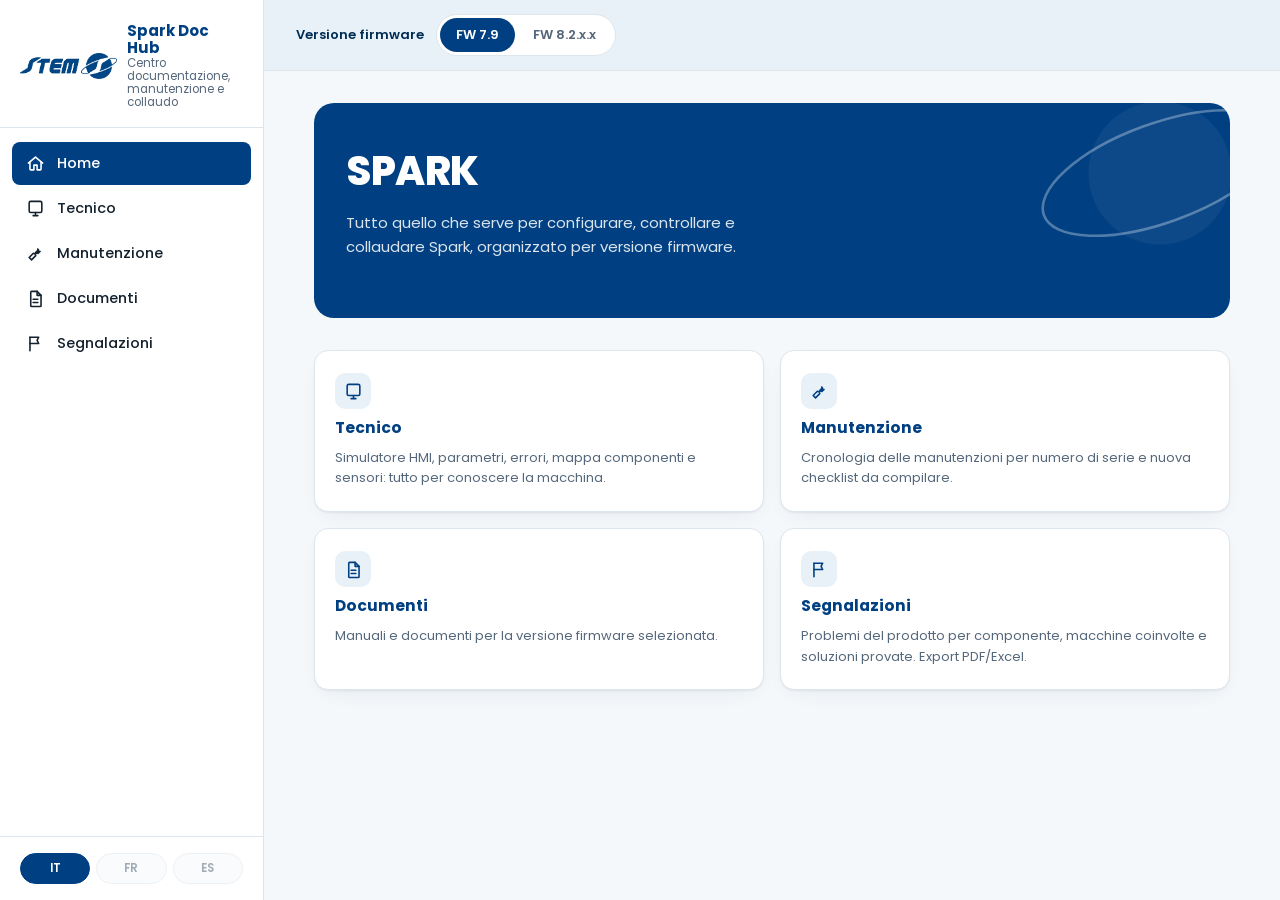
<file: index.html>
<!DOCTYPE html>
<html lang="it">
<head>
<meta charset="UTF-8">
<meta name="viewport" content="width=device-width, initial-scale=1.0, viewport-fit=cover">
<title>Spark Doc Hub — STEM</title>
<link rel="manifest" href="manifest.json">
<meta name="theme-color" content="#004682">
<link rel="icon" href="assets/icons/app/favicon.ico">
<link rel="icon" type="image/png" sizes="32x32" href="assets/icons/app/favicon-32.png">
<link rel="icon" type="image/png" sizes="16x16" href="assets/icons/app/favicon-16.png">
<link rel="apple-touch-icon" href="assets/icons/app/apple-touch-icon.png">
<meta name="apple-mobile-web-app-capable" content="yes">
<meta name="apple-mobile-web-app-status-bar-style" content="default">
<meta name="apple-mobile-web-app-title" content="Spark">
<link rel="stylesheet" href="css/style.css">
</head>
<body>

<div class="drawer-backdrop" id="drawerBackdrop"></div>

<div class="app-shell" id="appShell">

  <!-- SIDEBAR (desktop) / DRAWER (mobile) -->
  <aside class="sidebar" id="sidebar">
    <div class="sidebar-brand">
      <img src="assets/logo-stem.png" alt="STEM">
      <div class="brand-text">
        <strong data-i18n="appName">Spark Doc Hub</strong>
        <span data-i18n="tagline">Centro documentazione, checklist e collaudo</span>
      </div>
    </div>

    <nav class="sidebar-nav" id="sidebarNav">
      <button class="nav-item active" data-view="home">
        <span class="nav-icon">
          <svg viewBox="0 0 24 24" fill="none" stroke="currentColor" stroke-width="2" stroke-linecap="round" stroke-linejoin="round"><path d="M3 11.5 12 4l9 7.5"/><path d="M5 10v9a1 1 0 0 0 1 1h4v-6h4v6h4a1 1 0 0 0 1-1v-9"/></svg>
        </span>
        <span data-i18n="nav_home">Home</span>
      </button>
      <button class="nav-item" data-view="simulator" id="navSimulator">
        <span class="nav-icon">
          <svg viewBox="0 0 24 24" fill="none" stroke="currentColor" stroke-width="2" stroke-linecap="round" stroke-linejoin="round"><rect x="4" y="3" width="16" height="14" rx="2"/><path d="M9 21h6M12 17v4"/></svg>
        </span>
        <span data-i18n="nav_simulator">Simulatore</span>
      </button>
      <button class="nav-item" data-view="checklist">
        <span class="nav-icon">
          <svg viewBox="0 0 24 24" fill="none" stroke="currentColor" stroke-width="2" stroke-linecap="round" stroke-linejoin="round"><path d="M14.7 6.3a4 4 0 0 1-5.4 5.4L4 17l3 3 5.3-5.3a4 4 0 0 1 5.4-5.4l-2.6 2.6-2-2 2.6-2.6Z"/></svg>
        </span>
        <span data-i18n="nav_checklist">Manutenzione</span>
      </button>
      <button class="nav-item" data-view="documents">
        <span class="nav-icon">
          <svg viewBox="0 0 24 24" fill="none" stroke="currentColor" stroke-width="2" stroke-linecap="round" stroke-linejoin="round"><path d="M7 3h7l5 5v13a1 1 0 0 1-1 1H7a1 1 0 0 1-1-1V4a1 1 0 0 1 1-1Z"/><path d="M14 3v5h5"/><path d="M9 13h6M9 17h6"/></svg>
        </span>
        <span data-i18n="nav_documents">Documenti</span>
      </button>
      <button class="nav-item" data-view="issues">
        <span class="nav-icon">
          <svg viewBox="0 0 24 24" fill="none" stroke="currentColor" stroke-width="2" stroke-linecap="round" stroke-linejoin="round"><path d="M5 21V4"/><path d="M5 4h11l-2 4 2 4H5"/></svg>
        </span>
        <span data-i18n="nav_issues">Segnalazioni</span>
      </button>
    </nav>

    <div class="sidebar-footer">
      <div class="lang-switch" id="langSwitch">
        <button class="lang-pill active" data-lang="it">IT</button>
        <button class="lang-pill" data-lang="fr" disabled title="Presto disponibile">FR</button>
        <button class="lang-pill" data-lang="es" disabled title="Presto disponibile">ES</button>
      </div>
    </div>
  </aside>

  <!-- MAIN -->
  <div class="main">

    <div class="topbar">
      <button class="icon-btn" id="menuToggle" aria-label="Apri menu">
        <svg viewBox="0 0 24 24" fill="none" stroke="currentColor" stroke-width="2" stroke-linecap="round" stroke-linejoin="round"><path d="M4 6h16M4 12h16M4 18h16"/></svg>
      </button>
      <div class="topbar-brand">
        <img src="assets/logo-stem.png" alt="STEM">
        <strong data-i18n="appName">Spark Doc Hub</strong>
      </div>
      <div style="width:40px;"></div>
    </div>

    <div class="fw-bar">
      <span class="fw-label" data-i18n="fw_label">Versione firmware</span>
      <div class="fw-switch" id="fwSwitch"></div>
    </div>

    <div class="content">

      <!-- HOME -->
      <section class="view active" id="view-home">
        <div class="hero">
          <svg class="hero-orbit" viewBox="0 0 200 200" fill="none">
            <ellipse cx="100" cy="100" rx="95" ry="38" stroke="rgba(255,255,255,0.35)" stroke-width="2" transform="rotate(-20 100 100)"/>
            <circle cx="100" cy="100" r="55" fill="rgba(255,255,255,0.06)"/>
          </svg>
          <h1>SPARK</h1>
          <p data-i18n="home_intro">Tutto quello che serve per configurare, controllare e collaudare Spark, organizzato per versione firmware.</p>
        </div>

        <div class="module-grid">
          <button class="module-card" data-goto="simulator" id="cardSimulator">
            <span class="module-icon"><svg viewBox="0 0 24 24" fill="none" stroke="currentColor" stroke-width="2" stroke-linecap="round" stroke-linejoin="round"><rect x="4" y="3" width="16" height="14" rx="2"/><path d="M9 21h6M12 17v4"/></svg></span>
            <h3 data-i18n="nav_simulator">Simulatore</h3>
            <p data-i18n="sim_card_desc">Naviga il pannello Spark come sul dispositivo reale e fai pratica.</p>
          </button>
          <button class="module-card" data-goto="checklist">
            <span class="module-icon"><svg viewBox="0 0 24 24" fill="none" stroke="currentColor" stroke-width="2" stroke-linecap="round" stroke-linejoin="round"><path d="M14.7 6.3a4 4 0 0 1-5.4 5.4L4 17l3 3 5.3-5.3a4 4 0 0 1 5.4-5.4l-2.6 2.6-2-2 2.6-2.6Z"/></svg></span>
            <h3 data-i18n="nav_checklist">Manutenzione</h3>
            <p data-i18n="maint_card_desc">Cronologia delle manutenzioni per numero di serie e nuova checklist da compilare.</p>
          </button>
          <button class="module-card" data-goto="documents">
            <span class="module-icon"><svg viewBox="0 0 24 24" fill="none" stroke="currentColor" stroke-width="2" stroke-linecap="round" stroke-linejoin="round"><path d="M7 3h7l5 5v13a1 1 0 0 1-1 1H7a1 1 0 0 1-1-1V4a1 1 0 0 1 1-1Z"/><path d="M14 3v5h5"/><path d="M9 13h6M9 17h6"/></svg></span>
            <h3 data-i18n="nav_documents">Documenti</h3>
            <p>Manuali e documenti per la versione firmware selezionata.</p>
          </button>
          <button class="module-card" data-goto="issues">
            <span class="module-icon"><svg viewBox="0 0 24 24" fill="none" stroke="currentColor" stroke-width="2" stroke-linecap="round" stroke-linejoin="round"><path d="M5 21V4"/><path d="M5 4h11l-2 4 2 4H5"/></svg></span>
            <h3 data-i18n="nav_issues">Segnalazioni</h3>
            <p>Problemi del prodotto per componente, macchine coinvolte e soluzioni provate. Export PDF/Excel.</p>
          </button>
        </div>
      </section>

      <!-- SIMULATORE -->
      <section class="view" id="view-simulator">
        <div class="view-header">
          <h2 data-i18n="nav_simulator">Simulatore</h2>
        </div>

        <div class="global-search-box" id="globalSearchBox">
          <svg viewBox="0 0 24 24" fill="none" stroke="currentColor" stroke-width="2" stroke-linecap="round" stroke-linejoin="round"><circle cx="11" cy="11" r="7"/><path d="m21 21-4.3-4.3"/></svg>
          <input type="text" id="globalSearch" data-i18n-placeholder="global_search_placeholder" placeholder="Cerca un errore (codice o parola) o un parametro…" autocomplete="off">
          <div class="global-search-results" id="globalSearchResults"></div>
        </div>

        <div class="sim-mode-switch" id="simModeSwitch">
          <button class="sim-mode-pill active" data-sim-mode="panel">
            <span class="sim-mode-icon"><svg viewBox="0 0 24 24" fill="none" stroke="currentColor" stroke-width="2" stroke-linecap="round" stroke-linejoin="round"><rect x="3" y="4" width="18" height="12" rx="2"/><path d="M8 20h8M12 16v4"/></svg></span>
            <span data-i18n="sim_mode_panel">Simulatore HMI</span>
          </button>
          <button class="sim-mode-pill" data-sim-mode="components">
            <span class="sim-mode-icon"><svg viewBox="0 0 24 24" fill="none" stroke="currentColor" stroke-width="2" stroke-linecap="round" stroke-linejoin="round"><circle cx="12" cy="12" r="3"/><path d="M12 2v3M12 19v3M4.2 4.2l2.1 2.1M17.7 17.7l2.1 2.1M2 12h3M19 12h3M4.2 19.8l2.1-2.1M17.7 6.3l2.1-2.1"/></svg></span>
            <span data-i18n="sim_mode_components">Componenti</span>
          </button>
          <button class="sim-mode-pill" data-sim-mode="params">
            <span class="sim-mode-icon"><svg viewBox="0 0 24 24" fill="none" stroke="currentColor" stroke-width="2" stroke-linecap="round" stroke-linejoin="round"><path d="M4 6h16M4 12h16M4 18h16"/><circle cx="8" cy="6" r="1.5" fill="currentColor" stroke="none"/><circle cx="15" cy="12" r="1.5" fill="currentColor" stroke="none"/><circle cx="10" cy="18" r="1.5" fill="currentColor" stroke="none"/></svg></span>
            <span data-i18n="sim_mode_params">Parametri</span>
          </button>
          <button class="sim-mode-pill" data-sim-mode="errors">
            <span class="sim-mode-icon"><svg viewBox="0 0 24 24" fill="none" stroke="currentColor" stroke-width="2" stroke-linecap="round" stroke-linejoin="round"><path d="M12 3 2 20h20L12 3Z"/><path d="M12 10v4M12 17h.01"/></svg></span>
            <span data-i18n="sim_mode_errors">Errori</span>
          </button>
          <button class="sim-mode-pill" data-sim-mode="diagnostic">
            <span class="sim-mode-icon"><svg viewBox="0 0 24 24" fill="none" stroke="currentColor" stroke-width="2" stroke-linecap="round" stroke-linejoin="round"><path d="M3 12h4l3-8 4 16 3-8h4"/></svg></span>
            <span data-i18n="sim_mode_diagnostic">Diagnostica</span>
          </button>
        </div>

                <!-- Modalità: Simulatore HMI -->
        <div id="simPanelMode">
          <p class="map-intro" data-i18n="sim_panel_intro">Riproduce lo schermo del pannello Spark: naviga i menu come sul dispositivo reale.</p>
          <div class="access-card" id="accessLevels"></div>

          <div class="sim-fw-lock" id="simFwLock">
            <p data-i18n="sim_locked_msg">Il simulatore è disponibile solo con firmware 8.2.x.x selezionato in alto.</p>
          </div>

          <div class="device-wrap" id="simDeviceWrap">
            <div class="device-frame">
              <div class="device-notch">Spark</div>
              <div class="device-screen" id="deviceScreen"></div>
            </div>
          </div>
        </div>

        <!-- Sotto-sezioni di Componenti: Elenco / Mappa -->
        <div class="comp-sub-switch" id="compSubSwitch" style="display:none;">
          <button class="comp-sub-pill active" data-sub-mode="components" data-i18n="comp_sub_list">Elenco</button>
          <button class="comp-sub-pill" data-sub-mode="map" data-i18n="comp_sub_map">Mappa</button>
        </div>

        <!-- Modalità: Mappa Componenti (sotto-sezione di Componenti) -->
        <div id="simMapMode" style="display:none;">
          <p class="map-intro" data-i18n="map_intro">Scegli una vista, poi muoviti con le dita (o il mouse) e tocca un'etichetta per vederne il significato.</p>
          <div class="map-view-switch" id="mapViewSwitch"></div>
          <div class="map-viewport" id="mapViewport">
            <div class="map-canvas" id="mapCanvas">
              <img id="mapImage" alt="" draggable="false">
              <div id="mapHotspots"></div>
            </div>
          </div>
          <div class="map-zoom-controls">
            <button class="map-zoom-btn" id="mapZoomOut" aria-label="Zoom -">&minus;</button>
            <button class="map-zoom-btn" id="mapZoomReset" data-i18n="map_reset">Reimposta</button>
            <button class="map-zoom-btn" id="mapZoomIn" aria-label="Zoom +">+</button>
          </div>
          <div class="map-answer" id="mapAnswer" style="display:none;"></div>
        </div>

        <!-- Modalità: Parametri -->
        <div id="simParamsMode" style="display:none;">
          <p class="map-intro" data-i18n="params_intro">Parametri settabili da menu HMI. Tocca un parametro per vedere valori e descrizione.</p>
          <div class="param-list" id="paramList"></div>
        </div>

        <!-- Modalità: Errori -->
        <div id="simErrorsMode" style="display:none;">
          <p class="map-intro" data-i18n="errors_intro">Codici di errore/allarme del sistema, tradotti in italiano. Tocca un errore per aprire la sua scheda nella Diagnostica.</p>
          <div class="param-list" id="errorList"></div>
        </div>

        <!-- Modalità: Componenti / Sensori (struttura predisposta per contenuti futuri) -->
        <div id="simComponentsMode" style="display:none;">

          <!-- Vista lista -->
          <div id="componentsListView">
            <p class="map-intro" data-i18n="components_intro">Scheda tecnica di ogni componente/sensore: cosa fa, dove si trova, come si verifica.</p>


            <div class="filter-chip-row" id="componentFilterRow">
              <button class="filter-chip active" data-cat="all" data-i18n="cat_all">Tutti</button>
              <button class="filter-chip" data-cat="sensori" data-i18n="grp_sensori">Sensori</button>
              <button class="filter-chip" data-cat="movimento" data-i18n="grp_movimento">Motori e attuatori</button>
              <button class="filter-chip" data-cat="interfaccia" data-i18n="grp_interfaccia">Comandi e segnalazione</button>
              <button class="filter-chip" data-cat="elettronica" data-i18n="grp_elettronica">Elettronica e alimentazione</button>
            </div>

            <div id="componentsContainer"></div>
          </div>

          <!-- Vista dettaglio componente -->
          <div id="componentDetailView" style="display:none;">
            <button class="back-to-list-btn" id="componentBackBtn">
              <svg viewBox="0 0 24 24" fill="none" stroke="currentColor" stroke-width="2" stroke-linecap="round" stroke-linejoin="round"><path d="M19 12H5"/><path d="m11 18-6-6 6-6"/></svg>
              <span data-i18n="back_to_components">Torna ai componenti</span>
            </button>
            <div class="view-header">
              <h2 id="componentDetailTitle"></h2>
              <p id="componentDetailSub"></p>
            </div>
            <div id="componentMapLinkWrap" style="display:none; margin-bottom:16px;">
              <button class="map-link-btn" id="componentMapLinkBtn" type="button">
                <svg viewBox="0 0 24 24" fill="none" stroke="currentColor" stroke-width="2" stroke-linecap="round" stroke-linejoin="round"><path d="M12 21s-7-6.1-7-11a7 7 0 0 1 14 0c0 4.9-7 11-7 11Z"/><circle cx="12" cy="10" r="2.5"/></svg>
                <span data-i18n="see_on_map">Vedi sulla mappa</span>
              </button>
            </div>
            <div id="componentIssuesBlock"></div>
            <div id="componentDetailFields"></div>
          </div>

        </div>

        <!-- Modalità: Logica di funzionamento -->
        <div id="simSequenceMode" style="display:none;">

          <!-- Vista lista -->
          <div id="sequenceListView">
            <p class="map-intro" data-i18n="sequence_intro">La sequenza di carico e scarico descritta nella documentazione tecnica, passo per passo.</p>

            <div class="filter-chip-row" id="sequenceTypeRow">
              <button class="filter-chip active" data-seq="carico" data-i18n="sequence_carico">Carico</button>
              <button class="filter-chip" data-seq="scarico" data-i18n="sequence_scarico">Scarico</button>
            </div>

            <div id="sequenceContainer"></div>
          </div>

          <!-- Vista dettaglio passaggio -->
          <div id="sequenceDetailView" style="display:none;">
            <button class="back-to-list-btn" id="sequenceBackBtn">
              <svg viewBox="0 0 24 24" fill="none" stroke="currentColor" stroke-width="2" stroke-linecap="round" stroke-linejoin="round"><path d="M19 12H5"/><path d="m11 18-6-6 6-6"/></svg>
              <span data-i18n="back_to_sequence">Torna alla sequenza</span>
            </button>
            <div class="view-header">
              <h2 id="sequenceDetailTitle"></h2>
              <p id="sequenceDetailSub"></p>
            </div>
            <div id="sequenceDetailFields"></div>
          </div>

        </div>

        <!-- Modalità: Diagnostica guidata -->
        <div id="simDiagnosticMode" style="display:none;">

          <!-- 1. Scelta Carico / Scarico -->
          <div id="diagStartView">
            <p class="map-intro" data-i18n="diag_intro">Parti dal codice errore segnalato oppure dal passaggio del ciclo in cui si verifica il problema.</p>

            <h3 class="sub-heading" data-i18n="diag_from_error">Parto da un errore</h3>
            <div class="search-box diag-search">
              <svg viewBox="0 0 24 24" fill="none" stroke="currentColor" stroke-width="2" stroke-linecap="round" stroke-linejoin="round"><circle cx="11" cy="11" r="7"/><path d="m20 20-3.5-3.5"/></svg>
              <input type="text" id="diagErrorSearch" data-i18n-placeholder="diag_error_search_placeholder" placeholder="Codice o parola (es. L200)" autocomplete="off">
            </div>
            <div id="diagErrorResults"></div>

            <h3 class="sub-heading" data-i18n="diag_from_step">Parto da un passaggio</h3>
            <div id="diagTypeTiles"></div>
          </div>

          <!-- Scheda errore -->
          <div id="diagErrorView" style="display:none;">
            <button class="back-to-list-btn" id="diagErrorBackBtn">
              <svg viewBox="0 0 24 24" fill="none" stroke="currentColor" stroke-width="2" stroke-linecap="round" stroke-linejoin="round"><path d="M19 12H5"/><path d="m11 18-6-6 6-6"/></svg>
              <span data-i18n="diag_back">Indietro</span>
            </button>
            <div class="view-header">
              <h2 id="diagErrorTitle"></h2>
              <p id="diagErrorSub"></p>
            </div>
            <div id="diagErrorFields"></div>
          </div>

          <!-- 2. Elenco passaggi -->
          <div id="diagListView" style="display:none;">
            <button class="back-to-list-btn" id="diagListBackBtn">
              <svg viewBox="0 0 24 24" fill="none" stroke="currentColor" stroke-width="2" stroke-linecap="round" stroke-linejoin="round"><path d="M19 12H5"/><path d="m11 18-6-6 6-6"/></svg>
              <span data-i18n="diag_back_to_choice">Torna alla scelta</span>
            </button>
            <div class="filter-chip-row" id="diagTypeRow">
              <button class="filter-chip" data-diag-type="carico" data-i18n="sequence_carico">Carico</button>
              <button class="filter-chip" data-diag-type="scarico" data-i18n="sequence_scarico">Scarico</button>
            </div>
            <div id="diagStepsContainer"></div>
          </div>

          <!-- 3. Scheda diagnostica del passaggio -->
          <div id="diagStepView" style="display:none;">
            <button class="back-to-list-btn" id="diagStepBackBtn">
              <svg viewBox="0 0 24 24" fill="none" stroke="currentColor" stroke-width="2" stroke-linecap="round" stroke-linejoin="round"><path d="M19 12H5"/><path d="m11 18-6-6 6-6"/></svg>
              <span data-i18n="diag_back_to_steps">Torna ai passaggi</span>
            </button>
            <div class="view-header">
              <h2 id="diagStepTitle"></h2>
              <p id="diagStepSub"></p>
            </div>
            <div id="diagStepFields"></div>
          </div>

        </div>
      </section>

      <!-- MANUTENZIONE -->
      <section class="view" id="view-checklist">

        <!-- Vista lista -->
        <div id="maintenanceListView">
          <div class="view-header">
            <h2 data-i18n="nav_checklist">Manutenzione</h2>
            <p data-i18n="checklist_intro">Cronologia delle manutenzioni già effettuate, organizzata per numero di serie (SN).</p>
          </div>

          <div class="maint-actions">
            <a class="new-maint-btn" href="manutenzione-form.html">
              <svg viewBox="0 0 24 24" fill="none" stroke="currentColor" stroke-width="2" stroke-linecap="round" stroke-linejoin="round"><path d="M12 5v14M5 12h14"/></svg>
              <span data-i18n="new_maint_btn">Nuova manutenzione</span>
            </a>
            <button type="button" class="new-maint-btn secondary" id="weightCalBtn">
              <svg viewBox="0 0 24 24" fill="none" stroke="currentColor" stroke-width="2" stroke-linecap="round" stroke-linejoin="round"><path d="M12 3v18"/><path d="M5 7h14"/><path d="M5 7l-3 7a3 3 0 0 0 6 0Z"/><path d="M19 7l-3 7a3 3 0 0 0 6 0Z"/></svg>
              <span data-i18n="new_weight_cal_btn">Taratura peso</span>
            </button>
          </div>

          <h3 class="sub-heading" data-i18n="sn_history_heading">S/N</h3>
          <div id="checklistContainer"></div>

          <h3 class="sub-heading" data-i18n="procedures_heading">Procedure</h3>
          <div id="proceduresContainer"></div>
        </div>

        <!-- Vista cartella S/N -->
        <div id="snFolderView" style="display:none;">
          <button class="back-to-list-btn" id="snFolderBackBtn">
            <svg viewBox="0 0 24 24" fill="none" stroke="currentColor" stroke-width="2" stroke-linecap="round" stroke-linejoin="round"><path d="M19 12H5"/><path d="m11 18-6-6 6-6"/></svg>
            <span data-i18n="back_to_sn">Torna agli S/N</span>
          </button>
          <div class="view-header">
            <h2 id="snFolderTitle"></h2>
          </div>
          <div id="snFolderFiles"></div>
        </div>

        <!-- Vista dettaglio procedura -->
        <div id="procedureDetailView" style="display:none;">
          <button class="back-to-list-btn" id="procedureBackBtn">
            <svg viewBox="0 0 24 24" fill="none" stroke="currentColor" stroke-width="2" stroke-linecap="round" stroke-linejoin="round"><path d="M19 12H5"/><path d="m11 18-6-6 6-6"/></svg>
            <span data-i18n="back_to_procedures">Torna alle procedure</span>
          </button>
          <div class="view-header">
            <h2 id="procedureDetailTitle"></h2>
            <p id="procedureDetailIntro"></p>
          </div>
          <div class="procedure-steps" id="procedureDetailSteps"></div>
        </div>
      </section>

      <!-- DOCUMENTI -->
      <section class="view" id="view-documents">
        <div class="view-header">
          <h2 data-i18n="nav_documents">Documenti</h2>
          <p data-i18n="documents_intro">Documentazione disponibile per la versione firmware selezionata.</p>
        </div>
        <div id="documentsListView">
          <div id="documentsContainer"></div>
        </div>

        <!-- Cartella Versioni FW -->
        <div id="fwTableView" style="display:none;">
          <button class="back-to-list-btn" id="fwTableBackBtn">
            <svg viewBox="0 0 24 24" fill="none" stroke="currentColor" stroke-width="2" stroke-linecap="round" stroke-linejoin="round"><path d="M19 12H5"/><path d="m11 18-6-6 6-6"/></svg>
            <span data-i18n="back_to_documents">Torna ai documenti</span>
          </button>
          <div class="view-header">
            <h2 data-i18n="fw_table_title">Versioni FW</h2>
          </div>
          <div id="fwTableContainer"></div>
        </div>
      </section>

      <!-- SEGNALAZIONI (js/issues.js) -->
      <section class="view" id="view-issues">
        <!-- Elenco -->
        <div id="issuesListView">
          <div class="view-header">
            <h2 data-i18n="nav_issues">Segnalazioni</h2>
            <p>Problemi del prodotto collegati a componenti, errori e macchine, con le soluzioni provate. I dati restano su questo dispositivo: usa «Backup» per salvarli.</p>
          </div>
          <div class="iss-actions">
            <button type="button" class="new-maint-btn" id="issueNewBtn">
              <svg viewBox="0 0 24 24" fill="none" stroke="currentColor" stroke-width="2" stroke-linecap="round" stroke-linejoin="round"><path d="M12 5v14M5 12h14"/></svg>
              <span>Nuova segnalazione</span>
            </button>
          </div>
          <div class="iss-summary" id="issuesSummary"></div>

          <div class="search-box">
            <svg viewBox="0 0 24 24" fill="none" stroke="currentColor" stroke-width="2" stroke-linecap="round" stroke-linejoin="round"><circle cx="11" cy="11" r="7"/><path d="m20 20-3.5-3.5"/></svg>
            <input type="text" id="issueSearch" placeholder="Cerca per titolo, componente, errore, S/N…" autocomplete="off">
          </div>
          <div class="iss-filter-bar">
            <div class="filter-chip-row" id="issueStatusRow">
              <button class="filter-chip active" data-issue-status="open">Aperte</button>
              <button class="filter-chip" data-issue-status="closed">Chiuse</button>
              <button class="filter-chip" data-issue-status="all">Tutte</button>
            </div>
            <div class="iss-selects">
              <select id="issueFilterSeverity" class="iss-input">
                <option value="">Tutte le gravità</option>
                <option value="bloccante">Bloccante</option>
                <option value="alta">Alta</option>
                <option value="media">Media</option>
                <option value="bassa">Bassa</option>
              </select>
              <select id="issueFilterComponent" class="iss-input"></select>
            </div>
          </div>
          <div class="iss-list-head">
            <span id="issuesCount"></span>
            <div class="filter-chip-row" id="issueGroupRow">
              <button class="filter-chip active" data-issue-group="list">Elenco</button>
              <button class="filter-chip" data-issue-group="component">Per componente</button>
            </div>
          </div>
          <div id="issuesContainer"></div>

          <h3 class="sub-heading">Esporta e backup</h3>
          <p class="iss-muted">Report ed Excel contengono le segnalazioni filtrate qui sopra. Il backup contiene tutto.</p>
          <div class="iss-export">
            <button type="button" class="new-maint-btn secondary" id="issueExportPdf">Report PDF</button>
            <button type="button" class="new-maint-btn secondary" id="issueExportCsv">Excel (CSV)</button>
            <button type="button" class="new-maint-btn secondary" id="issueExportJson">Backup (.json)</button>
            <label class="new-maint-btn secondary">
              <input type="file" id="issueImportInput" accept=".json,application/json" hidden>
              Importa backup
            </label>
          </div>
        </div>

        <!-- Scheda segnalazione -->
        <div id="issueDetailView" style="display:none;">
          <button class="back-to-list-btn" id="issueDetailBackBtn">
            <svg viewBox="0 0 24 24" fill="none" stroke="currentColor" stroke-width="2" stroke-linecap="round" stroke-linejoin="round"><path d="M19 12H5"/><path d="m11 18-6-6 6-6"/></svg>
            <span>Torna alle segnalazioni</span>
          </button>
          <div class="view-header">
            <h2 id="issueDetailTitle"></h2>
            <p id="issueDetailSub"></p>
          </div>
          <div id="issueDetailFields"></div>
        </div>

        <!-- Nuova / modifica -->
        <div id="issueFormView" style="display:none;">
          <button class="back-to-list-btn" id="issueFormBackBtn">
            <svg viewBox="0 0 24 24" fill="none" stroke="currentColor" stroke-width="2" stroke-linecap="round" stroke-linejoin="round"><path d="M19 12H5"/><path d="m11 18-6-6 6-6"/></svg>
            <span>Annulla</span>
          </button>
          <div class="view-header">
            <h2 id="issueFormTitle">Nuova segnalazione</h2>
          </div>
          <div id="issueFormFields"></div>
        </div>
      </section>

    </div>
  </div>
</div>

<script src="js/data.js"></script>
<script src="js/storage.js"></script>
<script src="js/fleet.js"></script>
<script src="js/issues.js"></script>
<script src="js/app.js"></script>
<script>
  if ("serviceWorker" in navigator) {
    window.addEventListener("load", () => navigator.serviceWorker.register("sw.js"));
  }
</script>
</body>
</html>
</file>
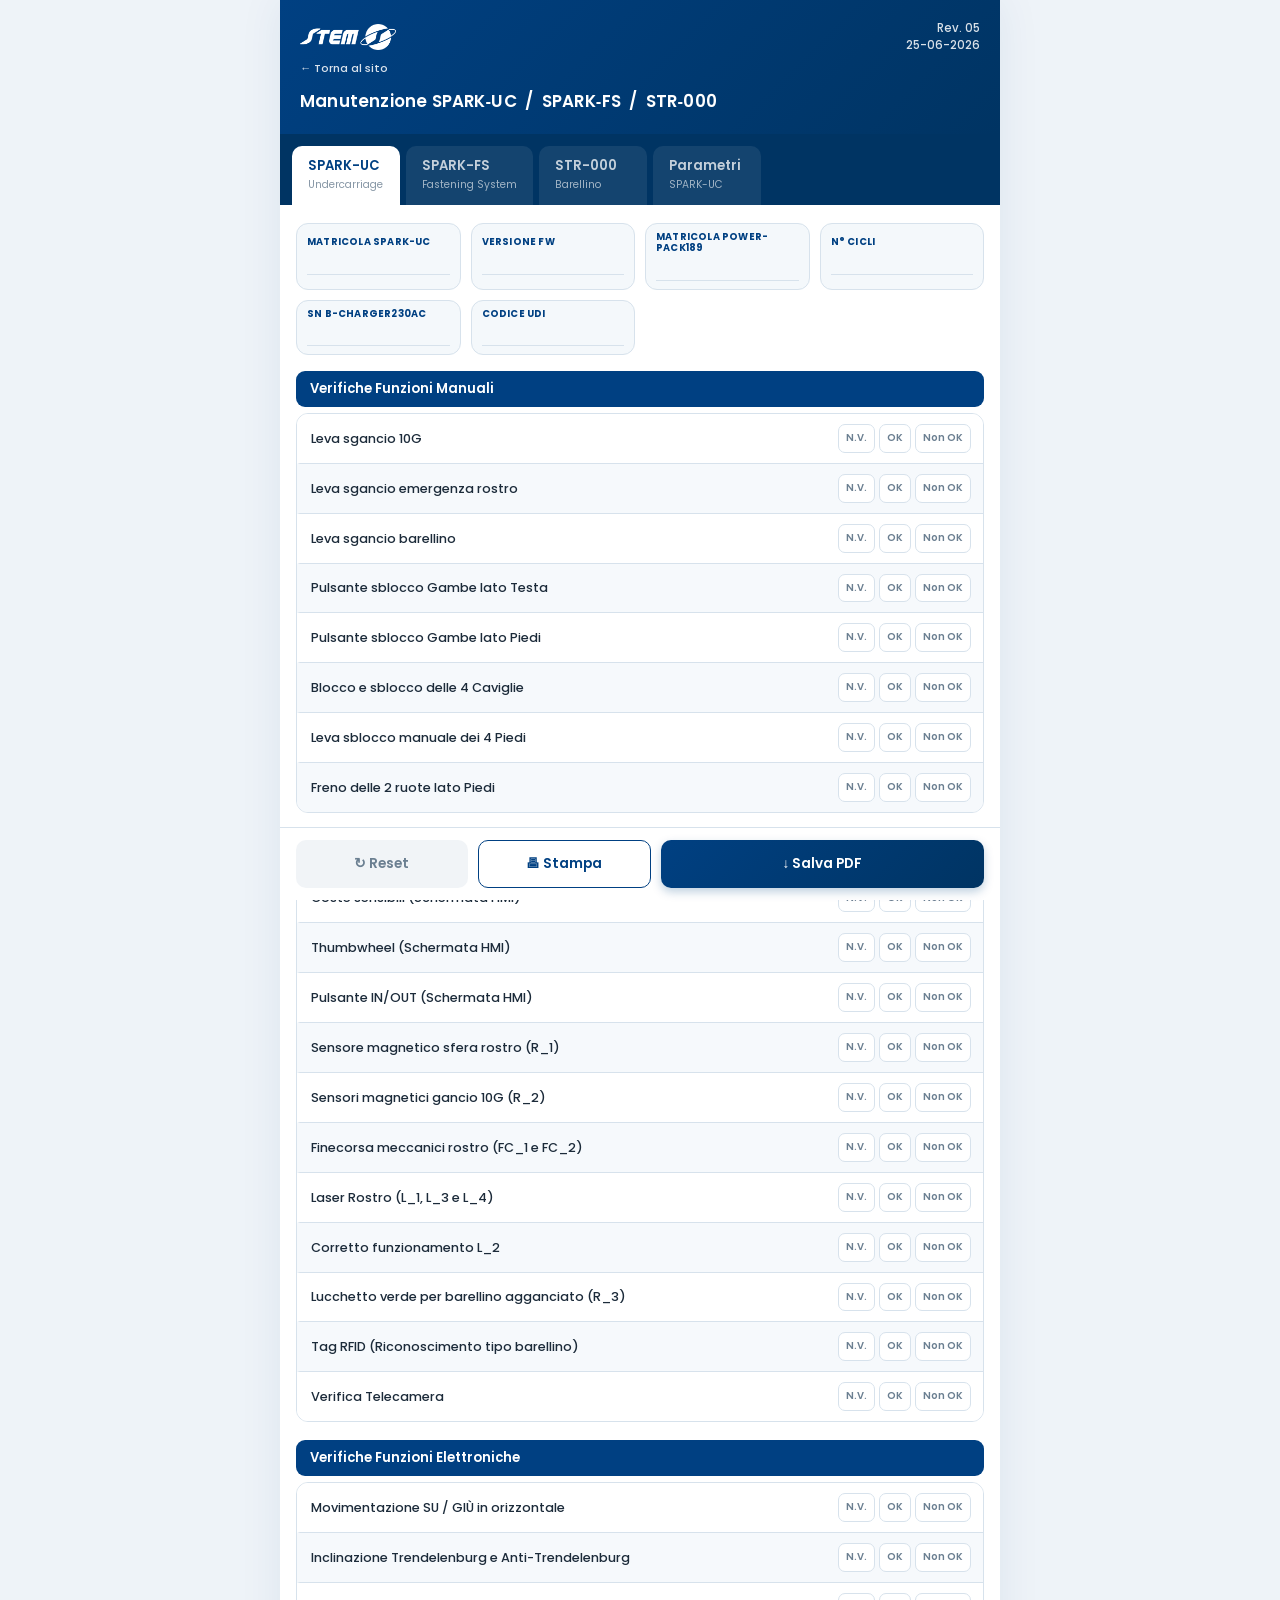
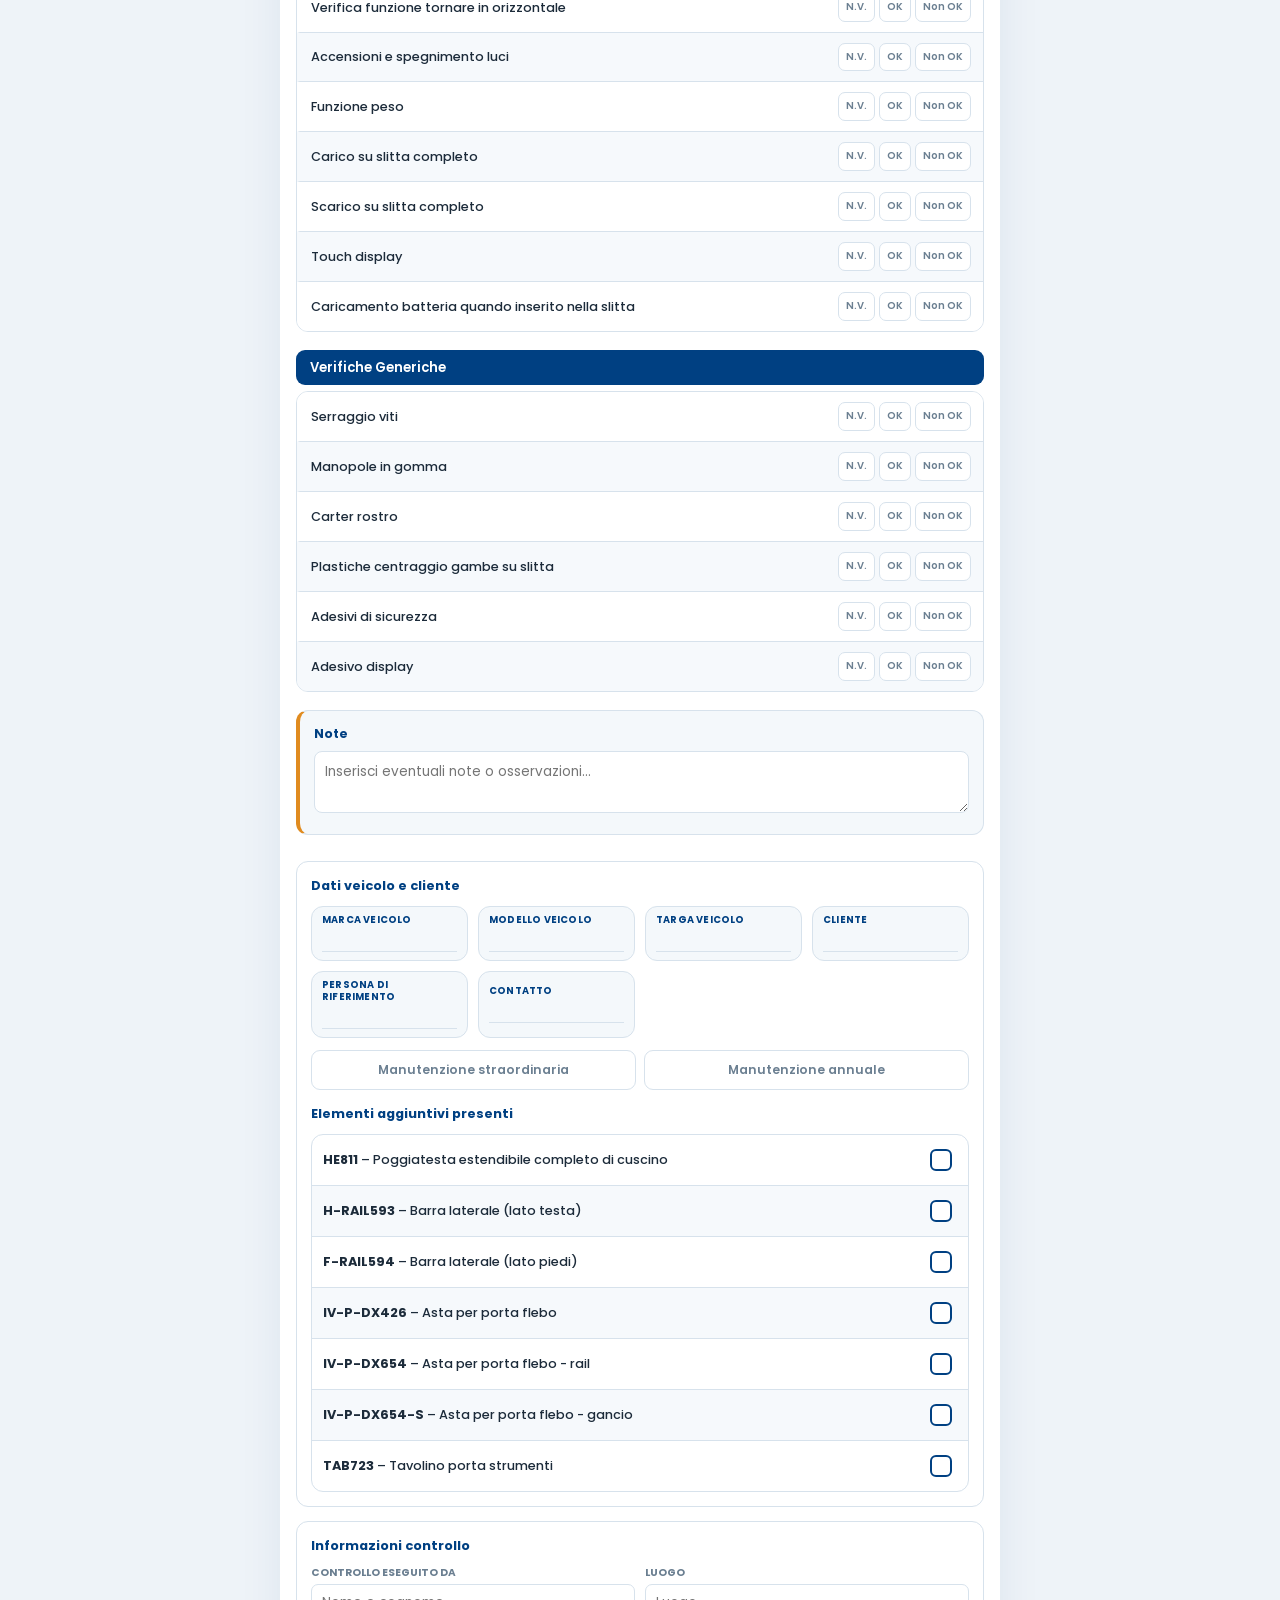
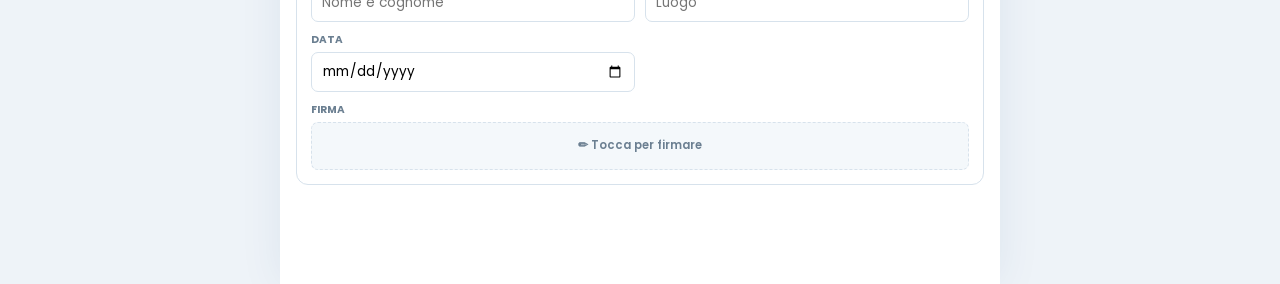
<file: manutenzione-form.html>
<!DOCTYPE html>
<html lang="it">
<head>
<meta charset="UTF-8">
<meta name="viewport" content="width=device-width, initial-scale=1.0, maximum-scale=1.0, viewport-fit=cover">
<title>Checklist Manutenzione SPARK</title>
<link rel="manifest" href="manifest.json">
<meta name="theme-color" content="#004682">
<link rel="icon" href="assets/icons/app/favicon.ico">
<link rel="apple-touch-icon" href="assets/icons/app/apple-touch-icon.png">
<meta name="apple-mobile-web-app-capable" content="yes">
<meta name="apple-mobile-web-app-title" content="Spark">
<style>
  @import url('https://fonts.googleapis.com/css2?family=Poppins:wght@400;500;600;700&display=swap');

  :root {
    --primary: #004082;
    --primary-dark: #003463;
    --primary-light: #e7eff7;
    --primary-lighter: #f4f8fb;
    --border: #d7e2ec;
    --ok: #1e9e5a;
    --ok-bg: #e7f7ef;
    --nok: #d64545;
    --nok-bg: #fceaea;
    --nv: #909fac;
    --nv-bg: #eef1f4;
    --text: #1c2b3a;
    --text-mute: #6b7f91;
    --radius: 12px;
  }

  * { box-sizing: border-box; -webkit-tap-highlight-color: transparent; }

  html, body {
    margin: 0; padding: 0;
    font-family: 'Poppins', 'Segoe UI', Arial, sans-serif;
    background: #eef3f8;
    color: var(--text);
    line-height: 1.5;
    -webkit-font-smoothing: antialiased;
  }

  .app {
    max-width: 720px;
    margin: 0 auto;
    background: #ffffff;
    min-height: 100vh;
    box-shadow: 0 0 40px rgba(0,70,130,0.08);
  }

  /* HEADER */
  header.top {
    background: linear-gradient(135deg, var(--primary) 0%, var(--primary-dark) 100%);
    color: #fff;
    padding: 20px 20px 18px;
    position: sticky;
    top: 0;
    z-index: 30;
  }
  header.top .top-row {
    display: flex;
    align-items: center;
    justify-content: space-between;
    gap: 12px;
  }
  header.top .brand {
    display: flex;
    align-items: center;
    gap: 10px;
  }
  header.top .brand img {
    height: 26px;
    filter: brightness(0) invert(1);
  }
  header.top h1 {
    font-size: 1.05rem;
    font-weight: 600;
    margin: 10px 0 2px;
    letter-spacing: 0.2px;
  }
  header.top .rev {
    font-size: 0.72rem;
    opacity: 0.85;
    font-weight: 500;
  }
  header.top .back-to-site {
    display: inline-block;
    color: rgba(255,255,255,0.85);
    font-size: 0.7rem;
    font-weight: 500;
    text-decoration: none;
    margin-top: 2px;
  }
  header.top .back-to-site:hover { color: #fff; text-decoration: underline; }

  /* TABS */
  nav.tabs {
    display: flex;
    gap: 6px;
    overflow-x: auto;
    padding: 12px 12px 0;
    background: var(--primary-dark);
    scrollbar-width: none;
  }
  nav.tabs::-webkit-scrollbar { display: none; }
  .product-tab {
    flex: 0 0 auto;
    background: rgba(255,255,255,0.08);
    border: none;
    color: rgba(255,255,255,0.75);
    padding: 10px 16px 12px;
    border-radius: 10px 10px 0 0;
    font-family: inherit;
    cursor: pointer;
    display: flex;
    flex-direction: column;
    align-items: flex-start;
    min-width: 108px;
    transition: background .2s ease, color .2s ease;
  }
  .product-tab .tab-name { font-size: 0.82rem; font-weight: 600; }
  .product-tab .tab-desc { font-size: 0.65rem; opacity: 0.8; margin-top: 1px; }
  .product-tab.active {
    background: #fff;
    color: var(--primary);
  }
  .product-tab.active .tab-desc { color: var(--text-mute); }

  /* MAIN */
  main { padding: 18px 16px 8px; }
  .tab-wrapper { display: none; }
  .tab-wrapper.active { display: block; }
  .print-product-title { display: none; }

  .info-grid {
    display: grid;
    grid-template-columns: repeat(auto-fit, minmax(140px, 1fr));
    gap: 10px;
    margin-bottom: 16px;
    align-items: stretch;
  }
  .info-field {
    background: var(--primary-lighter);
    border: 1px solid var(--border);
    border-radius: var(--radius);
    padding: 7px 10px 8px;
    display: flex;
    flex-direction: column;
    gap: 2px;
    justify-content: center;
  }
  .info-field label {
    font-size: 0.6rem;
    font-weight: 700;
    text-transform: uppercase;
    letter-spacing: 0.2px;
    color: var(--primary);
    white-space: normal;
    line-height: 1.2;
  }
  .info-field input, .info-field select {
    width: 100%;
    border: none;
    border-bottom: 1px solid var(--border);
    background: transparent;
    font-size: 0.88rem;
    font-family: inherit;
    color: var(--text);
    outline: none;
    padding: 2px 0 1px;
  }
  .info-field select { -webkit-appearance: none; appearance: none; border-radius: 0; cursor: pointer;
    background: transparent url("data:image/svg+xml,%3Csvg xmlns='http://www.w3.org/2000/svg' viewBox='0 0 24 24' fill='none' stroke='%23667' stroke-width='2'%3E%3Cpath d='m6 9 6 6 6-6'/%3E%3C/svg%3E") no-repeat right 0 center / 14px; padding-right: 16px; }
  .info-field:focus-within { border-color: var(--primary); }
  input[type="number"]::-webkit-outer-spin-button,
  input[type="number"]::-webkit-inner-spin-button { -webkit-appearance: none; margin: 0; }
  input[type="number"] { -moz-appearance: textfield; }

  /* SECTIONS */
  .section { margin-bottom: 18px; }
  .section-title {
    background: var(--primary);
    color: #fff;
    padding: 8px 8px 8px 14px;
    font-size: 0.82rem;
    font-weight: 600;
    border-radius: 9px;
    margin-bottom: 6px;
  }

  .item-list {
    display: flex;
    flex-direction: column;
    background: #fff;
    border: 1px solid var(--border);
    border-radius: var(--radius);
    overflow: hidden;
  }
  .check-item {
    background: #fff;
    border-bottom: 1px solid var(--border);
    border-left: 3px solid transparent;
    padding: 10px 12px 10px 11px;
    display: flex;
    align-items: center;
    justify-content: space-between;
    gap: 8px;
    transition: border-color .15s ease, background .15s ease;
  }
  .item-list .check-item:nth-child(even) { background: #f6f9fc; }
  .item-list .check-item:last-child { border-bottom: none; }
  .check-item.state-ok { background: var(--ok-bg) !important; border-left-color: var(--ok); }
  .check-item.state-nok { background: var(--nok-bg) !important; border-left-color: var(--nok); }
  .check-item.state-nv { border-left-color: transparent; }

  .item-desc {
    font-size: 0.8rem;
    font-weight: 500;
    color: var(--text);
    flex: 1;
    min-width: 0;
  }

  .option-group {
    display: flex;
    gap: 4px;
    flex-shrink: 0;
  }
  .option {
    text-align: center;
    padding: 6px 7px;
    border-radius: 7px;
    border: 1.5px solid var(--border);
    background: #fff;
    font-size: 0.62rem;
    font-weight: 600;
    color: var(--text-mute);
    cursor: pointer;
    user-select: none;
    white-space: nowrap;
    transition: all .15s ease;
  }
  .option input { display: none; }
  .option.opt-ok.selected { background: var(--ok); border-color: var(--ok); color: #fff; }
  .option.opt-nok.selected { background: var(--nok); border-color: var(--nok); color: #fff; }
  .option.opt-nv.selected { background: var(--nv); border-color: var(--nv); color: #fff; }
  .option:active { transform: scale(0.96); }

  /* NOTES */
  .notes-section {
    background: var(--primary-lighter);
    border: 1px solid var(--border);
    border-left: 4px solid #e08b1f;
    border-radius: var(--radius);
    padding: 14px;
    margin: 4px 0 18px;
  }
  .notes-section label {
    display: block;
    font-size: 0.78rem;
    font-weight: 700;
    color: var(--primary);
    margin-bottom: 8px;
  }
  .notes-section textarea {
    width: 100%;
    min-height: 60px;
    border: 1px solid var(--border);
    border-radius: 8px;
    padding: 10px;
    font-family: inherit;
    font-size: 0.85rem;
    resize: vertical;
    outline: none;
  }
  .notes-section textarea:focus { border-color: var(--primary); }

  /* SIGNATURE */
  .signature-block {
    background: #fff;
    border: 1px solid var(--border);
    border-radius: var(--radius);
    padding: 14px;
    margin: 4px 16px 18px;
  }
  .signature-block-title {
    font-size: 0.8rem;
    font-weight: 700;
    color: var(--primary);
    margin-bottom: 10px;
  }
  .signature-grid {
    display: grid;
    grid-template-columns: 1fr 1fr;
    gap: 10px;
  }
  .sig-firma { grid-column: 1 / -1; }
  .sig-field label {
    display: block;
    font-size: 0.65rem;
    font-weight: 700;
    text-transform: uppercase;
    color: var(--text-mute);
    margin-bottom: 4px;
  }
  .sig-field input {
    width: 100%;
    border: 1px solid var(--border);
    border-radius: 7px;
    padding: 8px 10px;
    font-family: inherit;
    font-size: 0.85rem;
    outline: none;
  }
  .sig-field input:focus { border-color: var(--primary); }

  .firma-btn {
    display: flex;
    align-items: center;
    justify-content: center;
    width: 100%;
    border: 1.5px dashed var(--border);
    border-radius: 7px;
    height: 48px;
    background: var(--primary-lighter);
    cursor: pointer;
    padding: 0;
    font-family: inherit;
    transition: border-color .15s ease, background .15s ease;
  }
  .firma-btn:hover { border-color: var(--primary); }
  .firma-btn-placeholder {
    font-size: 0.72rem;
    font-weight: 600;
    color: var(--text-mute);
  }
  .firma-btn.signed {
    border: 1px solid var(--ok);
    background: #fff;
    cursor: pointer;
  }
  .firma-preview {
    max-height: 42px;
    max-width: 100%;
    object-fit: contain;
  }

  /* PARAMETRI TAB */
  .param-item {
    display: flex;
    align-items: center;
    justify-content: space-between;
    gap: 10px;
    padding: 9px 12px;
    border-bottom: 1px solid var(--border);
  }
  .item-list .param-item:nth-child(even) { background: #f6f9fc; }
  .item-list .param-item:last-child { border-bottom: none; }
  .param-info { flex: 1; min-width: 0; }
  .param-code {
    font-size: 0.78rem;
    font-weight: 700;
    color: var(--text);
    letter-spacing: 0.2px;
  }
  .param-desc {
    font-size: 0.68rem;
    color: var(--text-mute);
    margin-top: 1px;
  }
  .param-values {
    display: flex;
    gap: 6px;
    flex-shrink: 0;
  }
  .param-field {
    display: flex;
    flex-direction: column;
    align-items: center;
    gap: 2px;
  }
  .param-field label {
    font-size: 0.55rem;
    font-weight: 700;
    text-transform: uppercase;
    color: var(--text-mute);
  }
  .param-field input {
    width: 64px;
    text-align: center;
    border: 1.5px solid var(--border);
    border-radius: 7px;
    padding: 6px 4px;
    font-family: inherit;
    font-size: 0.78rem;
    color: var(--text);
    outline: none;
  }
  .param-field input:focus { border-color: var(--primary); }

  /* EXTRA BLOCK (vehicle/client + additional elements) */
  .extra-block {
    background: #fff;
    border: 1px solid var(--border);
    border-radius: var(--radius);
    padding: 14px;
    margin: 0 16px 14px;
  }
  .extra-block-title {
    font-size: 0.8rem;
    font-weight: 700;
    color: var(--primary);
    margin-bottom: 10px;
  }
  .extra-block-title-sub { margin-top: 14px; }
  .extra-block .info-grid { margin-bottom: 12px; }
  .extra-block .info-grid:last-child { margin-bottom: 0; }

  .toggle-pill-group {
    display: flex;
    gap: 8px;
    flex-wrap: wrap;
  }
  .toggle-pill {
    flex: 1;
    min-width: 150px;
    text-align: center;
    padding: 10px 8px;
    border-radius: 9px;
    border: 1.5px solid var(--border);
    background: #fff;
    font-size: 0.76rem;
    font-weight: 600;
    color: var(--text-mute);
    cursor: pointer;
    user-select: none;
    transition: all .15s ease;
  }
  .toggle-pill input { display: none; }
  .toggle-pill.selected { background: var(--primary); border-color: var(--primary); color: #fff; }

  .simple-check-item {
    display: flex;
    align-items: center;
    justify-content: space-between;
    gap: 10px;
    padding: 10px 12px 10px 11px;
    border-bottom: 1px solid var(--border);
  }
  .item-list .simple-check-item:nth-child(even) { background: #f6f9fc; }
  .item-list .simple-check-item:last-child { border-bottom: none; }
  .simple-check-item .item-desc { margin-bottom: 0; flex: 1; }
  .simple-check {
    flex-shrink: 0;
    display: flex;
    align-items: center;
    cursor: pointer;
    padding: 4px;
  }
  .simple-check input { display: none; }
  .simple-check .box {
    width: 22px;
    height: 22px;
    border: 2px solid var(--primary);
    border-radius: 6px;
    background: #fff;
    display: block;
    position: relative;
    transition: all .15s ease;
  }
  .simple-check input:checked + .box { background: var(--ok); border-color: var(--ok); }
  .simple-check input:checked + .box::after {
    content: '';
    position: absolute;
    left: 6px; top: 2px;
    width: 6px; height: 11px;
    border: solid #fff;
    border-width: 0 2.5px 2.5px 0;
    transform: rotate(45deg);
  }

  /* FIRMA MODAL */
  .firma-modal-overlay {
    display: none;
    position: fixed;
    inset: 0;
    background: rgba(15, 30, 45, 0.55);
    z-index: 100;
    align-items: center;
    justify-content: center;
    padding: 20px;
  }
  .firma-modal-overlay.open { display: flex; }
  .firma-modal {
    background: #fff;
    border-radius: 16px;
    padding: 16px;
    width: 100%;
    max-width: 480px;
    box-shadow: 0 12px 40px rgba(0,0,0,0.25);
  }
  .firma-modal-title {
    font-size: 0.9rem;
    font-weight: 700;
    color: var(--primary);
    margin-bottom: 10px;
  }
  .firma-canvas-wrap {
    border: 1.5px solid var(--border);
    border-radius: 10px;
    overflow: hidden;
    background: #fff;
    touch-action: none;
  }
  .firma-canvas {
    display: block;
    width: 100%;
    height: 220px;
    touch-action: none;
    cursor: crosshair;
  }
  .firma-modal-actions {
    display: flex;
    gap: 8px;
    margin-top: 12px;
  }
  .btn-firma-action {
    flex: 1;
    border: none;
    border-radius: 9px;
    padding: 11px 8px;
    font-family: inherit;
    font-size: 0.8rem;
    font-weight: 600;
    cursor: pointer;
  }
  .btn-firma-cancel { background: #f1f4f7; color: var(--text-mute); }
  .btn-firma-clear { background: var(--nv-bg); color: #7a5a10; }
  .btn-firma-confirm { background: var(--primary); color: #fff; }

  /* MODALE USCITA SENZA SALVARE */
  .exit-modal-overlay {
    display: none;
    position: fixed;
    inset: 0;
    background: rgba(15, 30, 45, 0.55);
    z-index: 100002;
    align-items: center;
    justify-content: center;
    padding: 20px;
  }
  .exit-modal-overlay.open { display: flex; }
  .exit-modal {
    background: #fff;
    border-radius: 16px;
    padding: 20px;
    width: 100%;
    max-width: 420px;
    box-shadow: 0 12px 40px rgba(0,0,0,0.25);
  }
  .exit-modal-title {
    font-size: 0.95rem;
    font-weight: 700;
    color: var(--primary);
    margin: 0 0 8px;
  }
  .exit-modal-text {
    font-size: 0.78rem;
    color: var(--text-mute);
    margin: 0 0 16px;
  }
  .exit-modal-actions { display: flex; gap: 10px; }
  .btn-exit-no { background: #f1f4f7; color: var(--text); }
  .btn-exit-yes { background: var(--nok); color: #fff; }
  @media print { .exit-modal-overlay { display: none !important; } }

  /* ACTION BAR */
  .action-bar {
    position: sticky;
    bottom: 0;
    background: #fff;
    border-top: 1px solid var(--border);
    padding: 12px 16px calc(12px + env(safe-area-inset-bottom));
    display: flex;
    gap: 10px;
    z-index: 30;
  }
  .btn {
    flex: 1;
    border: none;
    border-radius: 10px;
    padding: 13px 10px;
    font-family: inherit;
    font-size: 0.85rem;
    font-weight: 600;
    cursor: pointer;
    display: flex;
    align-items: center;
    justify-content: center;
    gap: 6px;
    transition: transform .15s ease, box-shadow .15s ease;
  }
  .btn:active { transform: scale(0.97); }
  .btn-pdf {
    background: linear-gradient(135deg, var(--primary), var(--primary-dark));
    color: #fff;
    flex: 2;
    box-shadow: 0 4px 10px rgba(0,70,130,0.25);
  }
  .btn-reset {
    background: #f1f4f7;
    color: var(--text-mute);
  }

  .btn-print {
    background: #fff;
    color: var(--primary);
    border: 1.5px solid var(--primary);
  }
  .btn:disabled { opacity: 0.6; cursor: wait; }

  .pdf-busy {
    position: fixed; inset: 0;
    background: rgba(12, 30, 48, 0.55);
    display: none; align-items: center; justify-content: center;
    z-index: 100000;
  }
  .pdf-busy.open { display: flex; }
  .pdf-busy-box {
    background: #fff; border-radius: 14px; padding: 22px 26px;
    font-size: 0.85rem; font-weight: 600; color: var(--primary);
    display: flex; align-items: center; gap: 12px;
    box-shadow: 0 10px 30px rgba(0,0,0,0.2);
  }
  .pdf-busy-spinner {
    width: 20px; height: 20px; border-radius: 50%;
    border: 3px solid var(--primary-light); border-top-color: var(--primary);
    animation: pdfspin 0.8s linear infinite;
  }
  @keyframes pdfspin { to { transform: rotate(360deg); } }

  .toast {
    position: fixed; left: 50%; bottom: calc(90px + env(safe-area-inset-bottom));
    transform: translateX(-50%) translateY(20px);
    background: var(--text); color: #fff; font-size: 0.78rem;
    padding: 10px 16px; border-radius: 10px; max-width: 90vw; text-align: center;
    opacity: 0; pointer-events: none; transition: opacity .2s ease, transform .2s ease;
    z-index: 100001;
  }
  .toast.show { opacity: 1; transform: translateX(-50%) translateY(0); }
  .toast.error { background: var(--nok); }

  /* Durante la generazione del PDF le regole di @media print vengono
     replicate sotto body.pdf-export (vedi buildPdfExportStyles nello script).
     Qui solo gli aggiustamenti che la stampa non ha bisogno di fare. */
  /* Stessa larghezza del foglio A4 al netto dei margini (210 - 2×8 mm):
     il layout misurato è identico a quello stampato su PC e su telefono. */
  body.pdf-export .app { min-height: 0; width: 194mm !important; max-width: none !important; margin: 0 !important; }
  body.pdf-export .check-item { flex-wrap: nowrap; }
  body.pdf-export .option-group { width: auto; }
  body.pdf-export .option { flex: 0 0 auto; }
  /* Evita titoli orfani a fine pagina: prima di ogni titolo viene inserito
     un elemento invisibile, alto zero nel layout, il cui box copre il titolo
     e le prime righe che seguono. Se quel box finisce a cavallo di due
     pagine, html2pdf sposta tutto alla pagina successiva. */
  .pdf-keep { display: block; height: 0; pointer-events: none; }
  /* Firma leggibile nel PDF (in stampa resta com'è) */
  body.pdf-export .firma-btn { height: 34px !important; }
  body.pdf-export .firma-preview { max-height: 30px !important; }
  .pdf-keep-product { padding-bottom: 90px; margin-bottom: -90px; }
  .pdf-keep-section { padding-bottom: 42px; margin-bottom: -42px; }

  .save-note {
    text-align: center;
    font-size: 0.68rem;
    color: var(--text-mute);
    padding: 6px 0 2px;
  }

  /* PRINT / PDF EXPORT */
  @media print {
    @page { size: A4; margin: 6mm 8mm; }
    header.top { position: static; padding: 0 0 4px; background: none !important; color: var(--primary) !important; border-bottom: 2px solid var(--primary); border-radius: 0; }
    header.top .brand img { filter: none; height: 18px; }
    header.top h1 { font-size: 0.76rem; margin: 2px 0 0; color: var(--primary); }
    header.top .rev { color: var(--primary); font-size: 0.56rem; }
    header.top .back-to-site { display: none !important; }
    nav.tabs { display: none !important; }
    .action-bar { display: none !important; }
    .save-note { display: none !important; }
    .tab-wrapper { display: block !important; margin-top: 3px; }
    .print-product-title {
      display: block !important;
      color: var(--primary);
      font-size: 0.8rem;
      font-weight: 700;
      border-top: 1.5px solid var(--primary);
      padding-top: 3px;
      margin-bottom: 2px;
    }
    .app { box-shadow: none; max-width: 100%; }
    body { background: #fff; }
    main { padding: 2px 0 0; }

    .info-grid { grid-template-columns: repeat(4, 1fr); gap: 4px; margin-bottom: 3px; }
    .info-field { padding: 3px 8px; border-radius: 4px; gap: 1px; }
    .info-field label { font-size: 0.48rem; }
    .info-field input, .info-field select { font-size: 0.6rem; padding: 0; }
    .info-field select { background-image: none; }

    .section { margin-bottom: 2px; }
    .section-title { padding: 2.5px 6px 2.5px 8px; font-size: 0.6rem; border-radius: 4px; margin-bottom: 2px; break-after: avoid; break-inside: avoid; }

    .item-list { border-radius: 4px; }
    .check-item { padding: 1.5px 6px 1.5px 8px; gap: 6px; break-inside: avoid; }
    .item-desc { font-size: 0.63rem; line-height: 1.15; }
    .option-group { gap: 3px; }
    .option { padding: 2px 5px; font-size: 0.53rem; border-radius: 4px; min-width: 34px; }

    .notes-section { padding: 4px 8px; margin: 2px 0 3px; break-inside: avoid; }
    .notes-section label { font-size: 0.58rem; margin-bottom: 2px; }
    .notes-section textarea { min-height: 22px; font-size: 0.58rem; padding: 3px; }
    .notes-section.print-hide { display: none !important; }
    .param-item.print-hide, .section.print-hide, .tab-wrapper.print-hide { display: none !important; }

    .signature-block { padding: 4px 8px; margin: 2px 0 0; break-inside: avoid; }
    .signature-block-title { font-size: 0.62rem; margin-bottom: 2px; }
    .signature-grid { grid-template-columns: 1.1fr 1fr 0.8fr 1.3fr; gap: 8px; align-items: end; }
    .sig-firma { grid-column: auto; }
    .sig-field label { font-size: 0.48rem; margin-bottom: 1px; }
    .sig-field input { font-size: 0.6rem; padding: 2px 5px; }
    .firma-btn { height: 16px; border-radius: 4px; }
    .firma-btn-placeholder { font-size: 0.5rem; }
    .firma-preview { max-height: 15px; }
    .firma-modal-overlay { display: none !important; }

    .extra-block { margin: 0 0 3px; padding: 4px 8px; break-inside: avoid; }
    .extra-block-title { font-size: 0.62rem; margin-bottom: 2px; }
    .extra-block-title-sub { margin-top: 4px; }
    .extra-block .info-grid { margin-bottom: 2px; }
    .toggle-pill-group { gap: 4px; }
    .toggle-pill { padding: 2px 6px; font-size: 0.56rem; border-radius: 4px; min-width: 0; }
    .extra-elements-list { column-count: 2; column-gap: 18px; }
    .extra-elements-list.item-list { display: block; }
    .simple-check-item { padding: 1.5px 6px 1.5px 8px; break-inside: avoid; }
    .simple-check-item .item-desc { font-size: 0.6rem; }
    .simple-check .box { width: 11px; height: 11px; border-width: 1.3px; border-radius: 3px; }
    .simple-check input:checked + .box::after { left: 3px; top: 1px; width: 3px; height: 5.5px; border-width: 0 1.3px 1.3px 0; }

    .param-item { padding: 2px 6px 2px 8px; gap: 6px; break-inside: avoid; }
    .param-code { font-size: 0.6rem; }
    .param-desc { font-size: 0.52rem; }
    .param-field label { font-size: 0.42rem; }
    .param-field input { width: 38px; font-size: 0.55rem; padding: 1px 2px; }
  }

  @media (max-width: 380px) {
    .signature-grid { grid-template-columns: 1fr; }
    .check-item { flex-wrap: wrap; }
    .option-group { width: 100%; justify-content: stretch; }
    .option { flex: 1; font-size: 0.6rem; padding: 6px 3px; }
  }
</style>
</head>
<body>
<div class="app">

  <header class="top">
    <div class="top-row">
      <div class="brand">
        <img src="[data-uri]" alt="STEM">
      </div>
      <div class="rev" style="text-align:right">Rev. 05<br>25-06-2026</div>
    </div>
    <a href="index.html" class="back-to-site">&larr; Torna al sito</a>
    <h1>Manutenzione SPARK&#8209;UC &nbsp;/&nbsp; SPARK&#8209;FS &nbsp;/&nbsp; STR&#8209;000</h1>
  </header>

  <nav class="tabs">
    
        <button class="product-tab active" data-tab="spark-uc">
          <span class="tab-name">SPARK-UC</span>
          <span class="tab-desc">Undercarriage</span>
        </button>
        <button class="product-tab" data-tab="spark-fs">
          <span class="tab-name">SPARK-FS</span>
          <span class="tab-desc">Fastening System</span>
        </button>
        <button class="product-tab" data-tab="str-000">
          <span class="tab-name">STR-000</span>
          <span class="tab-desc">Barellino</span>
        </button>
        <button class="product-tab" data-tab="parametri-uc">
          <span class="tab-name">Parametri</span>
          <span class="tab-desc">SPARK-UC</span>
        </button>
  </nav>

  <main>
    <div class="tab-wrapper active" data-wrapper="spark-uc">
    <div class="product-content" id="tab-spark-uc">
      <div class="info-grid">
        
        <div class="info-field">
          <label for="matricola-spark-uc">Matricola SPARK-UC</label>
          <input type="text" id="matricola-spark-uc" data-store="matricola-spark-uc" list="fleet-sn-list" autocomplete="off">
          <datalist id="fleet-sn-list"></datalist>
        </div>
        <div class="info-field">
          <label for="versione-fw-uc">Versione FW</label>
          <input type="text" id="versione-fw-uc" data-store="versione-fw-uc">
        </div>
        <div class="info-field">
          <label for="matricola-power-uc">Matricola Power-Pack189</label>
          <input type="text" id="matricola-power-uc" data-store="matricola-power-uc">
        </div>
        <div class="info-field">
          <label for="numero-cicli-uc">N° Cicli</label>
          <input type="text" id="numero-cicli-uc" data-store="numero-cicli-uc">
        </div>
        <div class="info-field">
          <label for="sn-charger-uc">SN B-Charger230AC</label>
          <input type="text" id="sn-charger-uc" data-store="sn-charger-uc">
        </div>
        <div class="info-field">
          <label for="udi-uc">Codice UDI</label>
          <input type="text" id="udi-uc" data-store="udi-uc">
        </div>
      </div>

      
      <div class="section">
        <div class="section-title"><span>Verifiche Funzioni Manuali</span></div>
        <div class="item-list">
          
        <div class="check-item" data-item="spark-uc-item1">
          <div class="item-desc">Leva sgancio 10G</div>
          <div class="option-group" role="radiogroup">
            <label class="option opt-nv">
              <input type="radio" name="spark-uc-item1" value="nv" checked><span>N.V.</span>
            </label>
            <label class="option opt-ok">
              <input type="radio" name="spark-uc-item1" value="ok"><span>OK</span>
            </label>
            <label class="option opt-nok">
              <input type="radio" name="spark-uc-item1" value="nok"><span>Non OK</span>
            </label>
          </div>
        </div>
        <div class="check-item" data-item="spark-uc-item2">
          <div class="item-desc">Leva sgancio emergenza rostro</div>
          <div class="option-group" role="radiogroup">
            <label class="option opt-nv">
              <input type="radio" name="spark-uc-item2" value="nv" checked><span>N.V.</span>
            </label>
            <label class="option opt-ok">
              <input type="radio" name="spark-uc-item2" value="ok"><span>OK</span>
            </label>
            <label class="option opt-nok">
              <input type="radio" name="spark-uc-item2" value="nok"><span>Non OK</span>
            </label>
          </div>
        </div>
        <div class="check-item" data-item="spark-uc-item3">
          <div class="item-desc">Leva sgancio barellino</div>
          <div class="option-group" role="radiogroup">
            <label class="option opt-nv">
              <input type="radio" name="spark-uc-item3" value="nv" checked><span>N.V.</span>
            </label>
            <label class="option opt-ok">
              <input type="radio" name="spark-uc-item3" value="ok"><span>OK</span>
            </label>
            <label class="option opt-nok">
              <input type="radio" name="spark-uc-item3" value="nok"><span>Non OK</span>
            </label>
          </div>
        </div>
        <div class="check-item" data-item="spark-uc-item4">
          <div class="item-desc">Pulsante sblocco Gambe lato Testa</div>
          <div class="option-group" role="radiogroup">
            <label class="option opt-nv">
              <input type="radio" name="spark-uc-item4" value="nv" checked><span>N.V.</span>
            </label>
            <label class="option opt-ok">
              <input type="radio" name="spark-uc-item4" value="ok"><span>OK</span>
            </label>
            <label class="option opt-nok">
              <input type="radio" name="spark-uc-item4" value="nok"><span>Non OK</span>
            </label>
          </div>
        </div>
        <div class="check-item" data-item="spark-uc-item5">
          <div class="item-desc">Pulsante sblocco Gambe lato Piedi</div>
          <div class="option-group" role="radiogroup">
            <label class="option opt-nv">
              <input type="radio" name="spark-uc-item5" value="nv" checked><span>N.V.</span>
            </label>
            <label class="option opt-ok">
              <input type="radio" name="spark-uc-item5" value="ok"><span>OK</span>
            </label>
            <label class="option opt-nok">
              <input type="radio" name="spark-uc-item5" value="nok"><span>Non OK</span>
            </label>
          </div>
        </div>
        <div class="check-item" data-item="spark-uc-item6">
          <div class="item-desc">Blocco e sblocco delle 4 Caviglie</div>
          <div class="option-group" role="radiogroup">
            <label class="option opt-nv">
              <input type="radio" name="spark-uc-item6" value="nv" checked><span>N.V.</span>
            </label>
            <label class="option opt-ok">
              <input type="radio" name="spark-uc-item6" value="ok"><span>OK</span>
            </label>
            <label class="option opt-nok">
              <input type="radio" name="spark-uc-item6" value="nok"><span>Non OK</span>
            </label>
          </div>
        </div>
        <div class="check-item" data-item="spark-uc-item7">
          <div class="item-desc">Leva sblocco manuale dei 4 Piedi</div>
          <div class="option-group" role="radiogroup">
            <label class="option opt-nv">
              <input type="radio" name="spark-uc-item7" value="nv" checked><span>N.V.</span>
            </label>
            <label class="option opt-ok">
              <input type="radio" name="spark-uc-item7" value="ok"><span>OK</span>
            </label>
            <label class="option opt-nok">
              <input type="radio" name="spark-uc-item7" value="nok"><span>Non OK</span>
            </label>
          </div>
        </div>
        <div class="check-item" data-item="spark-uc-item8">
          <div class="item-desc">Freno delle 2 ruote lato Piedi</div>
          <div class="option-group" role="radiogroup">
            <label class="option opt-nv">
              <input type="radio" name="spark-uc-item8" value="nv" checked><span>N.V.</span>
            </label>
            <label class="option opt-ok">
              <input type="radio" name="spark-uc-item8" value="ok"><span>OK</span>
            </label>
            <label class="option opt-nok">
              <input type="radio" name="spark-uc-item8" value="nok"><span>Non OK</span>
            </label>
          </div>
        </div>
        </div>
      </div>
      <div class="section">
        <div class="section-title"><span>Verifiche Segnali</span></div>
        <div class="item-list">
          
        <div class="check-item" data-item="spark-uc-item9">
          <div class="item-desc">Coste sensibili (Schermata HMI)</div>
          <div class="option-group" role="radiogroup">
            <label class="option opt-nv">
              <input type="radio" name="spark-uc-item9" value="nv" checked><span>N.V.</span>
            </label>
            <label class="option opt-ok">
              <input type="radio" name="spark-uc-item9" value="ok"><span>OK</span>
            </label>
            <label class="option opt-nok">
              <input type="radio" name="spark-uc-item9" value="nok"><span>Non OK</span>
            </label>
          </div>
        </div>
        <div class="check-item" data-item="spark-uc-item10">
          <div class="item-desc">Thumbwheel (Schermata HMI)</div>
          <div class="option-group" role="radiogroup">
            <label class="option opt-nv">
              <input type="radio" name="spark-uc-item10" value="nv" checked><span>N.V.</span>
            </label>
            <label class="option opt-ok">
              <input type="radio" name="spark-uc-item10" value="ok"><span>OK</span>
            </label>
            <label class="option opt-nok">
              <input type="radio" name="spark-uc-item10" value="nok"><span>Non OK</span>
            </label>
          </div>
        </div>
        <div class="check-item" data-item="spark-uc-item11">
          <div class="item-desc">Pulsante IN/OUT (Schermata HMI)</div>
          <div class="option-group" role="radiogroup">
            <label class="option opt-nv">
              <input type="radio" name="spark-uc-item11" value="nv" checked><span>N.V.</span>
            </label>
            <label class="option opt-ok">
              <input type="radio" name="spark-uc-item11" value="ok"><span>OK</span>
            </label>
            <label class="option opt-nok">
              <input type="radio" name="spark-uc-item11" value="nok"><span>Non OK</span>
            </label>
          </div>
        </div>
        <div class="check-item" data-item="spark-uc-item12">
          <div class="item-desc">Sensore magnetico sfera rostro (R_1)</div>
          <div class="option-group" role="radiogroup">
            <label class="option opt-nv">
              <input type="radio" name="spark-uc-item12" value="nv" checked><span>N.V.</span>
            </label>
            <label class="option opt-ok">
              <input type="radio" name="spark-uc-item12" value="ok"><span>OK</span>
            </label>
            <label class="option opt-nok">
              <input type="radio" name="spark-uc-item12" value="nok"><span>Non OK</span>
            </label>
          </div>
        </div>
        <div class="check-item" data-item="spark-uc-item13">
          <div class="item-desc">Sensori magnetici gancio 10G (R_2)</div>
          <div class="option-group" role="radiogroup">
            <label class="option opt-nv">
              <input type="radio" name="spark-uc-item13" value="nv" checked><span>N.V.</span>
            </label>
            <label class="option opt-ok">
              <input type="radio" name="spark-uc-item13" value="ok"><span>OK</span>
            </label>
            <label class="option opt-nok">
              <input type="radio" name="spark-uc-item13" value="nok"><span>Non OK</span>
            </label>
          </div>
        </div>
        <div class="check-item" data-item="spark-uc-item14">
          <div class="item-desc">Finecorsa meccanici rostro (FC_1 e FC_2)</div>
          <div class="option-group" role="radiogroup">
            <label class="option opt-nv">
              <input type="radio" name="spark-uc-item14" value="nv" checked><span>N.V.</span>
            </label>
            <label class="option opt-ok">
              <input type="radio" name="spark-uc-item14" value="ok"><span>OK</span>
            </label>
            <label class="option opt-nok">
              <input type="radio" name="spark-uc-item14" value="nok"><span>Non OK</span>
            </label>
          </div>
        </div>
        <div class="check-item" data-item="spark-uc-item15">
          <div class="item-desc">Laser Rostro (L_1, L_3 e L_4)</div>
          <div class="option-group" role="radiogroup">
            <label class="option opt-nv">
              <input type="radio" name="spark-uc-item15" value="nv" checked><span>N.V.</span>
            </label>
            <label class="option opt-ok">
              <input type="radio" name="spark-uc-item15" value="ok"><span>OK</span>
            </label>
            <label class="option opt-nok">
              <input type="radio" name="spark-uc-item15" value="nok"><span>Non OK</span>
            </label>
          </div>
        </div>
        <div class="check-item" data-item="spark-uc-item16">
          <div class="item-desc">Corretto funzionamento L_2</div>
          <div class="option-group" role="radiogroup">
            <label class="option opt-nv">
              <input type="radio" name="spark-uc-item16" value="nv" checked><span>N.V.</span>
            </label>
            <label class="option opt-ok">
              <input type="radio" name="spark-uc-item16" value="ok"><span>OK</span>
            </label>
            <label class="option opt-nok">
              <input type="radio" name="spark-uc-item16" value="nok"><span>Non OK</span>
            </label>
          </div>
        </div>
        <div class="check-item" data-item="spark-uc-item17">
          <div class="item-desc">Lucchetto verde per barellino agganciato (R_3)</div>
          <div class="option-group" role="radiogroup">
            <label class="option opt-nv">
              <input type="radio" name="spark-uc-item17" value="nv" checked><span>N.V.</span>
            </label>
            <label class="option opt-ok">
              <input type="radio" name="spark-uc-item17" value="ok"><span>OK</span>
            </label>
            <label class="option opt-nok">
              <input type="radio" name="spark-uc-item17" value="nok"><span>Non OK</span>
            </label>
          </div>
        </div>
        <div class="check-item" data-item="spark-uc-item18">
          <div class="item-desc">Tag RFID (Riconoscimento tipo barellino)</div>
          <div class="option-group" role="radiogroup">
            <label class="option opt-nv">
              <input type="radio" name="spark-uc-item18" value="nv" checked><span>N.V.</span>
            </label>
            <label class="option opt-ok">
              <input type="radio" name="spark-uc-item18" value="ok"><span>OK</span>
            </label>
            <label class="option opt-nok">
              <input type="radio" name="spark-uc-item18" value="nok"><span>Non OK</span>
            </label>
          </div>
        </div>
        <div class="check-item" data-item="spark-uc-item19">
          <div class="item-desc">Verifica Telecamera</div>
          <div class="option-group" role="radiogroup">
            <label class="option opt-nv">
              <input type="radio" name="spark-uc-item19" value="nv" checked><span>N.V.</span>
            </label>
            <label class="option opt-ok">
              <input type="radio" name="spark-uc-item19" value="ok"><span>OK</span>
            </label>
            <label class="option opt-nok">
              <input type="radio" name="spark-uc-item19" value="nok"><span>Non OK</span>
            </label>
          </div>
        </div>
        </div>
      </div>
      <div class="section">
        <div class="section-title"><span>Verifiche Funzioni Elettroniche</span></div>
        <div class="item-list">
          
        <div class="check-item" data-item="spark-uc-item20">
          <div class="item-desc">Movimentazione SU / GIÙ in orizzontale</div>
          <div class="option-group" role="radiogroup">
            <label class="option opt-nv">
              <input type="radio" name="spark-uc-item20" value="nv" checked><span>N.V.</span>
            </label>
            <label class="option opt-ok">
              <input type="radio" name="spark-uc-item20" value="ok"><span>OK</span>
            </label>
            <label class="option opt-nok">
              <input type="radio" name="spark-uc-item20" value="nok"><span>Non OK</span>
            </label>
          </div>
        </div>
        <div class="check-item" data-item="spark-uc-item21">
          <div class="item-desc">Inclinazione Trendelenburg e Anti-Trendelenburg</div>
          <div class="option-group" role="radiogroup">
            <label class="option opt-nv">
              <input type="radio" name="spark-uc-item21" value="nv" checked><span>N.V.</span>
            </label>
            <label class="option opt-ok">
              <input type="radio" name="spark-uc-item21" value="ok"><span>OK</span>
            </label>
            <label class="option opt-nok">
              <input type="radio" name="spark-uc-item21" value="nok"><span>Non OK</span>
            </label>
          </div>
        </div>
        <div class="check-item" data-item="spark-uc-item22">
          <div class="item-desc">Verifica funzione tornare in orizzontale</div>
          <div class="option-group" role="radiogroup">
            <label class="option opt-nv">
              <input type="radio" name="spark-uc-item22" value="nv" checked><span>N.V.</span>
            </label>
            <label class="option opt-ok">
              <input type="radio" name="spark-uc-item22" value="ok"><span>OK</span>
            </label>
            <label class="option opt-nok">
              <input type="radio" name="spark-uc-item22" value="nok"><span>Non OK</span>
            </label>
          </div>
        </div>
        <div class="check-item" data-item="spark-uc-item23">
          <div class="item-desc">Accensioni e spegnimento luci</div>
          <div class="option-group" role="radiogroup">
            <label class="option opt-nv">
              <input type="radio" name="spark-uc-item23" value="nv" checked><span>N.V.</span>
            </label>
            <label class="option opt-ok">
              <input type="radio" name="spark-uc-item23" value="ok"><span>OK</span>
            </label>
            <label class="option opt-nok">
              <input type="radio" name="spark-uc-item23" value="nok"><span>Non OK</span>
            </label>
          </div>
        </div>
        <div class="check-item" data-item="spark-uc-item24">
          <div class="item-desc">Funzione peso</div>
          <div class="option-group" role="radiogroup">
            <label class="option opt-nv">
              <input type="radio" name="spark-uc-item24" value="nv" checked><span>N.V.</span>
            </label>
            <label class="option opt-ok">
              <input type="radio" name="spark-uc-item24" value="ok"><span>OK</span>
            </label>
            <label class="option opt-nok">
              <input type="radio" name="spark-uc-item24" value="nok"><span>Non OK</span>
            </label>
          </div>
        </div>
        <div class="check-item" data-item="spark-uc-item25">
          <div class="item-desc">Carico su slitta completo</div>
          <div class="option-group" role="radiogroup">
            <label class="option opt-nv">
              <input type="radio" name="spark-uc-item25" value="nv" checked><span>N.V.</span>
            </label>
            <label class="option opt-ok">
              <input type="radio" name="spark-uc-item25" value="ok"><span>OK</span>
            </label>
            <label class="option opt-nok">
              <input type="radio" name="spark-uc-item25" value="nok"><span>Non OK</span>
            </label>
          </div>
        </div>
        <div class="check-item" data-item="spark-uc-item26">
          <div class="item-desc">Scarico su slitta completo</div>
          <div class="option-group" role="radiogroup">
            <label class="option opt-nv">
              <input type="radio" name="spark-uc-item26" value="nv" checked><span>N.V.</span>
            </label>
            <label class="option opt-ok">
              <input type="radio" name="spark-uc-item26" value="ok"><span>OK</span>
            </label>
            <label class="option opt-nok">
              <input type="radio" name="spark-uc-item26" value="nok"><span>Non OK</span>
            </label>
          </div>
        </div>
        <div class="check-item" data-item="spark-uc-item28">
          <div class="item-desc">Touch display</div>
          <div class="option-group" role="radiogroup">
            <label class="option opt-nv">
              <input type="radio" name="spark-uc-item28" value="nv" checked><span>N.V.</span>
            </label>
            <label class="option opt-ok">
              <input type="radio" name="spark-uc-item28" value="ok"><span>OK</span>
            </label>
            <label class="option opt-nok">
              <input type="radio" name="spark-uc-item28" value="nok"><span>Non OK</span>
            </label>
          </div>
        </div>
        <div class="check-item" data-item="spark-uc-item29">
          <div class="item-desc">Caricamento batteria quando inserito nella slitta</div>
          <div class="option-group" role="radiogroup">
            <label class="option opt-nv">
              <input type="radio" name="spark-uc-item29" value="nv" checked><span>N.V.</span>
            </label>
            <label class="option opt-ok">
              <input type="radio" name="spark-uc-item29" value="ok"><span>OK</span>
            </label>
            <label class="option opt-nok">
              <input type="radio" name="spark-uc-item29" value="nok"><span>Non OK</span>
            </label>
          </div>
        </div>
        </div>
      </div>
      <div class="section">
        <div class="section-title"><span>Verifiche Generiche</span></div>
        <div class="item-list">
          
        <div class="check-item" data-item="spark-uc-item30">
          <div class="item-desc">Serraggio viti</div>
          <div class="option-group" role="radiogroup">
            <label class="option opt-nv">
              <input type="radio" name="spark-uc-item30" value="nv" checked><span>N.V.</span>
            </label>
            <label class="option opt-ok">
              <input type="radio" name="spark-uc-item30" value="ok"><span>OK</span>
            </label>
            <label class="option opt-nok">
              <input type="radio" name="spark-uc-item30" value="nok"><span>Non OK</span>
            </label>
          </div>
        </div>
        <div class="check-item" data-item="spark-uc-item31">
          <div class="item-desc">Manopole in gomma</div>
          <div class="option-group" role="radiogroup">
            <label class="option opt-nv">
              <input type="radio" name="spark-uc-item31" value="nv" checked><span>N.V.</span>
            </label>
            <label class="option opt-ok">
              <input type="radio" name="spark-uc-item31" value="ok"><span>OK</span>
            </label>
            <label class="option opt-nok">
              <input type="radio" name="spark-uc-item31" value="nok"><span>Non OK</span>
            </label>
          </div>
        </div>
        <div class="check-item" data-item="spark-uc-item32">
          <div class="item-desc">Carter rostro</div>
          <div class="option-group" role="radiogroup">
            <label class="option opt-nv">
              <input type="radio" name="spark-uc-item32" value="nv" checked><span>N.V.</span>
            </label>
            <label class="option opt-ok">
              <input type="radio" name="spark-uc-item32" value="ok"><span>OK</span>
            </label>
            <label class="option opt-nok">
              <input type="radio" name="spark-uc-item32" value="nok"><span>Non OK</span>
            </label>
          </div>
        </div>
        <div class="check-item" data-item="spark-uc-item33">
          <div class="item-desc">Plastiche centraggio gambe su slitta</div>
          <div class="option-group" role="radiogroup">
            <label class="option opt-nv">
              <input type="radio" name="spark-uc-item33" value="nv" checked><span>N.V.</span>
            </label>
            <label class="option opt-ok">
              <input type="radio" name="spark-uc-item33" value="ok"><span>OK</span>
            </label>
            <label class="option opt-nok">
              <input type="radio" name="spark-uc-item33" value="nok"><span>Non OK</span>
            </label>
          </div>
        </div>
        <div class="check-item" data-item="spark-uc-item34">
          <div class="item-desc">Adesivi di sicurezza</div>
          <div class="option-group" role="radiogroup">
            <label class="option opt-nv">
              <input type="radio" name="spark-uc-item34" value="nv" checked><span>N.V.</span>
            </label>
            <label class="option opt-ok">
              <input type="radio" name="spark-uc-item34" value="ok"><span>OK</span>
            </label>
            <label class="option opt-nok">
              <input type="radio" name="spark-uc-item34" value="nok"><span>Non OK</span>
            </label>
          </div>
        </div>
        <div class="check-item" data-item="spark-uc-item35">
          <div class="item-desc">Adesivo display</div>
          <div class="option-group" role="radiogroup">
            <label class="option opt-nv">
              <input type="radio" name="spark-uc-item35" value="nv" checked><span>N.V.</span>
            </label>
            <label class="option opt-ok">
              <input type="radio" name="spark-uc-item35" value="ok"><span>OK</span>
            </label>
            <label class="option opt-nok">
              <input type="radio" name="spark-uc-item35" value="nok"><span>Non OK</span>
            </label>
          </div>
        </div>
        </div>
      </div>
      
      <div class="notes-section">
        <label for="notes-spark-uc">Note</label>
        <textarea id="notes-spark-uc" data-store="notes-spark-uc" placeholder="Inserisci eventuali note o osservazioni..."></textarea>
      </div>
    </div></div><div class="tab-wrapper" data-wrapper="spark-fs"><div class="print-product-title">Manutenzione SPARK-FS</div>
    <div class="product-content" id="tab-spark-fs">
      <div class="info-grid">
        
        <div class="info-field">
          <label for="matricola-spark-fs">Matricola SPARK-FS</label>
          <input type="text" id="matricola-spark-fs" data-store="matricola-spark-fs">
        </div>
        <div class="info-field">
          <label for="nome-supporto-fs">Tipo Supporto</label>
          <select id="nome-supporto-fs" data-store="nome-supporto-fs" data-options="TIPI_SUPPORTO"><option value=""></option></select>
        </div>
        <div class="info-field">
          <label for="matricola-supporto-fs">Matricola Supporto</label>
          <input type="text" id="matricola-supporto-fs" data-store="matricola-supporto-fs">
        </div>
        <div class="info-field">
          <label for="targa-veicolo-fs">Targa Veicolo</label>
          <input type="text" id="targa-veicolo-fs" data-store="targa-veicolo-fs">
        </div>
        <div class="info-field">
          <label for="udi-fs">Codice UDI</label>
          <input type="text" id="udi-fs" data-store="udi-fs">
        </div>
      </div>

      
      <div class="section">
        <div class="section-title"><span>Verifiche Funzioni Manuali</span></div>
        <div class="item-list">
          
        <div class="check-item" data-item="spark-fs-item1">
          <div class="item-desc">Serraggio viti</div>
          <div class="option-group" role="radiogroup">
            <label class="option opt-nv">
              <input type="radio" name="spark-fs-item1" value="nv" checked><span>N.V.</span>
            </label>
            <label class="option opt-ok">
              <input type="radio" name="spark-fs-item1" value="ok"><span>OK</span>
            </label>
            <label class="option opt-nok">
              <input type="radio" name="spark-fs-item1" value="nok"><span>Non OK</span>
            </label>
          </div>
        </div>
        <div class="check-item" data-item="spark-fs-item2">
          <div class="item-desc">Movimentazione slitta intermedia</div>
          <div class="option-group" role="radiogroup">
            <label class="option opt-nv">
              <input type="radio" name="spark-fs-item2" value="nv" checked><span>N.V.</span>
            </label>
            <label class="option opt-ok">
              <input type="radio" name="spark-fs-item2" value="ok"><span>OK</span>
            </label>
            <label class="option opt-nok">
              <input type="radio" name="spark-fs-item2" value="nok"><span>Non OK</span>
            </label>
          </div>
        </div>
        <div class="check-item" data-item="spark-fs-item3">
          <div class="item-desc">Movimentazione slitta superiore</div>
          <div class="option-group" role="radiogroup">
            <label class="option opt-nv">
              <input type="radio" name="spark-fs-item3" value="nv" checked><span>N.V.</span>
            </label>
            <label class="option opt-ok">
              <input type="radio" name="spark-fs-item3" value="ok"><span>OK</span>
            </label>
            <label class="option opt-nok">
              <input type="radio" name="spark-fs-item3" value="nok"><span>Non OK</span>
            </label>
          </div>
        </div>
        <div class="check-item" data-item="spark-fs-item4">
          <div class="item-desc">Funzionamento ganci</div>
          <div class="option-group" role="radiogroup">
            <label class="option opt-nv">
              <input type="radio" name="spark-fs-item4" value="nv" checked><span>N.V.</span>
            </label>
            <label class="option opt-ok">
              <input type="radio" name="spark-fs-item4" value="ok"><span>OK</span>
            </label>
            <label class="option opt-nok">
              <input type="radio" name="spark-fs-item4" value="nok"><span>Non OK</span>
            </label>
          </div>
        </div>
        <div class="check-item" data-item="spark-fs-item5">
          <div class="item-desc">Funzionamento caricabatterie</div>
          <div class="option-group" role="radiogroup">
            <label class="option opt-nv">
              <input type="radio" name="spark-fs-item5" value="nv" checked><span>N.V.</span>
            </label>
            <label class="option opt-ok">
              <input type="radio" name="spark-fs-item5" value="ok"><span>OK</span>
            </label>
            <label class="option opt-nok">
              <input type="radio" name="spark-fs-item5" value="nok"><span>Non OK</span>
            </label>
          </div>
        </div>
        <div class="check-item" data-item="spark-fs-item6">
          <div class="item-desc">Integrità striscia catarifrangente</div>
          <div class="option-group" role="radiogroup">
            <label class="option opt-nv">
              <input type="radio" name="spark-fs-item6" value="nv" checked><span>N.V.</span>
            </label>
            <label class="option opt-ok">
              <input type="radio" name="spark-fs-item6" value="ok"><span>OK</span>
            </label>
            <label class="option opt-nok">
              <input type="radio" name="spark-fs-item6" value="nok"><span>Non OK</span>
            </label>
          </div>
        </div>
        <div class="check-item" data-item="spark-fs-item7">
          <div class="item-desc">Adesivi laterali</div>
          <div class="option-group" role="radiogroup">
            <label class="option opt-nv">
              <input type="radio" name="spark-fs-item7" value="nv" checked><span>N.V.</span>
            </label>
            <label class="option opt-ok">
              <input type="radio" name="spark-fs-item7" value="ok"><span>OK</span>
            </label>
            <label class="option opt-nok">
              <input type="radio" name="spark-fs-item7" value="nok"><span>Non OK</span>
            </label>
          </div>
        </div>
        <div class="check-item" data-item="spark-fs-item8">
          <div class="item-desc">Pulizia generale</div>
          <div class="option-group" role="radiogroup">
            <label class="option opt-nv">
              <input type="radio" name="spark-fs-item8" value="nv" checked><span>N.V.</span>
            </label>
            <label class="option opt-ok">
              <input type="radio" name="spark-fs-item8" value="ok"><span>OK</span>
            </label>
            <label class="option opt-nok">
              <input type="radio" name="spark-fs-item8" value="nok"><span>Non OK</span>
            </label>
          </div>
        </div>
        </div>
      </div>
      
      <div class="notes-section">
        <label for="notes-spark-fs">Note</label>
        <textarea id="notes-spark-fs" data-store="notes-spark-fs" placeholder="Inserisci eventuali note o osservazioni..."></textarea>
      </div>
    </div></div><div class="tab-wrapper" data-wrapper="str-000"><div class="print-product-title">Manutenzione STR-000</div>
    <div class="product-content" id="tab-str-000">
      <div class="info-grid">
        
        <div class="info-field">
          <label for="matricola-str-000">Matricola STR-000</label>
          <input type="text" id="matricola-str-000" data-store="matricola-str-000">
        </div>
        <div class="info-field">
          <label for="tipo-barellino-str">Tipo Barellino</label>
          <select id="tipo-barellino-str" data-store="tipo-barellino-str" data-options="TIPI_BARELLINO"><option value=""></option></select>
        </div>
        <div class="info-field">
          <label for="udi-str">Codice UDI</label>
          <input type="text" id="udi-str" data-store="udi-str">
        </div>
      </div>

      
      <div class="section">
        <div class="section-title"><span>Verifiche Funzioni Manuali</span></div>
        <div class="item-list">
          
        <div class="check-item" data-item="str-000-item1">
          <div class="item-desc">Serraggio viti</div>
          <div class="option-group" role="radiogroup">
            <label class="option opt-nv">
              <input type="radio" name="str-000-item1" value="nv" checked><span>N.V.</span>
            </label>
            <label class="option opt-ok">
              <input type="radio" name="str-000-item1" value="ok"><span>OK</span>
            </label>
            <label class="option opt-nok">
              <input type="radio" name="str-000-item1" value="nok"><span>Non OK</span>
            </label>
          </div>
        </div>
        <div class="check-item" data-item="str-000-item2">
          <div class="item-desc">Integrità materasso</div>
          <div class="option-group" role="radiogroup">
            <label class="option opt-nv">
              <input type="radio" name="str-000-item2" value="nv" checked><span>N.V.</span>
            </label>
            <label class="option opt-ok">
              <input type="radio" name="str-000-item2" value="ok"><span>OK</span>
            </label>
            <label class="option opt-nok">
              <input type="radio" name="str-000-item2" value="nok"><span>Non OK</span>
            </label>
          </div>
        </div>
        <div class="check-item" data-item="str-000-item3">
          <div class="item-desc">Sponde</div>
          <div class="option-group" role="radiogroup">
            <label class="option opt-nv">
              <input type="radio" name="str-000-item3" value="nv" checked><span>N.V.</span>
            </label>
            <label class="option opt-ok">
              <input type="radio" name="str-000-item3" value="ok"><span>OK</span>
            </label>
            <label class="option opt-nok">
              <input type="radio" name="str-000-item3" value="nok"><span>Non OK</span>
            </label>
          </div>
        </div>
        <div class="check-item" data-item="str-000-item4">
          <div class="item-desc">Verifica movimentazione schienale</div>
          <div class="option-group" role="radiogroup">
            <label class="option opt-nv">
              <input type="radio" name="str-000-item4" value="nv" checked><span>N.V.</span>
            </label>
            <label class="option opt-ok">
              <input type="radio" name="str-000-item4" value="ok"><span>OK</span>
            </label>
            <label class="option opt-nok">
              <input type="radio" name="str-000-item4" value="nok"><span>Non OK</span>
            </label>
          </div>
        </div>
        <div class="check-item" data-item="str-000-item5">
          <div class="item-desc">Verifica molla a gas schienale mantiene la posizione</div>
          <div class="option-group" role="radiogroup">
            <label class="option opt-nv">
              <input type="radio" name="str-000-item5" value="nv" checked><span>N.V.</span>
            </label>
            <label class="option opt-ok">
              <input type="radio" name="str-000-item5" value="ok"><span>OK</span>
            </label>
            <label class="option opt-nok">
              <input type="radio" name="str-000-item5" value="nok"><span>Non OK</span>
            </label>
          </div>
        </div>
        <div class="check-item" data-item="str-000-item6">
          <div class="item-desc">Verifica movimentazione poggiapiedi</div>
          <div class="option-group" role="radiogroup">
            <label class="option opt-nv">
              <input type="radio" name="str-000-item6" value="nv" checked><span>N.V.</span>
            </label>
            <label class="option opt-ok">
              <input type="radio" name="str-000-item6" value="ok"><span>OK</span>
            </label>
            <label class="option opt-nok">
              <input type="radio" name="str-000-item6" value="nok"><span>Non OK</span>
            </label>
          </div>
        </div>
        <div class="check-item" data-item="str-000-item7">
          <div class="item-desc">Verifica cinture di sicurezza (conformità e posizione)</div>
          <div class="option-group" role="radiogroup">
            <label class="option opt-nv">
              <input type="radio" name="str-000-item7" value="nv" checked><span>N.V.</span>
            </label>
            <label class="option opt-ok">
              <input type="radio" name="str-000-item7" value="ok"><span>OK</span>
            </label>
            <label class="option opt-nok">
              <input type="radio" name="str-000-item7" value="nok"><span>Non OK</span>
            </label>
          </div>
        </div>
        <div class="check-item" data-item="str-000-item8">
          <div class="item-desc">Pulizia generale</div>
          <div class="option-group" role="radiogroup">
            <label class="option opt-nv">
              <input type="radio" name="str-000-item8" value="nv" checked><span>N.V.</span>
            </label>
            <label class="option opt-ok">
              <input type="radio" name="str-000-item8" value="ok"><span>OK</span>
            </label>
            <label class="option opt-nok">
              <input type="radio" name="str-000-item8" value="nok"><span>Non OK</span>
            </label>
          </div>
        </div>
        </div>
      </div>
      
      <div class="notes-section">
        <label for="notes-str-000">Note</label>
        <textarea id="notes-str-000" data-store="notes-str-000" placeholder="Inserisci eventuali note o osservazioni..."></textarea>
      </div>
    </div></div><div class="tab-wrapper" data-wrapper="parametri-uc"><div class="print-product-title">Parametri SPARK-UC</div>
    <div class="product-content" id="tab-parametri-uc">
      <div class="section">
        <div class="section-title"><span>Parametri Firmware SPARK-UC</span></div>
        <div class="item-list">
          
        <div class="param-item" data-item="param-fw">
          <div class="param-info">
            <div class="param-code">Versione FIRMWARE</div>
            
          </div>
          <div class="param-values">
            <div class="param-field">
              <label>Prima</label>
              <input type="text" id="param-fw-prima" data-store="param-fw-prima">
            </div>
            <div class="param-field">
              <label>Dopo</label>
              <input type="text" id="param-fw-dopo" data-store="param-fw-dopo">
            </div>
          </div>
        </div>
        <div class="param-item" data-item="param-maxspeed">
          <div class="param-info">
            <div class="param-code">MAX SPEED</div>
            <div class="param-desc">Velocità di salita (RPM)</div>
          </div>
          <div class="param-values">
            <div class="param-field">
              <label>Prima</label>
              <input type="text" id="param-maxspeed-prima" data-store="param-maxspeed-prima">
            </div>
            <div class="param-field">
              <label>Dopo</label>
              <input type="text" id="param-maxspeed-dopo" data-store="param-maxspeed-dopo">
            </div>
          </div>
        </div>
        <div class="param-item" data-item="param-maxspeedmtheadup">
          <div class="param-info">
            <div class="param-code">MAX SPEED MT HEAD UP</div>
            <div class="param-desc">Velocità di salita gambe testa in carico (RPM)</div>
          </div>
          <div class="param-values">
            <div class="param-field">
              <label>Prima</label>
              <input type="text" id="param-maxspeedmtheadup-prima" data-store="param-maxspeedmtheadup-prima">
            </div>
            <div class="param-field">
              <label>Dopo</label>
              <input type="text" id="param-maxspeedmtheadup-dopo" data-store="param-maxspeedmtheadup-dopo">
            </div>
          </div>
        </div>
        <div class="param-item" data-item="param-maxspeedmtheaddwn">
          <div class="param-info">
            <div class="param-code">MAX SPEED MT HEAD DWN</div>
            <div class="param-desc">Velocità di discesa gambe testa in scarico (RPM)</div>
          </div>
          <div class="param-values">
            <div class="param-field">
              <label>Prima</label>
              <input type="text" id="param-maxspeedmtheaddwn-prima" data-store="param-maxspeedmtheaddwn-prima">
            </div>
            <div class="param-field">
              <label>Dopo</label>
              <input type="text" id="param-maxspeedmtheaddwn-dopo" data-store="param-maxspeedmtheaddwn-dopo">
            </div>
          </div>
        </div>
        <div class="param-item" data-item="param-maxspeedmtfeetup">
          <div class="param-info">
            <div class="param-code">MAX SPEED MT FEET UP</div>
            <div class="param-desc">Velocità di salita gambe piedi in carico (RPM)</div>
          </div>
          <div class="param-values">
            <div class="param-field">
              <label>Prima</label>
              <input type="text" id="param-maxspeedmtfeetup-prima" data-store="param-maxspeedmtfeetup-prima">
            </div>
            <div class="param-field">
              <label>Dopo</label>
              <input type="text" id="param-maxspeedmtfeetup-dopo" data-store="param-maxspeedmtfeetup-dopo">
            </div>
          </div>
        </div>
        <div class="param-item" data-item="param-maxspeedmtfeetdwn">
          <div class="param-info">
            <div class="param-code">MAX SPEED MT FEET DWN</div>
            <div class="param-desc">Velocità di discesa gambe piedi in scarico (RPM)</div>
          </div>
          <div class="param-values">
            <div class="param-field">
              <label>Prima</label>
              <input type="text" id="param-maxspeedmtfeetdwn-prima" data-store="param-maxspeedmtfeetdwn-prima">
            </div>
            <div class="param-field">
              <label>Dopo</label>
              <input type="text" id="param-maxspeedmtfeetdwn-dopo" data-store="param-maxspeedmtfeetdwn-dopo">
            </div>
          </div>
        </div>
        <div class="param-item" data-item="param-startstepplanedwn">
          <div class="param-info">
            <div class="param-code">START STEP PLANE DWN</div>
            <div class="param-desc">Rampa inizio discesa</div>
          </div>
          <div class="param-values">
            <div class="param-field">
              <label>Prima</label>
              <input type="text" id="param-startstepplanedwn-prima" data-store="param-startstepplanedwn-prima">
            </div>
            <div class="param-field">
              <label>Dopo</label>
              <input type="text" id="param-startstepplanedwn-dopo" data-store="param-startstepplanedwn-dopo">
            </div>
          </div>
        </div>
        <div class="param-item" data-item="param-stopstepplanedwn">
          <div class="param-info">
            <div class="param-code">STOP STEP PLANE DWN</div>
            <div class="param-desc">Rampa fine discesa</div>
          </div>
          <div class="param-values">
            <div class="param-field">
              <label>Prima</label>
              <input type="text" id="param-stopstepplanedwn-prima" data-store="param-stopstepplanedwn-prima">
            </div>
            <div class="param-field">
              <label>Dopo</label>
              <input type="text" id="param-stopstepplanedwn-dopo" data-store="param-stopstepplanedwn-dopo">
            </div>
          </div>
        </div>
        <div class="param-item" data-item="param-startstepplaneup">
          <div class="param-info">
            <div class="param-code">START STEP PLANE UP</div>
            <div class="param-desc">Rampa inizio salita</div>
          </div>
          <div class="param-values">
            <div class="param-field">
              <label>Prima</label>
              <input type="text" id="param-startstepplaneup-prima" data-store="param-startstepplaneup-prima">
            </div>
            <div class="param-field">
              <label>Dopo</label>
              <input type="text" id="param-startstepplaneup-dopo" data-store="param-startstepplaneup-dopo">
            </div>
          </div>
        </div>
        <div class="param-item" data-item="param-stopstepplaneup">
          <div class="param-info">
            <div class="param-code">STOP STEP PLANE UP</div>
            <div class="param-desc">Rampa fine salita</div>
          </div>
          <div class="param-values">
            <div class="param-field">
              <label>Prima</label>
              <input type="text" id="param-stopstepplaneup-prima" data-store="param-stopstepplaneup-prima">
            </div>
            <div class="param-field">
              <label>Dopo</label>
              <input type="text" id="param-stopstepplaneup-dopo" data-store="param-stopstepplaneup-dopo">
            </div>
          </div>
        </div>
        <div class="param-item" data-item="param-heavyloadspeed">
          <div class="param-info">
            <div class="param-code">HEAVY LOAD SPEED</div>
            <div class="param-desc">Velocità di riferimento con carico massimo (RPM)</div>
          </div>
          <div class="param-values">
            <div class="param-field">
              <label>Prima</label>
              <input type="text" id="param-heavyloadspeed-prima" data-store="param-heavyloadspeed-prima">
            </div>
            <div class="param-field">
              <label>Dopo</label>
              <input type="text" id="param-heavyloadspeed-dopo" data-store="param-heavyloadspeed-dopo">
            </div>
          </div>
        </div>
        <div class="param-item" data-item="param-heavyloadpress">
          <div class="param-info">
            <div class="param-code">HEAVY LOAD PRESS</div>
            <div class="param-desc">Pressione di riferimento per taglio velocità (bar)</div>
          </div>
          <div class="param-values">
            <div class="param-field">
              <label>Prima</label>
              <input type="text" id="param-heavyloadpress-prima" data-store="param-heavyloadpress-prima">
            </div>
            <div class="param-field">
              <label>Dopo</label>
              <input type="text" id="param-heavyloadpress-dopo" data-store="param-heavyloadpress-dopo">
            </div>
          </div>
        </div>
        <div class="param-item" data-item="param-actverworkpos">
          <div class="param-info">
            <div class="param-code">ACT VER WORK POS</div>
            <div class="param-desc">Posizione di lavoro AT_1</div>
          </div>
          <div class="param-values">
            <div class="param-field">
              <label>Prima</label>
              <input type="text" id="param-actverworkpos-prima" data-store="param-actverworkpos-prima">
            </div>
            <div class="param-field">
              <label>Dopo</label>
              <input type="text" id="param-actverworkpos-dopo" data-store="param-actverworkpos-dopo">
            </div>
          </div>
        </div>
        <div class="param-item" data-item="param-actveridlepos">
          <div class="param-info">
            <div class="param-code">ACT VER IDLE POS</div>
            <div class="param-desc">Posizione di riposo AT_1</div>
          </div>
          <div class="param-values">
            <div class="param-field">
              <label>Prima</label>
              <input type="text" id="param-actveridlepos-prima" data-store="param-actveridlepos-prima">
            </div>
            <div class="param-field">
              <label>Dopo</label>
              <input type="text" id="param-actveridlepos-dopo" data-store="param-actveridlepos-dopo">
            </div>
          </div>
        </div>
        <div class="param-item" data-item="param-acthorworkpos">
          <div class="param-info">
            <div class="param-code">ACT HOR WORK POS</div>
            <div class="param-desc">Posizione di lavoro AT_2</div>
          </div>
          <div class="param-values">
            <div class="param-field">
              <label>Prima</label>
              <input type="text" id="param-acthorworkpos-prima" data-store="param-acthorworkpos-prima">
            </div>
            <div class="param-field">
              <label>Dopo</label>
              <input type="text" id="param-acthorworkpos-dopo" data-store="param-acthorworkpos-dopo">
            </div>
          </div>
        </div>
        <div class="param-item" data-item="param-acthoridlepos">
          <div class="param-info">
            <div class="param-code">ACT HOR IDLE POS</div>
            <div class="param-desc">Posizione di riposo AT_2</div>
          </div>
          <div class="param-values">
            <div class="param-field">
              <label>Prima</label>
              <input type="text" id="param-acthoridlepos-prima" data-store="param-acthoridlepos-prima">
            </div>
            <div class="param-field">
              <label>Dopo</label>
              <input type="text" id="param-acthoridlepos-dopo" data-store="param-acthoridlepos-dopo">
            </div>
          </div>
        </div>
        <div class="param-item" data-item="param-laserposref">
          <div class="param-info">
            <div class="param-code">LASER POS REF</div>
            <div class="param-desc">Distanza L_3 in posizione orizzontale</div>
          </div>
          <div class="param-values">
            <div class="param-field">
              <label>Prima</label>
              <input type="text" id="param-laserposref-prima" data-store="param-laserposref-prima">
            </div>
            <div class="param-field">
              <label>Dopo</label>
              <input type="text" id="param-laserposref-dopo" data-store="param-laserposref-dopo">
            </div>
          </div>
        </div>
        <div class="param-item" data-item="param-laserunloaddelta">
          <div class="param-info">
            <div class="param-code">LASER UNLOAD DELTA</div>
            <div class="param-desc">Valore di incremento L_3 per allineamento in scarico</div>
          </div>
          <div class="param-values">
            <div class="param-field">
              <label>Prima</label>
              <input type="text" id="param-laserunloaddelta-prima" data-store="param-laserunloaddelta-prima">
            </div>
            <div class="param-field">
              <label>Dopo</label>
              <input type="text" id="param-laserunloaddelta-dopo" data-store="param-laserunloaddelta-dopo">
            </div>
          </div>
        </div>
        <div class="param-item" data-item="param-horizzallingwindow">
          <div class="param-info">
            <div class="param-code">HORIZZ ALLING WINDOW</div>
            <div class="param-desc">Tolleranza di riferimento centraggio slitta (L_4)</div>
          </div>
          <div class="param-values">
            <div class="param-field">
              <label>Prima</label>
              <input type="text" id="param-horizzallingwindow-prima" data-store="param-horizzallingwindow-prima">
            </div>
            <div class="param-field">
              <label>Dopo</label>
              <input type="text" id="param-horizzallingwindow-dopo" data-store="param-horizzallingwindow-dopo">
            </div>
          </div>
        </div>
        <div class="param-item" data-item="param-horizzallingcentro">
          <div class="param-info">
            <div class="param-code">HORIZZ ALLING CENTRO</div>
            <div class="param-desc">Posizione di riferimento centraggio slitta (L_4)</div>
          </div>
          <div class="param-values">
            <div class="param-field">
              <label>Prima</label>
              <input type="text" id="param-horizzallingcentro-prima" data-store="param-horizzallingcentro-prima">
            </div>
            <div class="param-field">
              <label>Dopo</label>
              <input type="text" id="param-horizzallingcentro-dopo" data-store="param-horizzallingcentro-dopo">
            </div>
          </div>
        </div>
        <div class="param-item" data-item="param-unlinkanglediffmax">
          <div class="param-info">
            <div class="param-code">UNLINK ANGLE DIFF MAX</div>
            <div class="param-desc">Differenza massima tra angolo gambe in scarico</div>
          </div>
          <div class="param-values">
            <div class="param-field">
              <label>Prima</label>
              <input type="text" id="param-unlinkanglediffmax-prima" data-store="param-unlinkanglediffmax-prima">
            </div>
            <div class="param-field">
              <label>Dopo</label>
              <input type="text" id="param-unlinkanglediffmax-dopo" data-store="param-unlinkanglediffmax-dopo">
            </div>
          </div>
        </div>
        <div class="param-item" data-item="param-powrofftime">
          <div class="param-info">
            <div class="param-code">POWR-OFF TIME</div>
            <div class="param-desc">Tempo spegnimento automatico in s</div>
          </div>
          <div class="param-values">
            <div class="param-field">
              <label>Prima</label>
              <input type="text" id="param-powrofftime-prima" data-store="param-powrofftime-prima">
            </div>
            <div class="param-field">
              <label>Dopo</label>
              <input type="text" id="param-powrofftime-dopo" data-store="param-powrofftime-dopo">
            </div>
          </div>
        </div>
        <div class="param-item" data-item="param-freeworkpressthr">
          <div class="param-info">
            <div class="param-code">FREE WORK PRESS THR</div>
            <div class="param-desc">Pressione di riferimento per determinare se ha un paziente (bar)</div>
          </div>
          <div class="param-values">
            <div class="param-field">
              <label>Prima</label>
              <input type="text" id="param-freeworkpressthr-prima" data-store="param-freeworkpressthr-prima">
            </div>
            <div class="param-field">
              <label>Dopo</label>
              <input type="text" id="param-freeworkpressthr-dopo" data-store="param-freeworkpressthr-dopo">
            </div>
          </div>
        </div>
        <div class="param-item" data-item="param-legpositionsensmodel">
          <div class="param-info">
            <div class="param-code">LEG POSITION SENS MODEL</div>
            <div class="param-desc">Cambia parametri in base al sensore utilizzato per le gambe</div>
          </div>
          <div class="param-values">
            <div class="param-field">
              <label>Prima</label>
              <input type="text" id="param-legpositionsensmodel-prima" data-store="param-legpositionsensmodel-prima">
            </div>
            <div class="param-field">
              <label>Dopo</label>
              <input type="text" id="param-legpositionsensmodel-dopo" data-store="param-legpositionsensmodel-dopo">
            </div>
          </div>
        </div>
        <div class="param-item" data-item="param-uloadinclinationoffset">
          <div class="param-info">
            <div class="param-code">ULOAD INCLINATION OFFSET</div>
            <div class="param-desc">Massimo angolo di alzata dal piano in scarico (L_3)</div>
          </div>
          <div class="param-values">
            <div class="param-field">
              <label>Prima</label>
              <input type="text" id="param-uloadinclinationoffset-prima" data-store="param-uloadinclinationoffset-prima">
            </div>
            <div class="param-field">
              <label>Dopo</label>
              <input type="text" id="param-uloadinclinationoffset-dopo" data-store="param-uloadinclinationoffset-dopo">
            </div>
          </div>
        </div>
        <div class="param-item" data-item="param-mininclianitionimuerr">
          <div class="param-info">
            <div class="param-code">MIN INCLIANTION IMU ERR</div>
            <div class="param-desc">Sensibilità compensazione in fase di scarico</div>
          </div>
          <div class="param-values">
            <div class="param-field">
              <label>Prima</label>
              <input type="text" id="param-mininclianitionimuerr-prima" data-store="param-mininclianitionimuerr-prima">
            </div>
            <div class="param-field">
              <label>Dopo</label>
              <input type="text" id="param-mininclianitionimuerr-dopo" data-store="param-mininclianitionimuerr-dopo">
            </div>
          </div>
        </div>
        <div class="param-item" data-item="param-actuatormovingtime">
          <div class="param-info">
            <div class="param-code">ACTUATOR MOVING TIME</div>
            <div class="param-desc">Tempo AT_2 impiega per ritornare in posizione (in scarico)</div>
          </div>
          <div class="param-values">
            <div class="param-field">
              <label>Prima</label>
              <input type="text" id="param-actuatormovingtime-prima" data-store="param-actuatormovingtime-prima">
            </div>
            <div class="param-field">
              <label>Dopo</label>
              <input type="text" id="param-actuatormovingtime-dopo" data-store="param-actuatormovingtime-dopo">
            </div>
          </div>
        </div>
        <div class="param-item" data-item="param-switchrealeasetime">
          <div class="param-info">
            <div class="param-code">SWITCH REALEASE TIME</div>
            <div class="param-desc">Tempo tra rilascio fisico e rilascio logico pulsanti IN/OUT</div>
          </div>
          <div class="param-values">
            <div class="param-field">
              <label>Prima</label>
              <input type="text" id="param-switchrealeasetime-prima" data-store="param-switchrealeasetime-prima">
            </div>
            <div class="param-field">
              <label>Dopo</label>
              <input type="text" id="param-switchrealeasetime-dopo" data-store="param-switchrealeasetime-dopo">
            </div>
          </div>
        </div>
        <div class="param-item" data-item="param-swrelalarmenable">
          <div class="param-info">
            <div class="param-code">SW. REL. ALARM. ENABLE.</div>
            <div class="param-desc">Abilitazione allarme rilascio pulsanti IN/OUT (1=ON /0=OFF)</div>
          </div>
          <div class="param-values">
            <div class="param-field">
              <label>Prima</label>
              <input type="text" id="param-swrelalarmenable-prima" data-store="param-swrelalarmenable-prima">
            </div>
            <div class="param-field">
              <label>Dopo</label>
              <input type="text" id="param-swrelalarmenable-dopo" data-store="param-swrelalarmenable-dopo">
            </div>
          </div>
        </div>
        <div class="param-item" data-item="param-weightoffset">
          <div class="param-info">
            <div class="param-code">WEIGHT OFFSET</div>
            <div class="param-desc">Offset di pressione utilizzato per il calcolo del peso del paziente</div>
          </div>
          <div class="param-values">
            <div class="param-field">
              <label>Prima</label>
              <input type="text" id="param-weightoffset-prima" data-store="param-weightoffset-prima">
            </div>
            <div class="param-field">
              <label>Dopo</label>
              <input type="text" id="param-weightoffset-dopo" data-store="param-weightoffset-dopo">
            </div>
          </div>
        </div>
        <div class="param-item" data-item="param-weightgain">
          <div class="param-info">
            <div class="param-code">WEIGHT GAIN</div>
            <div class="param-desc">Guadagno (gain) usato nella formula di calcolo del peso</div>
          </div>
          <div class="param-values">
            <div class="param-field">
              <label>Prima</label>
              <input type="text" id="param-weightgain-prima" data-store="param-weightgain-prima">
            </div>
            <div class="param-field">
              <label>Dopo</label>
              <input type="text" id="param-weightgain-dopo" data-store="param-weightgain-dopo">
            </div>
          </div>
        </div>
        <div class="param-item" data-item="param-systemserialnumber">
          <div class="param-info">
            <div class="param-code">SYSTEM SERIAL NUMBER</div>
            <div class="param-desc">Matricola SPARK-UC</div>
          </div>
          <div class="param-values">
            <div class="param-field">
              <label>Prima</label>
              <input type="text" id="param-systemserialnumber-prima" data-store="param-systemserialnumber-prima">
            </div>
            <div class="param-field">
              <label>Dopo</label>
              <input type="text" id="param-systemserialnumber-dopo" data-store="param-systemserialnumber-dopo">
            </div>
          </div>
        </div>
        <div class="param-item" data-item="param-loadtotalcycles">
          <div class="param-info">
            <div class="param-code">LOAD TOTAL CYCLES</div>
            <div class="param-desc">Numero di cicli di carico</div>
          </div>
          <div class="param-values">
            <div class="param-field">
              <label>Prima</label>
              <input type="text" id="param-loadtotalcycles-prima" data-store="param-loadtotalcycles-prima">
            </div>
            <div class="param-field">
              <label>Dopo</label>
              <input type="text" id="param-loadtotalcycles-dopo" data-store="param-loadtotalcycles-dopo">
            </div>
          </div>
        </div>
        <div class="param-item" data-item="param-unloadtotalcycles">
          <div class="param-info">
            <div class="param-code">UNLOAD TOTAL CYCLES</div>
            <div class="param-desc">Numero di cicli di scarico</div>
          </div>
          <div class="param-values">
            <div class="param-field">
              <label>Prima</label>
              <input type="text" id="param-unloadtotalcycles-prima" data-store="param-unloadtotalcycles-prima">
            </div>
            <div class="param-field">
              <label>Dopo</label>
              <input type="text" id="param-unloadtotalcycles-dopo" data-store="param-unloadtotalcycles-dopo">
            </div>
          </div>
        </div>
        </div>
      </div>
      
      <div class="notes-section">
        <label for="notes-parametri-uc">Note</label>
        <textarea id="notes-parametri-uc" data-store="notes-parametri-uc" placeholder="Inserisci eventuali note o osservazioni..."></textarea>
      </div>
    </div></div>
  </main>

  
      <div class="extra-block">
        <div class="extra-block-title">Dati veicolo e cliente</div>
        <div class="info-grid">
          <div class="info-field">
            <label for="marca-veicolo">Marca veicolo</label>
            <input type="text" id="marca-veicolo" data-store="marca-veicolo">
          </div>
          <div class="info-field">
            <label for="modello-veicolo">Modello veicolo</label>
            <input type="text" id="modello-veicolo" data-store="modello-veicolo">
          </div>
          <div class="info-field">
            <label for="targa-veicolo-ext">Targa veicolo</label>
            <input type="text" id="targa-veicolo-ext" data-store="targa-veicolo-ext">
          </div>
          <div class="info-field">
            <label for="cliente">Cliente</label>
            <input type="text" id="cliente" data-store="cliente">
          </div>
          <div class="info-field">
            <label for="persona-riferimento">Persona di riferimento</label>
            <input type="text" id="persona-riferimento" data-store="persona-riferimento">
          </div>
          <div class="info-field">
            <label for="contatto">Contatto</label>
            <input type="text" id="contatto" data-store="contatto">
          </div>
        </div>

        <div class="toggle-pill-group" role="radiogroup">
          <label class="toggle-pill">
            <input type="radio" name="tipo-controllo" value="straordinaria"><span>Manutenzione straordinaria</span>
          </label>
          <label class="toggle-pill">
            <input type="radio" name="tipo-controllo" value="annuale"><span>Manutenzione annuale</span>
          </label>
        </div>

        <div class="extra-block-title extra-block-title-sub">Elementi aggiuntivi presenti</div>
        <div class="item-list extra-elements-list">
          <div class="simple-check-item">
            <div class="item-desc"><strong>HE811</strong> &ndash; Poggiatesta estendibile completo di cuscino</div>
            <label class="simple-check"><input type="checkbox" data-store-check="extra-he811"><span class="box"></span></label>
          </div>
          <div class="simple-check-item">
            <div class="item-desc"><strong>H-RAIL593</strong> &ndash; Barra laterale (lato testa)</div>
            <label class="simple-check"><input type="checkbox" data-store-check="extra-hrail593"><span class="box"></span></label>
          </div>
          <div class="simple-check-item">
            <div class="item-desc"><strong>F-RAIL594</strong> &ndash; Barra laterale (lato piedi)</div>
            <label class="simple-check"><input type="checkbox" data-store-check="extra-frail594"><span class="box"></span></label>
          </div>
          <div class="simple-check-item">
            <div class="item-desc"><strong>IV-P-DX426</strong> &ndash; Asta per porta flebo</div>
            <label class="simple-check"><input type="checkbox" data-store-check="extra-ivpdx426"><span class="box"></span></label>
          </div>
          <div class="simple-check-item">
            <div class="item-desc"><strong>IV-P-DX654</strong> &ndash; Asta per porta flebo - rail</div>
            <label class="simple-check"><input type="checkbox" data-store-check="extra-ivpdx654"><span class="box"></span></label>
          </div>
          <div class="simple-check-item">
            <div class="item-desc"><strong>IV-P-DX654-S</strong> &ndash; Asta per porta flebo - gancio</div>
            <label class="simple-check"><input type="checkbox" data-store-check="extra-ivpdx654s"><span class="box"></span></label>
          </div>
          <div class="simple-check-item">
            <div class="item-desc"><strong>TAB723</strong> &ndash; Tavolino porta strumenti</div>
            <label class="simple-check"><input type="checkbox" data-store-check="extra-tab723"><span class="box"></span></label>
          </div>
        </div>
      </div>

      <div class="signature-block">
        <div class="signature-block-title">Informazioni controllo</div>
        <div class="signature-grid">
          <div class="sig-field">
            <label for="inspector">Controllo eseguito da</label>
            <input type="text" id="inspector" data-store="inspector" placeholder="Nome e cognome">
          </div>
          <div class="sig-field">
            <label for="location">Luogo</label>
            <input type="text" id="location" data-store="location" placeholder="Luogo">
          </div>
          <div class="sig-field">
            <label for="control-date">Data</label>
            <input type="date" id="control-date" data-store="control-date">
          </div>
          <div class="sig-field sig-firma">
            <label>Firma</label>
            <button type="button" class="firma-btn" id="firma-btn">
              <span class="firma-btn-placeholder" id="firma-btn-placeholder">&#9999; Tocca per firmare</span>
              <img id="firma-preview" class="firma-preview" alt="Firma cliente" style="display:none;">
            </button>
            <input type="hidden" id="signature-data" data-store="signature-data">
          </div>
        </div>
      </div>

  <div class="firma-modal-overlay" id="firma-modal-overlay">
    <div class="firma-modal">
      <div class="firma-modal-title">Firma</div>
      <div class="firma-canvas-wrap">
        <canvas id="firma-canvas" class="firma-canvas"></canvas>
      </div>
      <div class="firma-modal-actions">
        <button type="button" class="btn-firma-action btn-firma-cancel" id="firma-cancel">Cancella</button>
        <button type="button" class="btn-firma-action btn-firma-clear" id="firma-clear">Ripeti</button>
        <button type="button" class="btn-firma-action btn-firma-confirm" id="firma-confirm">Conferma</button>
      </div>
    </div>
  </div>

  <div class="save-note" id="save-note"></div>

  <div class="action-bar">
    <button class="btn btn-reset" id="btn-reset">&#8635; Reset</button>
    <button class="btn btn-print" id="btn-print">&#128438; Stampa</button>
    <button class="btn btn-pdf" id="btn-pdf">&#8595; Salva PDF</button>
  </div>

</div>

<div class="pdf-busy" id="pdf-busy" aria-live="polite">
  <div class="pdf-busy-box"><span class="pdf-busy-spinner"></span><span>Generazione PDF in corso…</span></div>
</div>
<div class="toast" id="toast" role="status"></div>
<div class="exit-modal-overlay" id="exit-modal" role="dialog" aria-modal="true" aria-labelledby="exit-modal-title">
  <div class="exit-modal">
    <h3 class="exit-modal-title" id="exit-modal-title">Sei sicuro di voler uscire senza salvare?</h3>
    <p class="exit-modal-text">Sì: esci e la checklist viene cancellata.<br>No: esci e la checklist resta in memoria, la ritrovi compilata quando rientri.</p>
    <div class="exit-modal-actions">
      <button type="button" class="btn-firma-action btn-exit-no" id="exit-no">No, tienila in memoria</button>
      <button type="button" class="btn-firma-action btn-exit-yes" id="exit-yes">Sì, cancella tutto</button>
    </div>
  </div>
</div>

<script src="js/vendor/html2pdf.bundle.min.js"></script>
<script src="js/storage.js"></script>
<script src="js/fleet.js"></script>
<script>
(function() {
  const tabs = document.querySelectorAll('.product-tab');
  const wrappers = document.querySelectorAll('.tab-wrapper');
  const STORE_KEY = 'manutenzioneSparkData';

  /* ------------------------------------------------------------------
     MENU A TENDINA (Tipo Supporto / Tipo Barellino) e PARCO SPARK-UC
     Le liste e i dati di ogni SPARK sono in js/fleet.js.
     ------------------------------------------------------------------ */
  const OPTION_LISTS = {
    TIPI_SUPPORTO: typeof TIPI_SUPPORTO !== 'undefined' ? TIPI_SUPPORTO : [],
    TIPI_BARELLINO: typeof TIPI_BARELLINO !== 'undefined' ? TIPI_BARELLINO : []
  };
  const FLEET = typeof SPARK_FLEET !== 'undefined' ? SPARK_FLEET : [];
  function addOption(sel, value) {
    if (!value || Array.from(sel.options).some(o => o.value === value)) return;
    const o = document.createElement('option');
    o.value = o.textContent = value;
    sel.appendChild(o);
  }
  // Imposta il valore di una tendina; un valore fuori elenco viene aggiunto.
  function setSelectValue(sel, value) {
    addOption(sel, value);
    sel.value = value || '';
  }
  document.querySelectorAll('select[data-options]').forEach(sel => {
    (OPTION_LISTS[sel.dataset.options] || []).forEach(v => addOption(sel, v));
  });
  (function fillFleetList() {
    const dl = document.getElementById('fleet-sn-list');
    if (!dl) return;
    FLEET.forEach(u => {
      const o = document.createElement('option');
      o.value = u.sn;
      o.label = u.cliente;
      dl.appendChild(o);
    });
  })();
  // Stato della checklist in memoria: 'bozza' = modifiche non salvate,
  // 'salvata' = PDF già creato (alla prossima "Nuova manutenzione" si riparte da zero).
  const STATUS_KEY = 'manutenzioneSparkStato';
  function getStatus() { try { return localStorage.getItem(STATUS_KEY); } catch (e) { return null; } }
  function setStatus(v) {
    try { if (v) localStorage.setItem(STATUS_KEY, v); else localStorage.removeItem(STATUS_KEY); } catch (e) {}
  }

  function switchTab(id) {
    tabs.forEach(t => t.classList.toggle('active', t.dataset.tab === id));
    wrappers.forEach(w => w.classList.toggle('active', w.dataset.wrapper === id));
    window.scrollTo({top: 0, behavior: 'instant'});
  }

  tabs.forEach(t => t.addEventListener('click', () => switchTab(t.dataset.tab)));

  function updateItemStyle(radio) {
    const item = radio.closest('.check-item');
    if (item) {
      item.querySelectorAll('.option').forEach(o => o.classList.remove('selected'));
      radio.closest('.option').classList.add('selected');
      item.classList.remove('state-ok', 'state-nok', 'state-nv');
      item.classList.add('state-' + radio.value);
      return;
    }
    const group = radio.closest('.toggle-pill-group');
    if (group) {
      group.querySelectorAll('.toggle-pill').forEach(o => o.classList.remove('selected'));
      radio.closest('.toggle-pill').classList.add('selected');
    }
  }

  document.querySelectorAll('.option-group input[type=radio], .toggle-pill-group input[type=radio]').forEach(radio => {
    radio.addEventListener('change', function() {
      updateItemStyle(this);
      persist();
    });
  });

  document.querySelectorAll('.simple-check input[type=checkbox]').forEach(cb => {
    cb.addEventListener('change', persist);
  });

  function persist() {
    const data = {};
    document.querySelectorAll('[data-store]').forEach(el => {
      data[el.dataset.store] = el.value;
    });
    document.querySelectorAll('input[type=radio]:checked').forEach(el => {
      data['radio:' + el.name] = el.value;
    });
    document.querySelectorAll('[data-store-check]').forEach(el => {
      data['chk:' + el.dataset.storeCheck] = el.checked;
    });
    try {
      localStorage.setItem(STORE_KEY, JSON.stringify(data));
      setStatus('bozza');
      const note = document.getElementById('save-note');
      note.textContent = 'Salvato ' + new Date().toLocaleTimeString('it-IT');
    } catch(e) {}
  }

  function restore() {
    let raw;
    try { raw = localStorage.getItem(STORE_KEY); } catch(e) { return; }
    if (!raw) return;
    let data;
    try { data = JSON.parse(raw); } catch(e) { return; }
    document.querySelectorAll('[data-store]').forEach(el => {
      const v = data[el.dataset.store];
      if (v === undefined) return;
      if (el.tagName === 'SELECT') setSelectValue(el, v);
      else el.value = v;
    });
    document.querySelectorAll('[data-store-check]').forEach(el => {
      const key = 'chk:' + el.dataset.storeCheck;
      if (data[key] !== undefined) el.checked = data[key];
    });
    Object.keys(data).forEach(key => {
      if (key.startsWith('radio:')) {
        const name = key.slice(6);
        const radio = document.querySelector(`input[name="${name}"][value="${data[key]}"]`);
        if (radio) {
          radio.checked = true;
          updateItemStyle(radio);
        }
      }
    });
    if (signatureData.value) {
      firmaPreview.src = signatureData.value;
      firmaPreview.style.display = 'block';
      firmaPlaceholder.style.display = 'none';
      firmaBtn.classList.add('signed');
    }
  }

  document.querySelectorAll('[data-store]').forEach(el => {
    el.addEventListener('input', persist);
    el.addEventListener('change', persist);
  });

  document.getElementById('btn-reset').addEventListener('click', function() {
    if (!confirm('Cancellare tutti i dati inseriti in questa checklist?')) return;
    clearForm();
  });

  function clearForm() {
    try { localStorage.removeItem(STORE_KEY); } catch(e) {}
    setStatus(null);
    document.querySelectorAll('[data-store]').forEach(el => el.value = '');
    document.querySelectorAll('.check-item').forEach(item => {
      item.classList.remove('state-ok', 'state-nok', 'state-nv');
      item.querySelectorAll('.option').forEach(o => o.classList.remove('selected'));
      const nv = item.querySelector('input[value="nv"]');
      if (nv) nv.checked = true;
    });
    document.querySelectorAll('.simple-check input[type=checkbox]').forEach(cb => cb.checked = false);
    document.querySelectorAll('.toggle-pill-group input[type=radio]').forEach(r => r.checked = false);
    document.querySelectorAll('.toggle-pill').forEach(p => p.classList.remove('selected'));
    firmaBtn.classList.remove('signed');
    firmaPlaceholder.style.display = '';
    firmaPreview.style.display = 'none';
    firmaPreview.src = '';
    document.getElementById('save-note').textContent = '';
  }

  /* ------------------------------------------------------------------
     NOME FILE / MATRICOLA
     ------------------------------------------------------------------ */
  const MATRICOLA_FIELD_BY_TAB = {
    'spark-uc': 'matricola-spark-uc',
    'spark-fs': 'matricola-spark-fs',
    'str-000': 'matricola-str-000',
    'parametri-uc': 'matricola-spark-uc'
  };

  function getExportInfo() {
    const pad = n => String(n).padStart(2, '0');
    const today = new Date();
    const dataStr = today.getFullYear() + '-' + pad(today.getMonth() + 1) + '-' + pad(today.getDate());
    const activeTabBtn = document.querySelector('.product-tab.active');
    const activeTab = activeTabBtn ? activeTabBtn.dataset.tab : 'spark-uc';
    // La cartella è sempre quella dell'SN SPARK-UC; senza, si usa la
    // matricola della scheda aperta.
    const ucEl = document.getElementById('matricola-spark-uc');
    const snEl = ucEl && ucEl.value.trim()
      ? ucEl
      : document.getElementById(MATRICOLA_FIELD_BY_TAB[activeTab] || 'matricola-spark-uc');
    const sn = snEl && snEl.value.trim()
      ? snEl.value.trim().replace(/[^a-zA-Z0-9_-]+/g, '').toUpperCase()
      : '';
    let nomeFile = 'Manutenzione_' + dataStr;
    if (sn) nomeFile += '_SN' + sn;
    return { sn, snEl, nomeFile };
  }

  // Nasconde i riquadri note vuoti e i parametri non compilati
  // (usato sia dalla stampa che dal PDF)
  function hideEmptyNotes() {
    document.querySelectorAll('.notes-section').forEach(function(sec) {
      const ta = sec.querySelector('textarea');
      const empty = !ta || !ta.value.trim();
      sec.classList.toggle('print-hide', empty);
    });
    hideEmptyParams();
  }

  // Parametri: in stampa/PDF compaiono solo le righe con almeno un valore
  // (Prima o Dopo). Se nessun parametro è compilato si nasconde la sezione
  // e, se anche le note sono vuote, l'intera pagina "Parametri".
  function hideEmptyParams() {
    document.querySelectorAll('.param-item').forEach(function(item) {
      const filled = Array.from(item.querySelectorAll('.param-field input'))
        .some(function(inp) { return inp.value.trim() !== ''; });
      item.classList.toggle('print-hide', !filled);
    });
    document.querySelectorAll('.section').forEach(function(sec) {
      const items = sec.querySelectorAll('.param-item');
      if (!items.length) return;
      const anyFilled = Array.from(items).some(function(i) { return !i.classList.contains('print-hide'); });
      sec.classList.toggle('print-hide', !anyFilled);
    });
    document.querySelectorAll('.tab-wrapper').forEach(function(w) {
      if (!w.querySelector('.param-item')) return;
      const visible = Array.from(w.querySelectorAll('.section, .notes-section'))
        .some(function(el) { return !el.classList.contains('print-hide'); });
      w.classList.toggle('print-hide', !visible);
    });
  }
  window.addEventListener('beforeprint', hideEmptyNotes);

  let toastTimer = null;
  function showToast(msg, isError) {
    const t = document.getElementById('toast');
    t.textContent = msg;
    t.classList.toggle('error', !!isError);
    t.classList.add('show');
    clearTimeout(toastTimer);
    toastTimer = setTimeout(() => t.classList.remove('show'), 4000);
  }

  /* ------------------------------------------------------------------
     STAMPA (come prima: dialogo di stampa del browser)
     ------------------------------------------------------------------ */
  document.getElementById('btn-print').addEventListener('click', function() {
    const originalTitle = document.title;
    document.title = getExportInfo().nomeFile;
    const restoreTitle = function() {
      document.title = originalTitle;
      window.removeEventListener('afterprint', restoreTitle);
    };
    window.addEventListener('afterprint', restoreTitle);
    setTimeout(restoreTitle, 3000);
    window.print();
  });

  /* ------------------------------------------------------------------
     SALVA PDF
     Genera il PDF con html2pdf usando lo stesso layout della stampa,
     lo salva nella cartella dell'SN (IndexedDB, js/storage.js) e ne
     scarica una copia.
     ------------------------------------------------------------------ */

  // Copia ogni regola dentro @media print come "body.pdf-export <selettore>",
  // così il layout di stampa ha un'unica fonte di verità.
  function buildPdfExportStyles() {
    if (document.getElementById('pdf-export-style')) return;
    const out = [];
    Array.from(document.styleSheets).forEach(sheet => {
      let rules;
      try { rules = sheet.cssRules; } catch (e) { return; } // fogli esterni (font)
      Array.from(rules || []).forEach(rule => {
        if (!(rule instanceof CSSMediaRule) || !/\bprint\b/.test(rule.media.mediaText)) return;
        Array.from(rule.cssRules).forEach(inner => {
          if (!(inner instanceof CSSStyleRule)) return;
          const sel = inner.selectorText.split(',').map(part => {
            part = part.trim();
            if (/^body\b/.test(part)) return part.replace(/^body/, 'body.pdf-export');
            if (/^html\b/.test(part)) return part.replace(/^html/, 'html body.pdf-export');
            return 'body.pdf-export ' + part;
          }).join(', ');
          out.push(sel + ' { ' + inner.style.cssText + ' }');
        });
      });
    });
    const style = document.createElement('style');
    style.id = 'pdf-export-style';
    style.textContent = out.join('\n');
    document.head.appendChild(style);
  }

  // I canvas su iOS hanno un limite di ~16,7 milioni di pixel:
  // riduce la risoluzione se il documento è molto lungo.
  function pickCanvasScale(el) {
    const w = el.scrollWidth || 740;
    const h = el.scrollHeight || 3000;
    const maxPixels = 16000000;
    return Math.max(1, Math.min(2, Math.sqrt(maxPixels / (w * h)) * 0.95));
  }

  function swapFieldsForPdf(root) {
    const swaps = [];
    const COPY = ['width', 'maxWidth', 'borderTop', 'borderRight', 'borderBottom', 'borderLeft', 'borderRadius',
                  'paddingTop', 'paddingRight', 'paddingBottom', 'paddingLeft',
                  'marginTop', 'marginRight', 'marginBottom', 'marginLeft',
                  'fontFamily', 'fontWeight', 'color', 'backgroundColor', 'textAlign'];
    root.querySelectorAll('input:not([type=radio]):not([type=checkbox]):not([type=hidden]), textarea, select').forEach(field => {
      if (field.getClientRects().length === 0) return; // non visibile (es. modale firma)
      const cs = getComputedStyle(field);
      const box = document.createElement('div');
      box.className = 'pdf-value';
      COPY.forEach(prop => { box.style[prop] = cs[prop]; });
      box.style.maxWidth = '100%';
      box.style.boxSizing = 'border-box';
      // Stessa altezza del campo originale (il PDF non si allunga), testo
      // centrato verticalmente e non più piccolo di 11px.
      const fontPx = Math.max(parseFloat(cs.fontSize) || 0, 11);
      const borders = (parseFloat(cs.borderTopWidth) || 0) + (parseFloat(cs.borderBottomWidth) || 0);
      const h = parseFloat(cs.height) || 0;
      box.style.fontSize = fontPx + 'px';
      if (field.tagName === 'TEXTAREA') {
        box.style.minHeight = cs.height;
        box.style.lineHeight = '1.3';
      } else {
        let inner = h - borders - (parseFloat(cs.paddingTop) || 0) - (parseFloat(cs.paddingBottom) || 0);
        if (inner < fontPx + 1) {            // campo troppo basso: tolgo il padding verticale
          box.style.paddingTop = '0px';
          box.style.paddingBottom = '0px';
          inner = h - borders;
        }
        box.style.minHeight = cs.height;
        box.style.lineHeight = Math.max(inner, fontPx + 1) + 'px';
      }
      box.style.display = cs.display.indexOf('inline') === 0 ? 'inline-block' : 'block';
      box.style.verticalAlign = 'middle';
      // Testo lungo: va a capo invece di essere tagliato
      box.style.whiteSpace = 'pre-wrap';
      box.style.overflowWrap = 'anywhere';
      let value = field.value;
      if (field.type === 'date' && /^\d{4}-\d{2}-\d{2}$/.test(value)) {
        const [y, m, d] = value.split('-');
        value = d + '/' + m + '/' + y;
      }
      box.textContent = value || '\u00a0';
      swaps.push({ field, box, display: field.style.display });
      field.parentNode.insertBefore(box, field.nextSibling);
    });
    // Nasconde i campi solo dopo aver misurato tutto
    swaps.forEach(({ field }) => { field.style.display = 'none'; });
    return swaps;
  }

  async function generatePdfBlob(filename) {
    const el = document.querySelector('.app');
    // html2pdf clona il documento: i radio clonati "rubano" la selezione
    // agli originali (stesso name), quindi la salviamo e la ripristiniamo.
    const checkedRadios = Array.from(document.querySelectorAll('input[type=radio]:checked'));

    buildPdfExportStyles();
    hideEmptyNotes();
    document.body.classList.add('pdf-export');
    const keepers = [];
    el.querySelectorAll('.print-product-title, .section-title').forEach(title => {
      const k = document.createElement('div');
      k.className = 'pdf-keep ' + (title.classList.contains('print-product-title') ? 'pdf-keep-product' : 'pdf-keep-section');
      title.parentNode.insertBefore(k, title);
      keepers.push(k);
    });
    // html2canvas disegna male il testo dentro <input>/<textarea> bassi
    // (lettere tagliate a metà): durante l'export ogni campo viene sostituito
    // da un riquadro di testo con lo stesso aspetto, poi ripristinato.
    const swaps = swapFieldsForPdf(el);
    try {
      if (document.fonts && document.fonts.ready) await document.fonts.ready;
      const opt = {
        margin: [6, 8, 6, 8],
        filename: filename,
        image: { type: 'jpeg', quality: 0.92 },
        html2canvas: { scale: pickCanvasScale(el), useCORS: true, backgroundColor: '#ffffff', logging: false },
        jsPDF: { unit: 'mm', format: 'a4', orientation: 'portrait', compress: true },
        pagebreak: {
          mode: ['css'],
          avoid: ['.pdf-keep', '.check-item', '.notes-section', '.signature-block', '.extra-block',
                  '.simple-check-item', '.param-item', '.info-grid']
        }
      };
      return await html2pdf().set(opt).from(el).outputPdf('blob');
    } finally {
      document.body.classList.remove('pdf-export');
      keepers.forEach(k => k.remove());
      swaps.forEach(({ field, box, display }) => { box.remove(); field.style.display = display; });
      checkedRadios.forEach(r => { r.checked = true; });
    }
  }

  function downloadBlob(blob, filename) {
    const url = URL.createObjectURL(blob);
    const a = document.createElement('a');
    a.href = url;
    a.download = filename;
    document.body.appendChild(a);
    a.click();
    a.remove();
    setTimeout(() => URL.revokeObjectURL(url), 60000);
  }

  let pdfBusy = false;
  document.getElementById('btn-pdf').addEventListener('click', async function() {
    if (pdfBusy) return;
    const info = getExportInfo();

    if (!info.sn) {
      const ok = confirm('Matricola mancante: senza SN il PDF non può essere archiviato nella cronologia e verrà solo scaricato.\n\nPremi Annulla per inserire la matricola, OK per scaricarlo comunque.');
      if (!ok) {
        const wrapper = info.snEl && info.snEl.closest('.tab-wrapper');
        if (wrapper) switchTab(wrapper.dataset.wrapper);
        if (info.snEl) setTimeout(() => info.snEl.focus(), 50);
        return;
      }
    }

    const filename = info.nomeFile + '.pdf';
    const btn = this;
    const busy = document.getElementById('pdf-busy');
    pdfBusy = true;
    btn.disabled = true;
    busy.classList.add('open');

    try {
      if (typeof html2pdf !== 'function') throw new Error('libreria PDF non caricata');
      const blob = await generatePdfBlob(filename);

      let saved = false;
      if (info.sn && typeof sparkSaveFile === 'function') {
        try {
          await sparkSaveFile({ sn: info.sn, filename, mimeType: 'application/pdf', blob, kind: 'manutenzione' });
          saved = true;
          // Chiede al browser di non cancellare l'archivio quando serve spazio
          if (navigator.storage && navigator.storage.persist) navigator.storage.persist().catch(() => {});
          if ('BroadcastChannel' in window) {
            const bc = new BroadcastChannel('spark-maintenance');
            bc.postMessage({ type: 'saved', sn: info.sn });
            bc.close();
          }
        } catch (err) {
          console.error(err);
          showToast('PDF creato ma non archiviato: ' + (err.message || err), true);
        }
      }

      downloadBlob(blob, filename);
      setStatus('salvata');
      if (saved) {
        showToast('PDF salvato nella cartella SN ' + info.sn + ' e scaricato.');
        document.getElementById('save-note').textContent = 'Ultimo PDF: ' + filename;
      } else if (!info.sn) {
        showToast('PDF scaricato (non archiviato: matricola mancante).');
      }
    } catch (err) {
      console.error(err);
      showToast('Errore nella generazione del PDF: ' + (err.message || err), true);
    } finally {
      busy.classList.remove('open');
      btn.disabled = false;
      pdfBusy = false;
    }
  });

  /* FIRMA PAD */
  const firmaBtn = document.getElementById('firma-btn');
  const firmaOverlay = document.getElementById('firma-modal-overlay');
  const firmaCanvas = document.getElementById('firma-canvas');
  const firmaCtx = firmaCanvas.getContext('2d');
  const firmaPlaceholder = document.getElementById('firma-btn-placeholder');
  const firmaPreview = document.getElementById('firma-preview');
  const signatureData = document.getElementById('signature-data');
  let drawing = false;
  let hasDrawn = false;

  function resizeFirmaCanvas() {
    const rect = firmaCanvas.getBoundingClientRect();
    const ratio = window.devicePixelRatio || 1;
    firmaCanvas.width = rect.width * ratio;
    firmaCanvas.height = rect.height * ratio;
    firmaCtx.scale(ratio, ratio);
    firmaCtx.lineWidth = 2.2;
    firmaCtx.lineCap = 'round';
    firmaCtx.lineJoin = 'round';
    firmaCtx.strokeStyle = '#1c2b3a';
  }

  function firmaPos(evt) {
    const rect = firmaCanvas.getBoundingClientRect();
    const point = evt.touches ? evt.touches[0] : evt;
    return { x: point.clientX - rect.left, y: point.clientY - rect.top };
  }

  function firmaStart(evt) {
    evt.preventDefault();
    drawing = true;
    hasDrawn = true;
    const p = firmaPos(evt);
    firmaCtx.beginPath();
    firmaCtx.moveTo(p.x, p.y);
  }
  function firmaMove(evt) {
    if (!drawing) return;
    evt.preventDefault();
    const p = firmaPos(evt);
    firmaCtx.lineTo(p.x, p.y);
    firmaCtx.stroke();
  }
  function firmaEnd() { drawing = false; }

  firmaCanvas.addEventListener('mousedown', firmaStart);
  firmaCanvas.addEventListener('mousemove', firmaMove);
  window.addEventListener('mouseup', firmaEnd);
  firmaCanvas.addEventListener('touchstart', firmaStart, {passive:false});
  firmaCanvas.addEventListener('touchmove', firmaMove, {passive:false});
  firmaCanvas.addEventListener('touchend', firmaEnd);

  function openFirmaModal() {
    firmaOverlay.classList.add('open');
    setTimeout(function() {
      resizeFirmaCanvas();
      firmaCtx.clearRect(0, 0, firmaCanvas.width, firmaCanvas.height);
      hasDrawn = false;
    }, 10);
  }
  function closeFirmaModal() {
    firmaOverlay.classList.remove('open');
  }

  firmaBtn.addEventListener('click', openFirmaModal);

  document.getElementById('firma-cancel').addEventListener('click', function() {
    closeFirmaModal();
  });

  document.getElementById('firma-clear').addEventListener('click', function() {
    firmaCtx.clearRect(0, 0, firmaCanvas.width, firmaCanvas.height);
    hasDrawn = false;
  });

  document.getElementById('firma-confirm').addEventListener('click', function() {
    if (!hasDrawn) { closeFirmaModal(); return; }
    const dataUrl = firmaCanvas.toDataURL('image/png');
    signatureData.value = dataUrl;
    firmaPreview.src = dataUrl;
    firmaPreview.style.display = 'block';
    firmaPlaceholder.style.display = 'none';
    firmaBtn.classList.add('signed');
    closeFirmaModal();
    persist();
  });

  // Apertura: checklist già salvata in PDF -> si riparte vuoti;
  // bozza lasciata in sospeso -> si ritrova compilata.
  if (getStatus() === 'salvata') clearForm();
  else restore();

  /* ------------------------------------------------------------------
     PRECOMPILAZIONE DAI DATI DEL PARCO (js/fleet.js)
     Riempie solo i campi vuoti: quello che il tecnico ha già scritto
     non viene toccato. Gli elementi aggiuntivi presenti vengono spuntati.
     ------------------------------------------------------------------ */
  function applyFleetUnit(unit) {
    const bar = (unit.barellini && unit.barellini[0]) || {};
    const values = {
      'matricola-spark-uc': unit.sn,
      'matricola-power-uc': unit.powerPack,
      'matricola-spark-fs': unit.fs,
      'nome-supporto-fs': unit.supporto && unit.supporto.tipo,
      'matricola-supporto-fs': unit.supporto && unit.supporto.sn,
      'tipo-barellino-str': bar.tipo,
      'matricola-str-000': bar.sn,
      'cliente': unit.cliente
    };
    Object.keys(values).forEach(id => {
      const el = document.getElementById(id);
      const v = values[id];
      if (!el || !v || el.value.trim()) return;
      if (el.tagName === 'SELECT') setSelectValue(el, v);
      else el.value = v;
    });
    (unit.extra || []).forEach(code => {
      const cb = document.querySelector('[data-store-check="' + sparkExtraKey(code) + '"]');
      if (cb) cb.checked = true;
    });
  }

  // Scrivendo/scegliendo l'SN SPARK-UC si precompila il resto
  document.getElementById('matricola-spark-uc').addEventListener('change', function() {
    const unit = typeof sparkFindUnit === 'function' ? sparkFindUnit(this.value) : null;
    if (!unit) return;
    applyFleetUnit(unit);
    persist();
    showToast('Dati di SN ' + unit.sn + ' (' + unit.cliente + ') precompilati.');
  });

  // Aperto da una cartella S/N: manutenzione-form.html?sn=XXXX
  (function prefillFromUrl() {
    let urlSn = null;
    try { urlSn = new URLSearchParams(location.search).get('sn'); } catch (e) {}
    if (!urlSn) return;
    try { history.replaceState(history.state, '', location.pathname); } catch (e) {}
    const unit = typeof sparkFindUnit === 'function' ? sparkFindUnit(urlSn) : null;
    const ucEl = document.getElementById('matricola-spark-uc');
    const current = ucEl.value.trim();
    const label = unit ? unit.sn : urlSn;
    if (sparkSnKey(current) !== sparkSnKey(urlSn)) {
      if (getStatus() === 'bozza') {
        const ok = confirm('C\'è una manutenzione in corso' + (current ? ' (SN ' + current + ')' : '') +
          ' non ancora salvata in PDF.\n\nOK = la cancello e inizio quella per SN ' + label +
          '\nAnnulla = riprendo quella in corso');
        if (!ok) return;
      }
      clearForm();
    }
    if (unit) applyFleetUnit(unit);
    else if (!ucEl.value.trim()) ucEl.value = urlSn;
    // Salva i dati precompilati senza segnarli come "modifiche da salvare"
    const wasDraft = getStatus() === 'bozza';
    persist();
    if (!wasDraft) {
      setStatus(null);
      document.getElementById('save-note').textContent = '';
    }
  })();

  /* ------------------------------------------------------------------
     USCITA DAL FORM ("Torna al sito" o tasto indietro)
     Con modifiche non salvate chiede conferma:
     Sì = esce e cancella tutto, No = esce e tiene la bozza in memoria.
     ------------------------------------------------------------------ */
  let fromApp = false;
  try { fromApp = !!document.referrer && new URL(document.referrer).origin === location.origin; } catch (err) {}

  // Voce "trappola" nella cronologia: il tasto indietro resta nella pagina
  // e ci permette di mostrare la domanda prima di uscire.
  if (!(history.state && history.state.sparkFormTrap)) {
    history.replaceState({ sparkFormBase: true }, '');
    history.pushState({ sparkFormTrap: true }, '');
  }

  function hasUnsavedChanges() { return getStatus() === 'bozza'; }

  function leaveForm() {
    const steps = (history.state && history.state.sparkFormTrap) ? 2 : 1;
    if (fromApp && history.length > steps) history.go(-steps);
    else location.replace('index.html');
  }

  const exitModal = document.getElementById('exit-modal');
  function askBeforeLeaving() {
    if (!hasUnsavedChanges()) { leaveForm(); return; }
    exitModal.classList.add('open');
  }
  document.getElementById('exit-yes').addEventListener('click', function() {
    exitModal.classList.remove('open');
    clearForm();
    leaveForm();
  });
  document.getElementById('exit-no').addEventListener('click', function() {
    exitModal.classList.remove('open');
    leaveForm(); // la bozza è già salvata automaticamente in memoria
  });

  document.querySelector('.back-to-site').addEventListener('click', function(e) {
    e.preventDefault();
    askBeforeLeaving();
  });

  window.addEventListener('popstate', function(e) {
    // Tasto indietro: dalla voce "trappola" si torna alla base del form
    if (e.state && e.state.sparkFormBase) askBeforeLeaving();
  });
})();
</script>
<script>
  if ("serviceWorker" in navigator) {
    window.addEventListener("load", () => navigator.serviceWorker.register("sw.js"));
  }
</script>
</body>
</html>
</file>
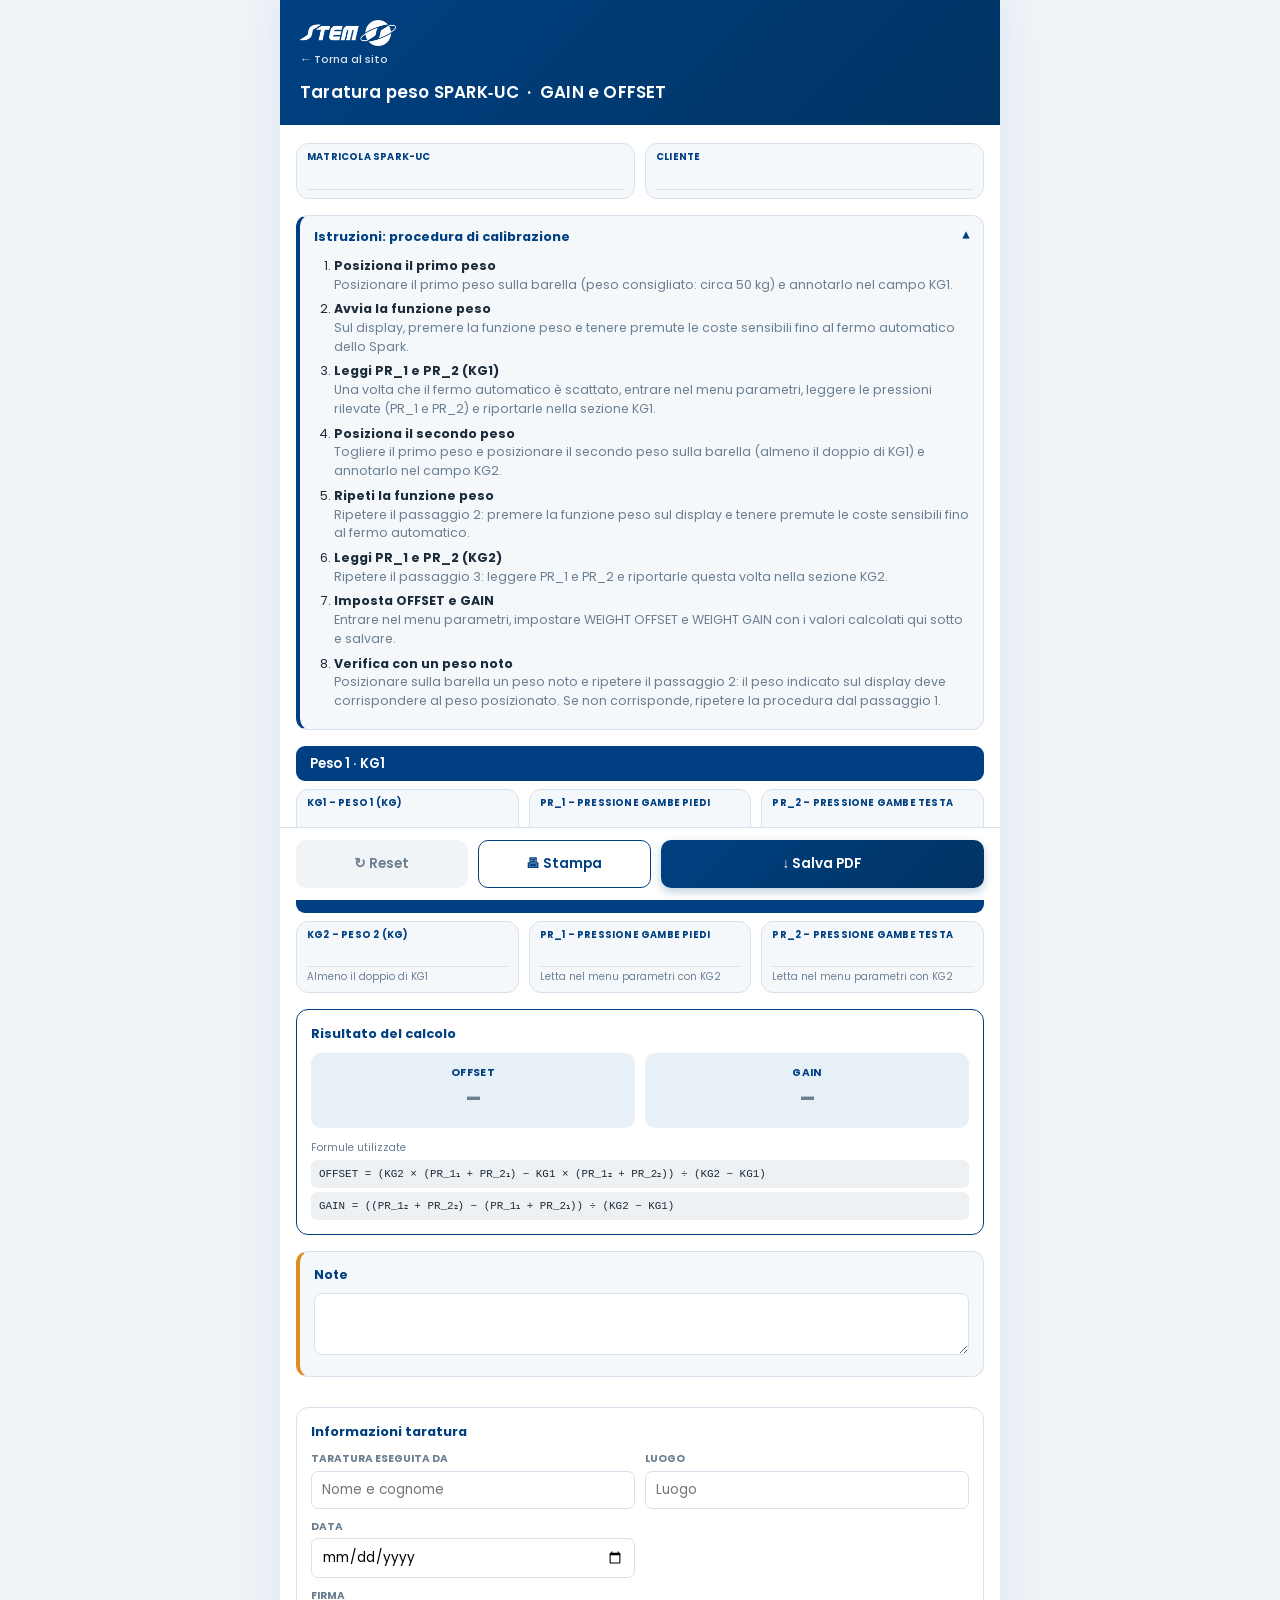
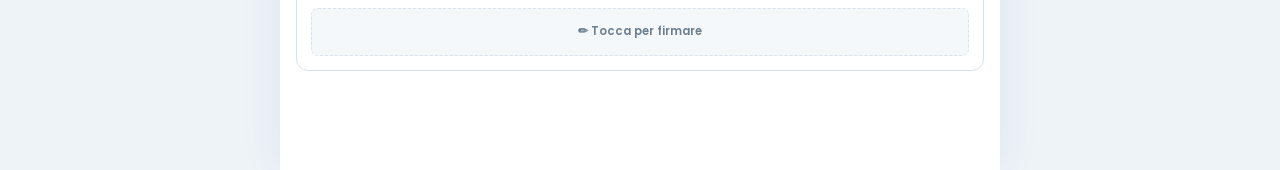
<file: taratura-peso.html>
<!DOCTYPE html>
<html lang="it">
<head>
<meta charset="UTF-8">
<meta name="viewport" content="width=device-width, initial-scale=1.0, maximum-scale=1.0, viewport-fit=cover">
<title>Taratura peso SPARK - GAIN e OFFSET</title>
<link rel="manifest" href="manifest.json">
<meta name="theme-color" content="#004682">
<link rel="icon" href="assets/icons/app/favicon.ico">
<link rel="apple-touch-icon" href="assets/icons/app/apple-touch-icon.png">
<meta name="apple-mobile-web-app-capable" content="yes">
<meta name="apple-mobile-web-app-title" content="Spark">
<!--
  TARATURA PESO (GAIN e OFFSET)
  Stesso funzionamento di manutenzione-form.html: bozza salvata in automatico,
  precompilazione da SN (js/fleet.js, anche con ?sn=), firma, stampa e PDF
  archiviato nella cartella dell'SN SPARK-UC (js/storage.js, kind "taratura").
  Istruzioni lette da PROCEDURES["taratura-peso"] in js/data.js (unica fonte).
  Formule riprese da "00. Gain_e_Offset_Calculator.html":
    OFFSET = (KG2 × (PR_1(KG1) + PR_2(KG1)) − KG1 × (PR_1(KG2) + PR_2(KG2))) ÷ (KG2 − KG1)
    GAIN   = ((PR_1(KG2) + PR_2(KG2)) − (PR_1(KG1) + PR_2(KG1))) ÷ (KG2 − KG1)
-->
<style>
  @import url('https://fonts.googleapis.com/css2?family=Poppins:wght@400;500;600;700&display=swap');

  :root {
    --primary: #004082;
    --primary-dark: #003463;
    --primary-light: #e7eff7;
    --primary-lighter: #f4f8fb;
    --border: #d7e2ec;
    --ok: #1e9e5a;
    --nok: #d64545;
    --nok-bg: #fceaea;
    --warn: #b7791f;
    --warn-bg: #fdf5e6;
    --nv-bg: #eef1f4;
    --text: #1c2b3a;
    --text-mute: #6b7f91;
    --radius: 12px;
  }

  * { box-sizing: border-box; -webkit-tap-highlight-color: transparent; }

  html, body {
    margin: 0; padding: 0;
    font-family: 'Poppins', 'Segoe UI', Arial, sans-serif;
    background: #eef3f8;
    color: var(--text);
    line-height: 1.5;
    -webkit-font-smoothing: antialiased;
  }

  .app {
    max-width: 720px;
    margin: 0 auto;
    background: #ffffff;
    min-height: 100vh;
    box-shadow: 0 0 40px rgba(0,70,130,0.08);
  }

  /* HEADER (come manutenzione-form.html) */
  header.top {
    background: linear-gradient(135deg, var(--primary) 0%, var(--primary-dark) 100%);
    color: #fff;
    padding: 20px 20px 18px;
    position: sticky;
    top: 0;
    z-index: 30;
  }
  header.top .top-row { display: flex; align-items: center; justify-content: space-between; gap: 12px; }
  header.top .brand img { height: 26px; filter: brightness(0) invert(1); display: block; }
  header.top h1 { font-size: 1.05rem; font-weight: 600; margin: 10px 0 2px; letter-spacing: 0.2px; }
  header.top .back-to-site {
    display: inline-block; color: rgba(255,255,255,0.85); font-size: 0.7rem; font-weight: 500;
    text-decoration: none; margin-top: 2px;
  }
  header.top .back-to-site:hover { color: #fff; text-decoration: underline; }

  main { padding: 18px 16px 8px; }

  .info-grid {
    display: grid;
    grid-template-columns: repeat(auto-fit, minmax(140px, 1fr));
    gap: 10px;
    margin-bottom: 16px;
  }
  .info-field {
    background: var(--primary-lighter);
    border: 1px solid var(--border);
    border-radius: var(--radius);
    padding: 7px 10px 8px;
    display: flex; flex-direction: column; gap: 2px; justify-content: center;
  }
  .info-field label {
    font-size: 0.6rem; font-weight: 700; text-transform: uppercase; letter-spacing: 0.2px;
    color: var(--primary); line-height: 1.2;
  }
  .info-field input {
    width: 100%; border: none; border-bottom: 1px solid var(--border); background: transparent;
    font-size: 0.88rem; font-family: inherit; color: var(--text); outline: none; padding: 2px 0 1px;
  }
  .info-field:focus-within { border-color: var(--primary); }
  .info-field .helper { font-size: 0.62rem; color: var(--text-mute); line-height: 1.25; margin-top: 2px; }
  .info-field.unit-kg input, .info-field.unit-bar input { font-weight: 600; }

  /* ISTRUZIONI (dalla procedura) */
  .instructions {
    border: 1px solid var(--border);
    border-left: 4px solid var(--primary);
    border-radius: var(--radius);
    background: var(--primary-lighter);
    margin-bottom: 16px;
  }
  .instructions summary {
    cursor: pointer; padding: 11px 14px; font-size: 0.8rem; font-weight: 700; color: var(--primary);
    list-style: none; display: flex; justify-content: space-between; align-items: center;
  }
  .instructions summary::-webkit-details-marker { display: none; }
  .instructions summary::after { content: '▾'; transition: transform .15s ease; }
  .instructions[open] summary::after { transform: rotate(180deg); }
  .instructions ol { margin: 0; padding: 0 14px 12px 34px; }
  .instructions li { font-size: 0.78rem; margin-bottom: 6px; }
  .instructions li strong { display: block; font-size: 0.78rem; color: var(--text); }
  .instructions li span { color: var(--text-mute); }

  /* SEZIONI */
  .section { margin-bottom: 16px; }
  .section-title {
    background: var(--primary); color: #fff; padding: 8px 8px 8px 14px;
    font-size: 0.82rem; font-weight: 600; border-radius: 9px; margin-bottom: 8px;
  }
  .section .info-grid { grid-template-columns: repeat(3, 1fr); margin-bottom: 0; }
  @media (max-width: 520px) { .section .info-grid { grid-template-columns: 1fr; } }

  .msg { border-radius: 9px; padding: 9px 12px; font-size: 0.76rem; font-weight: 500; margin: 8px 0 0; }
  .msg.warn { background: var(--warn-bg); color: var(--warn); border: 1px solid #f0d9a8; }
  .msg.err { background: var(--nok-bg); color: var(--nok); border: 1px solid #f3c3c3; }
  .msg:empty { display: none; }

  /* RISULTATI */
  .results {
    border: 1.5px solid var(--primary);
    border-radius: var(--radius);
    padding: 14px;
    margin-bottom: 16px;
  }
  .results-title { font-size: 0.8rem; font-weight: 700; color: var(--primary); margin-bottom: 10px; }
  .results-grid { display: grid; grid-template-columns: 1fr 1fr; gap: 10px; }
  .result-item { background: var(--primary-light); border-radius: 10px; padding: 12px; text-align: center; }
  .result-label { font-size: 0.66rem; font-weight: 700; text-transform: uppercase; color: var(--primary); letter-spacing: 0.3px; }
  .result-value { font-size: 1.45rem; font-weight: 700; color: var(--text); font-variant-numeric: tabular-nums; word-break: break-all; }
  .result-value.empty { color: var(--text-mute); }
  .formulas { margin-top: 12px; font-size: 0.66rem; color: var(--text-mute); }
  .formulas code {
    display: block; font-family: 'Courier New', monospace; font-size: 0.68rem; color: var(--text);
    background: var(--nv-bg); border-radius: 6px; padding: 6px 8px; margin-top: 4px; overflow-x: auto; white-space: nowrap;
  }

  /* NOTE */
  .notes-section {
    background: var(--primary-lighter); border: 1px solid var(--border); border-left: 4px solid #e08b1f;
    border-radius: var(--radius); padding: 14px; margin: 4px 0 18px;
  }
  .notes-section label { display: block; font-size: 0.78rem; font-weight: 700; color: var(--primary); margin-bottom: 8px; }
  .notes-section textarea {
    width: 100%; min-height: 60px; border: 1px solid var(--border); border-radius: 8px; padding: 10px;
    font-family: inherit; font-size: 0.85rem; resize: vertical; outline: none;
  }
  .notes-section textarea:focus { border-color: var(--primary); }

  /* FIRMA */
  .signature-block {
    background: #fff; border: 1px solid var(--border); border-radius: var(--radius);
    padding: 14px; margin: 4px 16px 18px;
  }
  .signature-block-title { font-size: 0.8rem; font-weight: 700; color: var(--primary); margin-bottom: 10px; }
  .signature-grid { display: grid; grid-template-columns: 1fr 1fr; gap: 10px; }
  .sig-firma { grid-column: 1 / -1; }
  .sig-field label {
    display: block; font-size: 0.65rem; font-weight: 700; text-transform: uppercase; color: var(--text-mute); margin-bottom: 4px;
  }
  .sig-field input {
    width: 100%; border: 1px solid var(--border); border-radius: 7px; padding: 8px 10px;
    font-family: inherit; font-size: 0.85rem; outline: none;
  }
  .sig-field input:focus { border-color: var(--primary); }
  .firma-btn {
    display: flex; align-items: center; justify-content: center; width: 100%;
    border: 1.5px dashed var(--border); border-radius: 7px; height: 48px; background: var(--primary-lighter);
    cursor: pointer; padding: 0; font-family: inherit;
  }
  .firma-btn:hover { border-color: var(--primary); }
  .firma-btn-placeholder { font-size: 0.72rem; font-weight: 600; color: var(--text-mute); }
  .firma-btn.signed { border: 1px solid var(--ok); background: #fff; }
  .firma-preview { max-height: 42px; max-width: 100%; object-fit: contain; }

  .firma-modal-overlay, .exit-modal-overlay {
    display: none; position: fixed; inset: 0; background: rgba(15, 30, 45, 0.55);
    align-items: center; justify-content: center; padding: 20px;
  }
  .firma-modal-overlay { z-index: 100; }
  .exit-modal-overlay { z-index: 100002; }
  .firma-modal-overlay.open, .exit-modal-overlay.open { display: flex; }
  .firma-modal, .exit-modal {
    background: #fff; border-radius: 16px; width: 100%; box-shadow: 0 12px 40px rgba(0,0,0,0.25);
  }
  .firma-modal { padding: 16px; max-width: 480px; }
  .exit-modal { padding: 20px; max-width: 420px; }
  .firma-modal-title, .exit-modal-title { font-size: 0.9rem; font-weight: 700; color: var(--primary); margin: 0 0 10px; }
  .exit-modal-text { font-size: 0.78rem; color: var(--text-mute); margin: 0 0 16px; }
  .firma-canvas-wrap { border: 1.5px solid var(--border); border-radius: 10px; overflow: hidden; background: #fff; touch-action: none; }
  .firma-canvas { display: block; width: 100%; height: 220px; touch-action: none; cursor: crosshair; }
  .firma-modal-actions, .exit-modal-actions { display: flex; gap: 8px; margin-top: 12px; }
  .btn-firma-action {
    flex: 1; border: none; border-radius: 9px; padding: 11px 8px; font-family: inherit;
    font-size: 0.8rem; font-weight: 600; cursor: pointer;
  }
  .btn-firma-cancel { background: #f1f4f7; color: var(--text-mute); }
  .btn-firma-clear { background: var(--nv-bg); color: #7a5a10; }
  .btn-firma-confirm { background: var(--primary); color: #fff; }
  .btn-exit-no { background: #f1f4f7; color: var(--text); }
  .btn-exit-yes { background: var(--nok); color: #fff; }

  /* BARRA AZIONI */
  .action-bar {
    position: sticky; bottom: 0; background: #fff; border-top: 1px solid var(--border);
    padding: 12px 16px calc(12px + env(safe-area-inset-bottom)); display: flex; gap: 10px; z-index: 30;
  }
  .btn {
    flex: 1; border: none; border-radius: 10px; padding: 13px 10px; font-family: inherit;
    font-size: 0.85rem; font-weight: 600; cursor: pointer; display: flex; align-items: center;
    justify-content: center; gap: 6px;
  }
  .btn:active { transform: scale(0.97); }
  .btn-pdf { background: linear-gradient(135deg, var(--primary), var(--primary-dark)); color: #fff; flex: 2; box-shadow: 0 4px 10px rgba(0,70,130,0.25); }
  .btn-reset { background: #f1f4f7; color: var(--text-mute); }
  .btn-print { background: #fff; color: var(--primary); border: 1.5px solid var(--primary); }
  .btn:disabled { opacity: 0.6; cursor: wait; }

  .pdf-busy {
    position: fixed; inset: 0; background: rgba(12, 30, 48, 0.55);
    display: none; align-items: center; justify-content: center; z-index: 100000;
  }
  .pdf-busy.open { display: flex; }
  .pdf-busy-box {
    background: #fff; border-radius: 14px; padding: 22px 26px; font-size: 0.85rem; font-weight: 600;
    color: var(--primary); display: flex; align-items: center; gap: 12px; box-shadow: 0 10px 30px rgba(0,0,0,0.2);
  }
  .pdf-busy-spinner {
    width: 20px; height: 20px; border-radius: 50%;
    border: 3px solid var(--primary-light); border-top-color: var(--primary);
    animation: pdfspin 0.8s linear infinite;
  }
  @keyframes pdfspin { to { transform: rotate(360deg); } }
  .toast {
    position: fixed; left: 50%; bottom: calc(90px + env(safe-area-inset-bottom));
    transform: translateX(-50%) translateY(20px); background: var(--text); color: #fff; font-size: 0.78rem;
    padding: 10px 16px; border-radius: 10px; max-width: 90vw; text-align: center;
    opacity: 0; pointer-events: none; transition: opacity .2s ease, transform .2s ease; z-index: 100001;
  }
  .toast.show { opacity: 1; transform: translateX(-50%) translateY(0); }
  .toast.error { background: var(--nok); }
  .save-note { text-align: center; font-size: 0.68rem; color: var(--text-mute); padding: 6px 0 2px; }

  body.pdf-export .app { min-height: 0; width: 194mm !important; max-width: none !important; margin: 0 !important; }
  body.pdf-export .firma-btn { height: 34px !important; }
  body.pdf-export .firma-preview { max-height: 30px !important; }

  /* STAMPA / PDF (le regole vengono replicate sotto body.pdf-export) */
  @media print {
    @page { size: A4; margin: 6mm 8mm; }
    header.top { position: static; padding: 0 0 6px; background: none !important; color: var(--primary) !important; border-bottom: 2px solid var(--primary); }
    header.top .brand img { filter: none; height: 20px; }
    header.top h1 { font-size: 0.9rem; margin: 4px 0 0; color: var(--primary); }
    header.top .back-to-site { display: none !important; }
    .instructions { display: none !important; }
    .action-bar, .save-note { display: none !important; }
    .firma-modal-overlay, .exit-modal-overlay { display: none !important; }
    .app { box-shadow: none; max-width: 100%; }
    body { background: #fff; }
    main { padding: 8px 0 0; }
    .section { break-inside: avoid; }
    .section .info-grid { grid-template-columns: repeat(3, 1fr); }
    .info-field .helper { display: none; }
    .msg.warn { break-inside: avoid; }
    .results { break-inside: avoid; }
    .notes-section { break-inside: avoid; }
    .notes-section.print-hide { display: none !important; }
    .signature-block { margin: 4px 0 0; break-inside: avoid; }
    .signature-grid { grid-template-columns: 1.1fr 1fr 0.8fr 1.3fr; gap: 8px; align-items: end; }
    .sig-firma { grid-column: auto; }
    .firma-btn { height: 30px; }
    .firma-preview { max-height: 28px; }
  }

  @media (max-width: 380px) {
    .signature-grid { grid-template-columns: 1fr; }
    .results-grid { grid-template-columns: 1fr; }
  }
</style>
</head>
<body>
<div class="app">

  <header class="top">
    <div class="top-row">
      <div class="brand"><img src="[data-uri]" alt="STEM"></div>
    </div>
    <a href="index.html" class="back-to-site">&larr; Torna al sito</a>
    <h1>Taratura peso SPARK&#8209;UC &nbsp;&middot;&nbsp; GAIN e OFFSET</h1>
  </header>

  <main>
    <div class="info-grid">
      <div class="info-field">
        <label for="matricola-spark-uc">Matricola SPARK-UC</label>
        <input type="text" id="matricola-spark-uc" data-store="matricola-spark-uc" list="fleet-sn-list" autocomplete="off">
        <datalist id="fleet-sn-list"></datalist>
      </div>
      <div class="info-field">
        <label for="cliente">Cliente</label>
        <input type="text" id="cliente" data-store="cliente">
      </div>
    </div>

    <details class="instructions" id="instructions">
      <summary>Istruzioni: procedura di calibrazione</summary>
      <ol id="instructions-list"></ol>
    </details>

    <div class="section">
      <div class="section-title">Peso 1 &middot; KG1</div>
      <div class="info-grid">
        <div class="info-field unit-kg">
          <label for="kg1">KG1 &ndash; Peso 1 (kg)</label>
          <input type="text" inputmode="decimal" id="kg1" data-store="kg1" data-num autocomplete="off">
          <span class="helper">Consigliato circa 50 kg</span>
        </div>
        <div class="info-field unit-bar">
          <label for="pg1">PR_1 &ndash; Pressione gambe piedi</label>
          <input type="text" inputmode="decimal" id="pg1" data-store="pg1" data-num autocomplete="off">
          <span class="helper">Letta nel menu parametri con KG1</span>
        </div>
        <div class="info-field unit-bar">
          <label for="pt1">PR_2 &ndash; Pressione gambe testa</label>
          <input type="text" inputmode="decimal" id="pt1" data-store="pt1" data-num autocomplete="off">
          <span class="helper">Letta nel menu parametri con KG1</span>
        </div>
      </div>
    </div>

    <div class="section">
      <div class="section-title">Peso 2 &middot; KG2</div>
      <div class="info-grid">
        <div class="info-field unit-kg">
          <label for="kg2">KG2 &ndash; Peso 2 (kg)</label>
          <input type="text" inputmode="decimal" id="kg2" data-store="kg2" data-num autocomplete="off">
          <span class="helper">Almeno il doppio di KG1</span>
        </div>
        <div class="info-field unit-bar">
          <label for="pg2">PR_1 &ndash; Pressione gambe piedi</label>
          <input type="text" inputmode="decimal" id="pg2" data-store="pg2" data-num autocomplete="off">
          <span class="helper">Letta nel menu parametri con KG2</span>
        </div>
        <div class="info-field unit-bar">
          <label for="pt2">PR_2 &ndash; Pressione gambe testa</label>
          <input type="text" inputmode="decimal" id="pt2" data-store="pt2" data-num autocomplete="off">
          <span class="helper">Letta nel menu parametri con KG2</span>
        </div>
      </div>
      <div class="msg warn" id="msg-warn"></div>
    </div>

    <div class="results">
      <div class="results-title">Risultato del calcolo</div>
      <div class="results-grid">
        <div class="result-item">
          <div class="result-label">OFFSET</div>
          <div class="result-value empty" id="offset-result">&ndash;</div>
        </div>
        <div class="result-item">
          <div class="result-label">GAIN</div>
          <div class="result-value empty" id="gain-result">&ndash;</div>
        </div>
      </div>
      <div class="msg err" id="msg-err"></div>
      <div class="formulas">
        Formule utilizzate
        <code>OFFSET = (KG2 × (PR_1₁ + PR_2₁) − KG1 × (PR_1₂ + PR_2₂)) ÷ (KG2 − KG1)</code>
        <code>GAIN = ((PR_1₂ + PR_2₂) − (PR_1₁ + PR_2₁)) ÷ (KG2 − KG1)</code>
      </div>
    </div>

    <div class="notes-section">
      <label for="note">Note</label>
      <textarea id="note" data-store="note"></textarea>
    </div>
  </main>

  <div class="signature-block">
    <div class="signature-block-title">Informazioni taratura</div>
    <div class="signature-grid">
      <div class="sig-field">
        <label for="inspector">Taratura eseguita da</label>
        <input type="text" id="inspector" data-store="inspector" placeholder="Nome e cognome">
      </div>
      <div class="sig-field">
        <label for="location">Luogo</label>
        <input type="text" id="location" data-store="location" placeholder="Luogo">
      </div>
      <div class="sig-field">
        <label for="control-date">Data</label>
        <input type="date" id="control-date" data-store="control-date">
      </div>
      <div class="sig-field sig-firma">
        <label>Firma</label>
        <button type="button" class="firma-btn" id="firma-btn">
          <span class="firma-btn-placeholder" id="firma-btn-placeholder">&#9999; Tocca per firmare</span>
          <img id="firma-preview" class="firma-preview" alt="Firma" style="display:none;">
        </button>
        <input type="hidden" id="signature-data" data-store="signature-data">
      </div>
    </div>
  </div>

  <div class="firma-modal-overlay" id="firma-modal-overlay">
    <div class="firma-modal">
      <div class="firma-modal-title">Firma</div>
      <div class="firma-canvas-wrap"><canvas id="firma-canvas" class="firma-canvas"></canvas></div>
      <div class="firma-modal-actions">
        <button type="button" class="btn-firma-action btn-firma-cancel" id="firma-cancel">Cancella</button>
        <button type="button" class="btn-firma-action btn-firma-clear" id="firma-clear">Ripeti</button>
        <button type="button" class="btn-firma-action btn-firma-confirm" id="firma-confirm">Conferma</button>
      </div>
    </div>
  </div>

  <div class="save-note" id="save-note"></div>

  <div class="action-bar">
    <button class="btn btn-reset" id="btn-reset">&#8635; Reset</button>
    <button class="btn btn-print" id="btn-print">&#128438; Stampa</button>
    <button class="btn btn-pdf" id="btn-pdf">&#8595; Salva PDF</button>
  </div>
</div>

<div class="pdf-busy" id="pdf-busy" aria-live="polite">
  <div class="pdf-busy-box"><span class="pdf-busy-spinner"></span><span>Generazione PDF in corso…</span></div>
</div>
<div class="toast" id="toast" role="status"></div>
<div class="exit-modal-overlay" id="exit-modal" role="dialog" aria-modal="true" aria-labelledby="exit-modal-title">
  <div class="exit-modal">
    <h3 class="exit-modal-title" id="exit-modal-title">Sei sicuro di voler uscire senza salvare?</h3>
    <p class="exit-modal-text">Sì: esci e la taratura viene cancellata.<br>No: esci e la taratura resta in memoria, la ritrovi compilata quando rientri.</p>
    <div class="exit-modal-actions">
      <button type="button" class="btn-firma-action btn-exit-no" id="exit-no">No, tienila in memoria</button>
      <button type="button" class="btn-firma-action btn-exit-yes" id="exit-yes">Sì, cancella tutto</button>
    </div>
  </div>
</div>

<script src="js/vendor/html2pdf.bundle.min.js"></script>
<script src="js/storage.js"></script>
<script src="js/fleet.js"></script>
<script src="js/data.js"></script>
<script>
(function() {
  const STORE_KEY = 'taraturaPesoSparkData';
  const STATUS_KEY = 'taraturaPesoSparkStato';
  const FLEET = typeof SPARK_FLEET !== 'undefined' ? SPARK_FLEET : [];

  function getStatus() { try { return localStorage.getItem(STATUS_KEY); } catch (e) { return null; } }
  function setStatus(v) {
    try { if (v) localStorage.setItem(STATUS_KEY, v); else localStorage.removeItem(STATUS_KEY); } catch (e) {}
  }

  /* Elenco SN del parco (js/fleet.js) */
  (function fillFleetList() {
    const dl = document.getElementById('fleet-sn-list');
    FLEET.forEach(u => {
      const o = document.createElement('option');
      o.value = u.sn;
      o.label = u.cliente;
      dl.appendChild(o);
    });
  })();

  /* Istruzioni: stessa procedura mostrata in Manutenzione → Procedure */
  (function fillInstructions() {
    const proc = typeof PROCEDURES !== 'undefined' ? PROCEDURES.find(p => p.id === 'taratura-peso') : null;
    const box = document.getElementById('instructions');
    if (!proc) { box.style.display = 'none'; return; }
    const esc = s => String(s || '').replace(/[&<>"']/g, c => ({ '&': '&amp;', '<': '&lt;', '>': '&gt;', '"': '&quot;', "'": '&#39;' }[c]));
    document.getElementById('instructions-list').innerHTML = proc.steps
      .map(s => `<li><strong>${esc(s.title)}</strong><span>${esc(s.detail)}</span></li>`).join('');
  })();

  /* ------------------------------------------------------------------
     CALCOLO GAIN / OFFSET (formule di "00. Gain_e_Offset_Calculator.html")
     Accetta sia la virgola che il punto come separatore decimale.
     ------------------------------------------------------------------ */
  function num(id) {
    const raw = document.getElementById(id).value.trim().replace(/\s/g, '').replace(',', '.');
    if (raw === '') return NaN;
    return /^[-+]?\d*\.?\d+$/.test(raw) ? parseFloat(raw) : NaN;
  }

  function calculate() {
    const ids = ['kg1', 'pg1', 'pt1', 'kg2', 'pg2', 'pt2'];
    const v = {};
    ids.forEach(id => { v[id] = num(id); });
    const offEl = document.getElementById('offset-result');
    const gainEl = document.getElementById('gain-result');
    const err = document.getElementById('msg-err');
    const warn = document.getElementById('msg-warn');
    const setResult = (off, gain) => {
      offEl.textContent = off; gainEl.textContent = gain;
      offEl.classList.toggle('empty', off === '–');
      gainEl.classList.toggle('empty', gain === '–');
    };

    // Avviso (non bloccante) dalla procedura: KG2 almeno il doppio di KG1
    warn.textContent = (!isNaN(v.kg1) && !isNaN(v.kg2) && v.kg1 > 0 && v.kg2 < 2 * v.kg1)
      ? 'La procedura indica KG2 almeno il doppio di KG1 (qui KG2 = ' + v.kg2 + ' kg, KG1 = ' + v.kg1 + ' kg).'
      : '';

    const filled = ids.filter(id => document.getElementById(id).value.trim() !== '');
    if (filled.length < ids.length) { err.textContent = ''; setResult('–', '–'); return; }
    const bad = ids.filter(id => isNaN(v[id]));
    if (bad.length) {
      err.textContent = 'Valore non numerico in: ' + bad.map(id => document.querySelector('label[for="' + id + '"]').textContent.split('–')[0].trim() + (id.endsWith('1') ? ' (KG1)' : ' (KG2)')).join(', ');
      setResult('–', '–');
      return;
    }
    if (v.kg2 === v.kg1) {
      err.textContent = 'KG1 e KG2 devono essere diversi (divisione per zero).';
      setResult('–', '–');
      return;
    }
    const den = v.kg2 - v.kg1;
    const s1 = v.pg1 + v.pt1;
    const s2 = v.pg2 + v.pt2;
    const offset = (v.kg2 * s1 - v.kg1 * s2) / den;
    const gain = (s2 - s1) / den;
    err.textContent = '';
    setResult(offset.toFixed(6), gain.toFixed(6));
  }

  /* ------------------------------------------------------------------
     BOZZA AUTOMATICA (come manutenzione-form.html)
     ------------------------------------------------------------------ */
  function persist() {
    const data = {};
    document.querySelectorAll('[data-store]').forEach(el => { data[el.dataset.store] = el.value; });
    try {
      localStorage.setItem(STORE_KEY, JSON.stringify(data));
      setStatus('bozza');
      document.getElementById('save-note').textContent = 'Salvato ' + new Date().toLocaleTimeString('it-IT');
    } catch (e) {}
  }

  function restore() {
    let data;
    try { data = JSON.parse(localStorage.getItem(STORE_KEY) || 'null'); } catch (e) { return; }
    if (!data) return;
    document.querySelectorAll('[data-store]').forEach(el => {
      if (data[el.dataset.store] !== undefined) el.value = data[el.dataset.store];
    });
    if (signatureData.value) showSignature(signatureData.value);
  }

  document.querySelectorAll('[data-store]').forEach(el => {
    el.addEventListener('input', () => { persist(); if (el.hasAttribute('data-num')) calculate(); });
    el.addEventListener('change', persist);
  });

  document.getElementById('btn-reset').addEventListener('click', function() {
    if (!confirm('Cancellare tutti i dati inseriti in questa taratura?')) return;
    clearForm();
  });

  function clearForm() {
    try { localStorage.removeItem(STORE_KEY); } catch (e) {}
    setStatus(null);
    document.querySelectorAll('[data-store]').forEach(el => { el.value = ''; });
    firmaBtn.classList.remove('signed');
    firmaPlaceholder.style.display = '';
    firmaPreview.style.display = 'none';
    firmaPreview.src = '';
    document.getElementById('save-note').textContent = '';
    calculate();
  }

  /* ------------------------------------------------------------------
     NOME FILE / SN (cartella dell'SN SPARK-UC)
     ------------------------------------------------------------------ */
  function getExportInfo() {
    const pad = n => String(n).padStart(2, '0');
    const d = new Date();
    const dataStr = d.getFullYear() + '-' + pad(d.getMonth() + 1) + '-' + pad(d.getDate());
    const snEl = document.getElementById('matricola-spark-uc');
    const sn = snEl.value.trim() ? snEl.value.trim().replace(/[^a-zA-Z0-9_-]+/g, '').toUpperCase() : '';
    let nomeFile = 'TaraturaPeso_' + dataStr;
    if (sn) nomeFile += '_SN' + sn;
    return { sn, snEl, nomeFile };
  }

  function hideEmptyNotes() {
    const ta = document.getElementById('note');
    ta.closest('.notes-section').classList.toggle('print-hide', !ta.value.trim());
  }
  window.addEventListener('beforeprint', hideEmptyNotes);

  let toastTimer = null;
  function showToast(msg, isError) {
    const t = document.getElementById('toast');
    t.textContent = msg;
    t.classList.toggle('error', !!isError);
    t.classList.add('show');
    clearTimeout(toastTimer);
    toastTimer = setTimeout(() => t.classList.remove('show'), 4000);
  }

  /* STAMPA */
  document.getElementById('btn-print').addEventListener('click', function() {
    const originalTitle = document.title;
    document.title = getExportInfo().nomeFile;
    const restoreTitle = function() {
      document.title = originalTitle;
      window.removeEventListener('afterprint', restoreTitle);
    };
    window.addEventListener('afterprint', restoreTitle);
    setTimeout(restoreTitle, 3000);
    window.print();
  });

  /* ------------------------------------------------------------------
     SALVA PDF (stessa tecnica di manutenzione-form.html: regole di stampa
     replicate sotto body.pdf-export e campi sostituiti da testo statico)
     ------------------------------------------------------------------ */
  function buildPdfExportStyles() {
    if (document.getElementById('pdf-export-style')) return;
    const out = [];
    Array.from(document.styleSheets).forEach(sheet => {
      let rules;
      try { rules = sheet.cssRules; } catch (e) { return; }
      Array.from(rules || []).forEach(rule => {
        if (!(rule instanceof CSSMediaRule) || !/\bprint\b/.test(rule.media.mediaText)) return;
        Array.from(rule.cssRules).forEach(inner => {
          if (!(inner instanceof CSSStyleRule)) return;
          const sel = inner.selectorText.split(',').map(part => {
            part = part.trim();
            if (/^body\b/.test(part)) return part.replace(/^body/, 'body.pdf-export');
            if (/^html\b/.test(part)) return part.replace(/^html/, 'html body.pdf-export');
            return 'body.pdf-export ' + part;
          }).join(', ');
          out.push(sel + ' { ' + inner.style.cssText + ' }');
        });
      });
    });
    const style = document.createElement('style');
    style.id = 'pdf-export-style';
    style.textContent = out.join('\n');
    document.head.appendChild(style);
  }

  function swapFieldsForPdf(root) {
    const swaps = [];
    const COPY = ['width', 'maxWidth', 'borderTop', 'borderRight', 'borderBottom', 'borderLeft', 'borderRadius',
                  'paddingTop', 'paddingRight', 'paddingBottom', 'paddingLeft',
                  'marginTop', 'marginRight', 'marginBottom', 'marginLeft',
                  'fontFamily', 'fontWeight', 'color', 'backgroundColor', 'textAlign'];
    root.querySelectorAll('input:not([type=hidden]), textarea').forEach(field => {
      if (field.getClientRects().length === 0) return;
      const cs = getComputedStyle(field);
      const box = document.createElement('div');
      COPY.forEach(prop => { box.style[prop] = cs[prop]; });
      box.style.maxWidth = '100%';
      box.style.boxSizing = 'border-box';
      const fontPx = Math.max(parseFloat(cs.fontSize) || 0, 11);
      box.style.fontSize = fontPx + 'px';
      box.style.minHeight = cs.height;
      box.style.lineHeight = field.tagName === 'TEXTAREA' ? '1.3' : Math.max(parseFloat(cs.height) || 0, fontPx + 2) + 'px';
      box.style.display = 'block';
      box.style.whiteSpace = 'pre-wrap';
      box.style.overflowWrap = 'anywhere';
      let value = field.value;
      if (field.type === 'date' && /^\d{4}-\d{2}-\d{2}$/.test(value)) {
        const [y, m, d] = value.split('-');
        value = d + '/' + m + '/' + y;
      }
      box.textContent = value || '\u00a0';
      swaps.push({ field, box, display: field.style.display });
      field.parentNode.insertBefore(box, field.nextSibling);
    });
    swaps.forEach(({ field }) => { field.style.display = 'none'; });
    return swaps;
  }

  async function generatePdfBlob(filename) {
    const el = document.querySelector('.app');
    buildPdfExportStyles();
    hideEmptyNotes();
    document.body.classList.add('pdf-export');
    const swaps = swapFieldsForPdf(el);
    try {
      if (document.fonts && document.fonts.ready) await document.fonts.ready;
      const opt = {
        margin: [6, 8, 6, 8],
        filename: filename,
        image: { type: 'jpeg', quality: 0.92 },
        html2canvas: { scale: 2, useCORS: true, backgroundColor: '#ffffff', logging: false },
        jsPDF: { unit: 'mm', format: 'a4', orientation: 'portrait', compress: true },
        pagebreak: { mode: ['css'], avoid: ['.section', '.results', '.notes-section', '.signature-block'] }
      };
      return await html2pdf().set(opt).from(el).outputPdf('blob');
    } finally {
      document.body.classList.remove('pdf-export');
      swaps.forEach(({ field, box, display }) => { box.remove(); field.style.display = display; });
    }
  }

  function downloadBlob(blob, filename) {
    const url = URL.createObjectURL(blob);
    const a = document.createElement('a');
    a.href = url;
    a.download = filename;
    document.body.appendChild(a);
    a.click();
    a.remove();
    setTimeout(() => URL.revokeObjectURL(url), 60000);
  }

  let pdfBusy = false;
  document.getElementById('btn-pdf').addEventListener('click', async function() {
    if (pdfBusy) return;
    const info = getExportInfo();
    if (!info.sn) {
      const ok = confirm('Matricola mancante: senza SN il PDF non può essere archiviato nella cronologia e verrà solo scaricato.\n\nPremi Annulla per inserire la matricola, OK per scaricarlo comunque.');
      if (!ok) { setTimeout(() => info.snEl.focus(), 50); return; }
    }
    const filename = info.nomeFile + '.pdf';
    const btn = this;
    const busy = document.getElementById('pdf-busy');
    pdfBusy = true;
    btn.disabled = true;
    busy.classList.add('open');
    try {
      if (typeof html2pdf !== 'function') throw new Error('libreria PDF non caricata');
      const blob = await generatePdfBlob(filename);
      let saved = false;
      if (info.sn && typeof sparkSaveFile === 'function') {
        try {
          await sparkSaveFile({ sn: info.sn, filename, mimeType: 'application/pdf', blob, kind: 'taratura' });
          saved = true;
          if (navigator.storage && navigator.storage.persist) navigator.storage.persist().catch(() => {});
          if ('BroadcastChannel' in window) {
            const bc = new BroadcastChannel('spark-maintenance');
            bc.postMessage({ type: 'saved', sn: info.sn });
            bc.close();
          }
        } catch (err) {
          console.error(err);
          showToast('PDF creato ma non archiviato: ' + (err.message || err), true);
        }
      }
      downloadBlob(blob, filename);
      setStatus('salvata');
      if (saved) {
        showToast('PDF salvato nella cartella SN ' + info.sn + ' e scaricato.');
        document.getElementById('save-note').textContent = 'Ultimo PDF: ' + filename;
      } else if (!info.sn) {
        showToast('PDF scaricato (non archiviato: matricola mancante).');
      }
    } catch (err) {
      console.error(err);
      showToast('Errore nella generazione del PDF: ' + (err.message || err), true);
    } finally {
      busy.classList.remove('open');
      btn.disabled = false;
      pdfBusy = false;
    }
  });

  /* FIRMA */
  const firmaBtn = document.getElementById('firma-btn');
  const firmaOverlay = document.getElementById('firma-modal-overlay');
  const firmaCanvas = document.getElementById('firma-canvas');
  const firmaCtx = firmaCanvas.getContext('2d');
  const firmaPlaceholder = document.getElementById('firma-btn-placeholder');
  const firmaPreview = document.getElementById('firma-preview');
  const signatureData = document.getElementById('signature-data');
  let drawing = false;
  let hasDrawn = false;

  function showSignature(dataUrl) {
    firmaPreview.src = dataUrl;
    firmaPreview.style.display = 'block';
    firmaPlaceholder.style.display = 'none';
    firmaBtn.classList.add('signed');
  }
  function resizeFirmaCanvas() {
    const rect = firmaCanvas.getBoundingClientRect();
    const ratio = window.devicePixelRatio || 1;
    firmaCanvas.width = rect.width * ratio;
    firmaCanvas.height = rect.height * ratio;
    firmaCtx.scale(ratio, ratio);
    firmaCtx.lineWidth = 2.2;
    firmaCtx.lineCap = 'round';
    firmaCtx.lineJoin = 'round';
    firmaCtx.strokeStyle = '#1c2b3a';
  }
  function firmaPos(evt) {
    const rect = firmaCanvas.getBoundingClientRect();
    const p = evt.touches ? evt.touches[0] : evt;
    return { x: p.clientX - rect.left, y: p.clientY - rect.top };
  }
  function firmaStart(evt) {
    evt.preventDefault();
    drawing = true; hasDrawn = true;
    const p = firmaPos(evt);
    firmaCtx.beginPath();
    firmaCtx.moveTo(p.x, p.y);
  }
  function firmaMove(evt) {
    if (!drawing) return;
    evt.preventDefault();
    const p = firmaPos(evt);
    firmaCtx.lineTo(p.x, p.y);
    firmaCtx.stroke();
  }
  function firmaEnd() { drawing = false; }
  firmaCanvas.addEventListener('mousedown', firmaStart);
  firmaCanvas.addEventListener('mousemove', firmaMove);
  window.addEventListener('mouseup', firmaEnd);
  firmaCanvas.addEventListener('touchstart', firmaStart, { passive: false });
  firmaCanvas.addEventListener('touchmove', firmaMove, { passive: false });
  firmaCanvas.addEventListener('touchend', firmaEnd);

  firmaBtn.addEventListener('click', function() {
    firmaOverlay.classList.add('open');
    setTimeout(function() {
      resizeFirmaCanvas();
      firmaCtx.clearRect(0, 0, firmaCanvas.width, firmaCanvas.height);
      hasDrawn = false;
    }, 10);
  });
  document.getElementById('firma-cancel').addEventListener('click', () => firmaOverlay.classList.remove('open'));
  document.getElementById('firma-clear').addEventListener('click', function() {
    firmaCtx.clearRect(0, 0, firmaCanvas.width, firmaCanvas.height);
    hasDrawn = false;
  });
  document.getElementById('firma-confirm').addEventListener('click', function() {
    if (hasDrawn) {
      const dataUrl = firmaCanvas.toDataURL('image/png');
      signatureData.value = dataUrl;
      showSignature(dataUrl);
      persist();
    }
    firmaOverlay.classList.remove('open');
  });

  // Apertura: taratura già salvata in PDF -> si riparte vuoti; bozza -> si ritrova
  if (getStatus() === 'salvata') clearForm();
  else restore();

  /* ------------------------------------------------------------------
     PRECOMPILAZIONE DAL PARCO (solo campi vuoti)
     ------------------------------------------------------------------ */
  function applyFleetUnit(unit) {
    const values = { 'matricola-spark-uc': unit.sn, 'cliente': unit.cliente };
    Object.keys(values).forEach(id => {
      const el = document.getElementById(id);
      if (el && values[id] && !el.value.trim()) el.value = values[id];
    });
  }

  document.getElementById('matricola-spark-uc').addEventListener('change', function() {
    const unit = typeof sparkFindUnit === 'function' ? sparkFindUnit(this.value) : null;
    if (!unit) return;
    applyFleetUnit(unit);
    persist();
    showToast('Dati di SN ' + unit.sn + ' (' + unit.cliente + ') precompilati.');
  });

  // Aperto da una cartella S/N: taratura-peso.html?sn=XXXX
  (function prefillFromUrl() {
    let urlSn = null;
    try { urlSn = new URLSearchParams(location.search).get('sn'); } catch (e) {}
    if (!urlSn) return;
    try { history.replaceState(history.state, '', location.pathname); } catch (e) {}
    const unit = typeof sparkFindUnit === 'function' ? sparkFindUnit(urlSn) : null;
    const ucEl = document.getElementById('matricola-spark-uc');
    const current = ucEl.value.trim();
    const label = unit ? unit.sn : urlSn;
    if (sparkSnKey(current) !== sparkSnKey(urlSn)) {
      if (getStatus() === 'bozza') {
        const ok = confirm('C\'è una taratura in corso' + (current ? ' (SN ' + current + ')' : '') +
          ' non ancora salvata in PDF.\n\nOK = la cancello e inizio quella per SN ' + label +
          '\nAnnulla = riprendo quella in corso');
        if (!ok) return;
      }
      clearForm();
    }
    if (unit) applyFleetUnit(unit);
    else if (!ucEl.value.trim()) ucEl.value = urlSn;
    const wasDraft = getStatus() === 'bozza';
    persist();
    if (!wasDraft) {
      setStatus(null);
      document.getElementById('save-note').textContent = '';
    }
  })();

  // Con il modulo vuoto le istruzioni partono aperte
  if (['kg1', 'pg1', 'pt1', 'kg2', 'pg2', 'pt2'].every(id => !document.getElementById(id).value.trim())) {
    document.getElementById('instructions').open = true;
  }
  calculate();

  /* ------------------------------------------------------------------
     USCITA ("Torna al sito" o tasto indietro), come nel form manutenzione
     ------------------------------------------------------------------ */
  let fromApp = false;
  try { fromApp = !!document.referrer && new URL(document.referrer).origin === location.origin; } catch (err) {}
  if (!(history.state && history.state.sparkFormTrap)) {
    history.replaceState({ sparkFormBase: true }, '');
    history.pushState({ sparkFormTrap: true }, '');
  }
  function leaveForm() {
    const steps = (history.state && history.state.sparkFormTrap) ? 2 : 1;
    if (fromApp && history.length > steps) history.go(-steps);
    else location.replace('index.html');
  }
  const exitModal = document.getElementById('exit-modal');
  function askBeforeLeaving() {
    if (getStatus() !== 'bozza') { leaveForm(); return; }
    exitModal.classList.add('open');
  }
  document.getElementById('exit-yes').addEventListener('click', function() {
    exitModal.classList.remove('open');
    clearForm();
    leaveForm();
  });
  document.getElementById('exit-no').addEventListener('click', function() {
    exitModal.classList.remove('open');
    leaveForm();
  });
  document.querySelector('.back-to-site').addEventListener('click', function(e) {
    e.preventDefault();
    askBeforeLeaving();
  });
  window.addEventListener('popstate', function(e) {
    if (e.state && e.state.sparkFormBase) askBeforeLeaving();
  });
})();
</script>
<script>
  if ("serviceWorker" in navigator) {
    window.addEventListener("load", () => navigator.serviceWorker.register("sw.js"));
  }
</script>
</body>
</html>
</file>
<file: css/style.css>
/* =========================================================================
   SPARK DOC HUB — STYLE
   ========================================================================= */

@import url('https://fonts.googleapis.com/css2?family=Poppins:wght@400;500;600;700;800&display=swap');

:root {
  --brand:        #004082;
  --brand-dark:   #002d54;
  --brand-mid:    #1f6aa8;
  --ink:          #14212e;
  --ink-soft:     #55677a;
  --paper:        #f5f8fb;
  --paper-raised: #ffffff;
  --line:         #dee6ed;
  --tint:         #e9f1f8;
  --ok:           #1f8a5f;

  --radius-sm: 8px;
  --radius-md: 14px;
  --radius-lg: 20px;

  --sidebar-w: 264px;
  --topbar-h: 64px;

  --shadow-card: 0 1px 2px rgba(20, 33, 46, 0.06), 0 8px 24px -12px rgba(20, 33, 46, 0.12);
}

* { box-sizing: border-box; }

html, body {
  margin: 0;
  padding: 0;
  background: var(--paper);
  color: var(--ink);
  font-family: 'Poppins', system-ui, sans-serif;
  -webkit-font-smoothing: antialiased;
}

body {
  min-height: 100vh;
}

h1, h2, h3, h4 {
  font-family: 'Poppins', system-ui, sans-serif;
  color: var(--brand);
  margin: 0 0 0.4em;
  line-height: 1.2;
}

p { line-height: 1.6; color: var(--ink-soft); margin: 0 0 1em; }

a { color: var(--brand); }

button {
  font-family: inherit;
  cursor: pointer;
}

:focus-visible {
  outline: 2px solid var(--brand-mid);
  outline-offset: 2px;
}

/* -------------------------------------------------------------------
   LAYOUT SHELL
   ------------------------------------------------------------------- */

.app-shell {
  display: flex;
  min-height: 100vh;
}

/* -- Sidebar (desktop) ------------------------------------------------ */

.sidebar {
  width: var(--sidebar-w);
  flex-shrink: 0;
  background: var(--paper-raised);
  border-right: 1px solid var(--line);
  display: flex;
  flex-direction: column;
  position: sticky;
  top: 0;
  height: 100vh;
}

.sidebar-brand {
  display: flex;
  align-items: center;
  gap: 10px;
  padding: 22px 20px 18px;
  border-bottom: 1px solid var(--line);
}

.sidebar-brand img { height: 26px; width: auto; }

.sidebar-brand .brand-text {
  display: flex;
  flex-direction: column;
  line-height: 1.15;
}

.sidebar-brand .brand-text strong {
  font-weight: 700;
  font-size: 15px;
  color: var(--brand);
}

.sidebar-brand .brand-text span {
  font-size: 11.5px;
  color: var(--ink-soft);
}

.sidebar-nav {
  flex: 1;
  padding: 14px 12px;
  overflow-y: auto;
}

.nav-item {
  display: flex;
  align-items: center;
  gap: 12px;
  width: 100%;
  padding: 11px 14px;
  border: none;
  background: transparent;
  border-radius: var(--radius-sm);
  color: var(--ink);
  font-size: 14.5px;
  font-weight: 500;
  text-align: left;
  margin-bottom: 2px;
  transition: background 0.15s ease, color 0.15s ease;
}

.nav-item:hover { background: var(--tint); }

.nav-item.active {
  background: var(--brand);
  color: #fff;
}

.nav-item .nav-icon {
  width: 19px;
  height: 19px;
  flex-shrink: 0;
  display: inline-flex;
  align-items: center;
  justify-content: center;
}

.nav-item .nav-icon svg { width: 100%; height: 100%; }

.sidebar-footer {
  padding: 16px 20px;
  border-top: 1px solid var(--line);
}

/* -- Language switcher -------------------------------------------------- */

.lang-switch {
  display: flex;
  gap: 6px;
}

.lang-pill {
  flex: 1;
  border: 1px solid var(--line);
  background: var(--paper);
  border-radius: 999px;
  padding: 6px 4px;
  font-size: 11.5px;
  font-weight: 600;
  color: var(--ink-soft);
  text-align: center;
}

.lang-pill.active {
  background: var(--brand);
  border-color: var(--brand);
  color: #fff;
}

.lang-pill[disabled] {
  cursor: not-allowed;
  opacity: 0.55;
}

/* -- Topbar (mobile) ---------------------------------------------------- */

.topbar {
  display: none;
  align-items: center;
  justify-content: space-between;
  height: var(--topbar-h);
  padding: 0 14px;
  background: var(--paper-raised);
  border-bottom: 1px solid var(--line);
  position: sticky;
  top: 0;
  z-index: 40;
}

.topbar-brand {
  display: flex;
  align-items: center;
  gap: 9px;
}

.topbar-brand img { height: 22px; }
.topbar-brand strong { font-size: 14.5px; color: var(--brand); font-weight: 700; }

.icon-btn {
  border: none;
  background: transparent;
  width: 40px;
  height: 40px;
  border-radius: var(--radius-sm);
  display: flex;
  align-items: center;
  justify-content: center;
  color: var(--brand);
}

.icon-btn:hover { background: var(--tint); }
.icon-btn svg { width: 22px; height: 22px; }

/* -- Mobile drawer -------------------------------------------------------- */

.drawer-backdrop {
  display: none;
  position: fixed;
  inset: 0;
  background: rgba(20, 33, 46, 0.42);
  z-index: 50;
}

.drawer-backdrop.open { display: block; }

.app-shell.drawer-open .sidebar {
  transform: translateX(0);
}

/* -------------------------------------------------------------------
   MAIN CONTENT
   ------------------------------------------------------------------- */

.main {
  flex: 1;
  min-width: 0;
  display: flex;
  flex-direction: column;
}

.fw-bar {
  display: flex;
  align-items: center;
  gap: 12px;
  padding: 14px 32px;
  background: var(--tint);
  border-bottom: 1px solid var(--line);
  flex-wrap: wrap;
}

.fw-bar .fw-label {
  font-size: 13px;
  font-weight: 600;
  color: var(--brand-dark);
  white-space: nowrap;
}

.fw-switch {
  display: inline-flex;
  background: var(--paper-raised);
  border: 1px solid var(--line);
  border-radius: 999px;
  padding: 3px;
  gap: 2px;
}

.fw-pill {
  border: none;
  background: transparent;
  padding: 7px 16px;
  border-radius: 999px;
  font-size: 13px;
  font-weight: 600;
  color: var(--ink-soft);
}

.fw-pill.active {
  background: var(--brand);
  color: #fff;
}

.content {
  padding: 32px;
  max-width: 980px;
  width: 100%;
  margin: 0 auto;
}

.view { display: none; }
.view.active { display: block; }

.view-header {
  margin-bottom: 28px;
}

.view-header .eyebrow-free-intro {
  max-width: 60ch;
}

/* -------------------------------------------------------------------
   HOME
   ------------------------------------------------------------------- */

.hero {
  position: relative;
  background: var(--brand);
  border-radius: var(--radius-lg);
  padding: 44px 32px;
  margin-bottom: 32px;
  overflow: hidden;
  color: #fff;
}

.hero-orbit {
  position: absolute;
  right: -60px;
  top: -60px;
  width: 260px;
  height: 260px;
  opacity: 0.9;
  pointer-events: none;
}

.hero h1 {
  color: #fff;
  font-size: clamp(28px, 5vw, 40px);
  font-weight: 800;
  letter-spacing: -0.01em;
  max-width: 14ch;
  position: relative;
  z-index: 1;
}

.hero p {
  color: rgba(255,255,255,0.86);
  max-width: 46ch;
  font-size: 15px;
  position: relative;
  z-index: 1;
}

.module-grid {
  display: grid;
  grid-template-columns: repeat(2, 1fr);
  gap: 16px;
}

.module-card {
  background: var(--paper-raised);
  border: 1px solid var(--line);
  border-radius: var(--radius-md);
  padding: 22px 20px;
  text-align: left;
  box-shadow: var(--shadow-card);
  display: flex;
  flex-direction: column;
  gap: 10px;
  transition: transform 0.15s ease, border-color 0.15s ease;
}

.module-card:hover {
  border-color: var(--brand-mid);
  transform: translateY(-2px);
}

.module-card .module-icon {
  width: 36px;
  height: 36px;
  border-radius: 10px;
  background: var(--tint);
  color: var(--brand);
  display: flex;
  align-items: center;
  justify-content: center;
}

.module-card .module-icon svg { width: 19px; height: 19px; }

.module-card h3 {
  font-size: 15.5px;
  margin: 0;
}

.module-card p {
  font-size: 13px;
  margin: 0;
}

/* -------------------------------------------------------------------
   LEGGENDA MENU (accordion list)
   ------------------------------------------------------------------- */

.search-box {
  display: flex;
  align-items: center;
  gap: 10px;
  background: var(--paper-raised);
  border: 1px solid var(--line);
  border-radius: var(--radius-sm);
  padding: 10px 14px;
  margin-bottom: 18px;
}

.search-box svg { width: 17px; height: 17px; color: var(--ink-soft); flex-shrink: 0; }

.search-box input {
  border: none;
  background: transparent;
  font-family: inherit;
  font-size: 14px;
  width: 100%;
  color: var(--ink);
}

.search-box input:focus { outline: none; }

.legend-list {
  display: flex;
  flex-direction: column;
  gap: 8px;
}

.legend-category-heading {
  font-size: 12px;
  font-weight: 700;
  letter-spacing: 0.04em;
  text-transform: uppercase;
  color: var(--brand);
  margin: 22px 2px 4px;
}

.legend-category-heading:first-child {
  margin-top: 2px;
}

.legend-q-text {
  display: flex;
  align-items: center;
  gap: 8px;
}

.legend-code {
  font-weight: 600;
}

.legend-unit {
  font-size: 11px;
  font-weight: 600;
  color: var(--brand);
  background: var(--tint);
  border-radius: 999px;
  padding: 2px 8px;
}

.access-card {
  background: var(--paper-raised);
  border: 1px solid var(--line);
  border-radius: var(--radius-md);
  padding: 18px 20px;
  margin-bottom: 20px;
}

.access-card h4 {
  font-size: 14px;
  margin-bottom: 12px;
}

.access-table {
  width: 100%;
  border-collapse: collapse;
  font-size: 13px;
}

.access-table td {
  padding: 8px 10px;
  border-top: 1px solid var(--line);
  color: var(--ink-soft);
  vertical-align: top;
}

.access-table tr:first-child td {
  border-top: none;
}

.access-table .al-level {
  font-weight: 700;
  color: var(--brand);
  white-space: nowrap;
}

.access-table .al-pass {
  font-variant-numeric: tabular-nums;
  white-space: nowrap;
  color: var(--ink);
}

.legend-item {
  background: var(--paper-raised);
  border: 1px solid var(--line);
  border-radius: var(--radius-sm);
  overflow: hidden;
}

.legend-question {
  width: 100%;
  display: flex;
  align-items: center;
  justify-content: space-between;
  gap: 12px;
  padding: 14px 16px;
  border: none;
  background: transparent;
  font-size: 14.5px;
  font-weight: 500;
  color: var(--ink);
  text-align: left;
}

.legend-question .chev {
  width: 16px;
  height: 16px;
  flex-shrink: 0;
  transition: transform 0.18s ease;
  color: var(--brand-mid);
}

.legend-item.open .legend-question .chev { transform: rotate(180deg); }

.legend-answer {
  max-height: 0;
  overflow: hidden;
  transition: max-height 0.2s ease;
}

.legend-item.open .legend-answer { max-height: 400px; }

.legend-answer-inner {
  padding: 0 16px 16px;
  font-size: 13.5px;
  color: var(--ink-soft);
  border-top: 1px solid var(--line);
  padding-top: 12px;
  margin: 0 16px 16px;
}

/* -------------------------------------------------------------------
   MANUTENZIONE
   ------------------------------------------------------------------- */

.new-maint-btn {
  display: flex;
  align-items: center;
  justify-content: center;
  gap: 8px;
  background: var(--brand);
  color: #fff;
  text-decoration: none;
  font-size: 14px;
  font-weight: 600;
  padding: 13px 20px;
  border-radius: var(--radius-sm);
  margin-bottom: 22px;
  transition: background 0.15s ease;
}

.new-maint-btn:hover { background: var(--brand-dark); }
.new-maint-btn svg { width: 18px; height: 18px; }

.sn-card {
  background: var(--paper-raised);
  border: 1px solid var(--line);
  border-radius: var(--radius-md);
  padding: 18px 20px;
  margin-bottom: 16px;
}

.sn-card-title {
  font-size: 14.5px;
  color: var(--brand);
  margin-bottom: 12px;
  letter-spacing: 0.01em;
}

/* -------------------------------------------------------------------
   COLLAUDO (stepper)
   ------------------------------------------------------------------- */

.collaudo-card {
  background: var(--paper-raised);
  border: 1px solid var(--line);
  border-radius: var(--radius-md);
  padding: 22px;
  margin-bottom: 18px;
}

.collaudo-steps {
  display: flex;
  flex-direction: column;
}

.collaudo-step {
  display: flex;
  gap: 14px;
  padding-bottom: 20px;
  position: relative;
}

.collaudo-step:not(:last-child)::before {
  content: '';
  position: absolute;
  left: 13px;
  top: 28px;
  bottom: 0;
  width: 1px;
  background: var(--line);
}

.step-num {
  width: 27px;
  height: 27px;
  border-radius: 50%;
  background: var(--brand);
  color: #fff;
  font-size: 12.5px;
  font-weight: 700;
  display: flex;
  align-items: center;
  justify-content: center;
  flex-shrink: 0;
}

.step-body h4 { font-size: 14.5px; margin-bottom: 3px; }
.step-body p { font-size: 13.5px; margin: 0; }

/* -------------------------------------------------------------------
   DOCUMENTI
   ------------------------------------------------------------------- */

.doc-row {
  display: flex;
  align-items: center;
  gap: 14px;
  background: var(--paper-raised);
  border: 1px solid var(--line);
  border-radius: var(--radius-sm);
  padding: 14px 16px;
  margin-bottom: 10px;
}

.doc-icon {
  width: 34px;
  height: 34px;
  border-radius: 8px;
  background: var(--tint);
  color: var(--brand);
  display: flex;
  align-items: center;
  justify-content: center;
  flex-shrink: 0;
}

.doc-icon svg { width: 17px; height: 17px; }

.doc-meta { flex: 1; min-width: 0; }
.doc-meta .doc-title { font-size: 14px; font-weight: 500; color: var(--ink); }
.doc-meta .doc-type { font-size: 12px; color: var(--ink-soft); }

.doc-action {
  border: 1px solid var(--brand);
  background: transparent;
  color: var(--brand);
  font-size: 12.5px;
  font-weight: 600;
  padding: 7px 14px;
  border-radius: 999px;
  white-space: nowrap;
}

.doc-action { cursor: pointer; font-family: inherit; }
.doc-action-secondary { border-color: var(--line); color: var(--ink-soft); }

.doc-row-actions {
  display: flex;
  align-items: center;
  gap: 6px;
  flex-shrink: 0;
}

.doc-icon-btn {
  width: 32px;
  height: 32px;
  border: 1px solid var(--line);
  background: transparent;
  color: var(--ink-soft);
  border-radius: 999px;
  display: flex;
  align-items: center;
  justify-content: center;
  cursor: pointer;
  padding: 0;
}
.doc-icon-btn svg { width: 15px; height: 15px; }
.doc-icon-btn:hover { color: #c0392b; border-color: #c0392b; }

.maint-storage-note {
  font-size: 12px;
  color: var(--ink-soft);
  margin: 4px 2px 0;
}

@media (max-width: 560px) {
  .sn-card .doc-row { flex-wrap: wrap; }
  .sn-card .doc-row-actions { width: 100%; justify-content: flex-end; }
}

/* -------------------------------------------------------------------
   EMPTY STATE
   ------------------------------------------------------------------- */

.empty-state {
  text-align: center;
  padding: 48px 20px;
  color: var(--ink-soft);
  border: 1px dashed var(--line);
  border-radius: var(--radius-md);
  font-size: 13.5px;
}

/* -------------------------------------------------------------------
   SIMULATORE
   ------------------------------------------------------------------- */

.nav-item.is-disabled,
.module-card.is-disabled {
  opacity: 0.5;
}

.nav-item.is-disabled::after {
  content: "🔒";
  margin-left: auto;
  font-size: 11px;
}

.sim-fw-lock {
  display: none;
  background: var(--tint);
  border: 1px dashed var(--brand-mid);
  border-radius: var(--radius-md);
  padding: 20px;
  text-align: center;
  color: var(--brand-dark);
  font-size: 13.5px;
  font-weight: 500;
  margin-bottom: 20px;
}

.device-wrap {
  display: flex;
  justify-content: center;
}

.device-frame {
  width: 100%;
  max-width: 380px;
  background: #1a1d22;
  border-radius: 26px;
  padding: 14px 12px 20px;
  box-shadow: 0 12px 32px -10px rgba(20,33,46,0.35);
}

.device-notch {
  text-align: center;
  color: #fff;
  font-weight: 700;
  font-size: 15px;
  letter-spacing: 0.02em;
  padding: 4px 0 10px;
}

.device-screen {
  background: #0a0f14;
  border: 3px solid var(--brand);
  border-radius: 10px;
  min-height: 460px;
  padding: 14px;
  font-family: 'Poppins', sans-serif;
  color: #e8edf1;
  display: flex;
  flex-direction: column;
  position: relative;
  overflow: hidden;
}

.sim-screen-title {
  color: #7fd6ff;
  font-size: 13px;
  font-weight: 700;
  letter-spacing: 0.06em;
  margin-bottom: 10px;
  text-transform: uppercase;
}

/* -- Boot screen -- */
.sim-boot {
  flex: 1;
  display: flex;
  flex-direction: column;
  align-items: center;
  justify-content: center;
  text-align: center;
  gap: 18px;
  cursor: pointer;
}

.sim-clock {
  font-size: 26px;
  font-weight: 700;
  color: #fff;
  letter-spacing: 0.03em;
}

.sim-date {
  font-size: 13px;
  color: #9fb0bd;
  margin-top: -12px;
}

.sim-versions {
  font-size: 11.5px;
  color: #f2c94c;
  line-height: 1.9;
}

.sim-versions span.v-label { color: #cfd8de; margin-right: 6px; }

.sim-tap-hint {
  font-size: 11px;
  color: #5c6b76;
  animation: sim-blink 1.6s ease-in-out infinite;
}

@keyframes sim-blink { 0%,100% { opacity: 0.35; } 50% { opacity: 1; } }

/* -- Data rows (category screens) -- */
.sim-data-list {
  flex: 1;
  overflow-y: auto;
  display: flex;
  flex-direction: column;
  gap: 1px;
}

.sim-data-columns {
  flex: 1;
  overflow-y: auto;
  display: flex;
  gap: 10px;
}

.sim-data-col {
  flex: 1;
  min-width: 0;
  display: flex;
  flex-direction: column;
  gap: 1px;
}

.sim-data-col:first-child {
  border-right: 1px solid #1c242b;
  padding-right: 9px;
}

.sim-data-columns .sim-row-code { font-size: 12px; }
.sim-data-columns .sim-row-unit { font-size: 10px; }
.sim-data-columns .sim-row-main { padding: 7px 1px; }
.sim-data-columns .sim-spec .spec-label { font-size: 8.5px; }
.sim-data-columns .sim-spec .spec-value { font-size: 11px; }

.sim-row {
  display: flex;
  flex-direction: column;
  border-bottom: 1px solid #1c242b;
}

.sim-row-main {
  display: flex;
  align-items: center;
  justify-content: space-between;
  padding: 8px 2px;
  gap: 10px;
}

.sim-row-left {
  display: flex;
  align-items: baseline;
  gap: 7px;
  min-width: 0;
}

.sim-row-code {
  color: #f2c94c;
  font-size: 13px;
  font-weight: 700;
  white-space: nowrap;
}

.sim-row-unit {
  color: #6f8290;
  font-size: 10.5px;
}

.sim-row-chev {
  width: 15px;
  height: 15px;
  color: #4a5a67;
  flex-shrink: 0;
  transition: transform 0.18s ease;
}

.sim-row.open .sim-row-chev {
  transform: rotate(180deg);
  color: #7fd6ff;
}

.sim-row-answer {
  display: none;
  font-size: 12px;
  color: #b9c6cf;
  padding: 0 2px 12px;
  font-family: 'Poppins', sans-serif;
  line-height: 1.5;
}

.sim-row-meaning {
  margin-bottom: 10px;
}

.sim-row-specs {
  display: grid;
  grid-template-columns: repeat(3, 1fr);
  gap: 6px;
}

.sim-spec {
  background: #131a21;
  border: 1px solid #232d36;
  border-radius: 7px;
  padding: 6px 4px;
  display: flex;
  flex-direction: column;
  align-items: center;
  gap: 2px;
}

.sim-spec .spec-label {
  font-size: 9.5px;
  text-transform: uppercase;
  letter-spacing: 0.04em;
  color: #6f8290;
}

.sim-spec .spec-value {
  font-size: 12.5px;
  font-weight: 700;
  color: #f2c94c;
  font-family: 'Poppins', sans-serif;
}

.sim-row.open .sim-row-answer { display: block; }
.sim-row.open .sim-row-code { color: #7fd6ff; }

/* -- Info screen (no table, just explanation) -- */
.sim-info {
  flex: 1;
  display: flex;
  align-items: center;
  justify-content: center;
  text-align: center;
  padding: 10px;
}

.sim-info p {
  color: #c3ccd3;
  font-family: 'Poppins', sans-serif;
  font-size: 13.5px;
  line-height: 1.6;
}

/* -- Side switch (Motors SX/DX) -- */
.sim-side-switch {
  display: flex;
  gap: 6px;
  margin-bottom: 10px;
}

.sim-side-pill {
  flex: 1;
  border: 1px solid #2a333b;
  background: #10161c;
  color: #9fb0bd;
  font-family: 'Poppins', sans-serif;
  font-size: 12px;
  font-weight: 600;
  padding: 7px;
  border-radius: 8px;
}

.sim-side-pill.active {
  background: var(--brand);
  border-color: var(--brand);
  color: #fff;
}

/* -- Bottom icon rows (mimic device buttons) -- */
.sim-icon-rows {
  display: flex;
  flex-direction: column;
  gap: 10px;
  margin-top: 10px;
  padding-top: 10px;
  border-top: 1px solid #1c242b;
}

.sim-icon-row {
  display: grid;
  grid-template-columns: repeat(4, 1fr);
  gap: 10px;
}

.sim-icon-btn {
  background: #eef3f7;
  border: none;
  border-radius: 12px;
  height: 62px;
  display: flex;
  align-items: center;
  justify-content: center;
  color: var(--brand);
  transition: transform 0.1s ease;
}

.sim-icon-btn:active { transform: scale(0.93); }

.sim-icon-btn svg { width: 28px; height: 28px; }

.sim-icon-btn .sim-icon-img {
  width: 100%;
  height: 100%;
  object-fit: cover;
  border-radius: 12px;
}

.sim-icon-btn.has-img {
  background: transparent;
  padding: 0;
  overflow: hidden;
}

.sim-icon-btn.ghost {
  background: transparent;
}

.sim-single-back {
  display: flex;
  justify-content: center;
  margin-top: 10px;
  padding-top: 10px;
  border-top: 1px solid #1c242b;
}

.sim-single-back .sim-icon-btn {
  width: 96px;
  height: 52px;
}

@media (max-width: 860px) {
  .sidebar {
    position: fixed;
    z-index: 60;
    top: 0;
    left: 0;
    transform: translateX(-100%);
    transition: transform 0.22s ease;
    box-shadow: 0 0 40px rgba(0,0,0,0.25);
  }

  .topbar { display: flex; }

  .fw-bar { padding: 12px 16px; }

  .content { padding: 20px 16px 40px; }

  .module-grid { grid-template-columns: 1fr; }

  .hero { padding: 30px 20px; }
}

@media (min-width: 861px) {
  .topbar { display: none; }
}

/* -------------------------------------------------------------------
   MAPPA COMPONENTI
   ------------------------------------------------------------------- */

.sim-mode-switch {
  display: flex;
  flex-wrap: wrap;
  gap: 8px;
  background: var(--tint);
  border-radius: var(--radius-lg);
  padding: 4px;
  margin-bottom: 20px;
  max-width: 560px;
}

.sim-mode-pill {
  display: inline-flex;
  align-items: center;
  justify-content: center;
  gap: 6px;
  flex: 1 1 auto;
  min-width: 92px;
  border: none;
  background: transparent;
  padding: 9px 14px;
  border-radius: 999px;
  font-size: 13px;
  font-weight: 600;
  color: var(--brand-dark);
  font-family: 'Poppins', sans-serif;
}

.sim-mode-icon {
  display: inline-flex;
  flex-shrink: 0;
  opacity: 0.75;
}
.sim-mode-icon svg { width: 15px; height: 15px; }
.sim-mode-pill.active .sim-mode-icon { opacity: 1; }

.sim-mode-pill.active {
  background: var(--brand);
  color: #fff;
}

.comp-sub-switch {
  display: inline-flex;
  gap: 4px;
  background: var(--tint);
  border-radius: 999px;
  padding: 3px;
  margin-bottom: 16px;
}

.comp-sub-pill {
  border: none;
  background: transparent;
  color: var(--brand);
  font-family: inherit;
  font-size: 12.5px;
  font-weight: 600;
  padding: 7px 18px;
  border-radius: 999px;
  cursor: pointer;
}

.comp-sub-pill.active {
  background: var(--paper-raised);
  box-shadow: 0 1px 3px rgba(20, 33, 46, 0.15);
}

.map-intro {
  font-size: 13px;
  color: var(--ink-soft);
  margin-bottom: 14px;
}

.map-view-switch {
  display: flex;
  flex-wrap: wrap;
  gap: 8px;
  margin-bottom: 14px;
}

.map-view-pill {
  border: 1px solid var(--line);
  background: var(--paper-raised);
  color: var(--ink);
  padding: 8px 14px;
  border-radius: 999px;
  font-size: 12.5px;
  font-weight: 600;
  font-family: 'Poppins', sans-serif;
}

.map-view-pill.active {
  background: var(--brand);
  border-color: var(--brand);
  color: #fff;
}

.map-viewport {
  position: relative;
  height: 360px;
  background: #0a0f14;
  border: 3px solid var(--brand);
  border-radius: var(--radius-md);
  overflow: hidden;
  display: flex;
  align-items: center;
  justify-content: center;
  touch-action: none;
  cursor: grab;
}

.map-viewport:active { cursor: grabbing; }

.map-canvas {
  position: relative;
  display: inline-block;
  height: 100%;
  transform-origin: center center;
  transition: transform 0.05s linear;
  will-change: transform;
}

.map-canvas img {
  height: 100%;
  width: auto;
  display: block;
  pointer-events: none;
  user-select: none;
}

#mapHotspots {
  position: absolute;
  inset: 0;
  pointer-events: none;
}

.map-hotspot {
  position: absolute;
  transform: translate(-50%, -50%);
  border: none;
  background: rgba(0, 70, 130, 0.55);
  border: 1.5px solid #fff;
  color: #fff;
  border-radius: 999px;
  padding: 3px 8px;
  font-size: 10px;
  font-weight: 700;
  font-family: 'Poppins', sans-serif;
  pointer-events: auto;
  white-space: nowrap;
  box-shadow: 0 0 0 3px rgba(0, 70, 130, 0.22);
  transition: background 0.12s ease, transform 0.12s ease;
}

.map-hotspot:hover,
.map-hotspot:focus-visible {
  background: rgba(0, 70, 130, 0.85);
}

.map-hotspot.active {
  background: #f2c94c;
  border-color: #f2c94c;
  color: #14212E;
  transform: translate(-50%, -50%) scale(1.15);
  box-shadow: 0 0 0 4px rgba(242, 201, 76, 0.3);
}

.map-zoom-controls {
  display: flex;
  justify-content: center;
  gap: 8px;
  margin-top: 12px;
}

.map-zoom-btn {
  border: 1px solid var(--line);
  background: var(--paper-raised);
  color: var(--brand);
  font-weight: 700;
  font-size: 15px;
  border-radius: var(--radius-sm);
  padding: 8px 16px;
  font-family: 'Poppins', sans-serif;
}

.map-zoom-btn:active { background: var(--tint); }

.map-answer {
  margin-top: 16px;
  background: var(--paper-raised);
  border: 1px solid var(--line);
  border-left: 4px solid var(--brand);
  border-radius: var(--radius-sm);
  padding: 14px 16px;
}

.map-answer-head {
  display: flex;
  align-items: center;
  gap: 12px;
}

.map-answer-code {
  font-family: 'Poppins', sans-serif;
  font-weight: 700;
  color: var(--brand);
  background: var(--tint);
  border-radius: 6px;
  padding: 4px 9px;
  font-size: 13px;
  flex-shrink: 0;
}

.map-answer-text {
  font-size: 13.5px;
  color: var(--ink);
  line-height: 1.5;
}

.map-answer-extra {
  margin-top: 12px;
  padding-top: 12px;
  border-top: 1px solid var(--line);
}

.map-answer-tags {
  display: flex;
  flex-wrap: wrap;
  gap: 6px;
  margin-bottom: 10px;
}

.map-answer-tag {
  font-size: 11px;
  font-weight: 600;
  color: #fff;
  background: var(--brand-mid);
  border-radius: 999px;
  padding: 3px 10px;
}

.map-answer-tag.ghost {
  color: var(--ink-soft);
  background: var(--paper);
  border: 1px solid var(--line);
  font-weight: 500;
  font-family: 'Poppins', sans-serif;
}

.map-answer-intro {
  font-size: 13px;
  color: var(--ink);
  line-height: 1.55;
  margin: 0 0 8px;
}

.map-answer-bullets {
  margin: 0 0 10px;
  padding-left: 18px;
  display: flex;
  flex-direction: column;
  gap: 6px;
}

.map-answer-bullets li {
  font-size: 12.5px;
  color: var(--ink-soft);
  line-height: 1.5;
}

.map-answer-dove {
  font-size: 12.5px;
  color: var(--ink-soft);
  margin: 0;
}

.map-answer-dove strong {
  color: var(--ink);
}

@media (max-width: 480px) {
  .map-viewport { height: 300px; }
}

/* -------------------------------------------------------------------
   PARAMETRI
   ------------------------------------------------------------------- */

.param-list {
  display: flex;
  flex-direction: column;
  gap: 8px;
}

.param-row {
  background: var(--paper-raised);
  border: 1px solid var(--line);
  border-radius: var(--radius-sm);
  overflow: hidden;
}

.param-question {
  width: 100%;
  display: flex;
  align-items: center;
  justify-content: space-between;
  gap: 12px;
  padding: 13px 16px;
  border: none;
  background: transparent;
  text-align: left;
}

.param-q-left {
  display: flex;
  flex-direction: column;
  gap: 6px;
  min-width: 0;
}

.param-name {
  font-size: 13.5px;
  font-weight: 700;
  color: var(--ink);
  font-family: 'Poppins', sans-serif;
  letter-spacing: -0.01em;
}

.param-badges {
  display: flex;
  flex-wrap: wrap;
  gap: 5px;
}

.param-badge {
  font-size: 10.5px;
  font-weight: 600;
  color: #fff;
  background: var(--brand-mid);
  border-radius: 999px;
  padding: 2px 8px;
  white-space: nowrap;
}

.param-badge.ghost {
  color: var(--ink-soft);
  background: var(--tint);
}

.param-question .chev {
  width: 16px;
  height: 16px;
  flex-shrink: 0;
  color: var(--brand-mid);
  transition: transform 0.18s ease;
}

.param-row.open .param-question .chev { transform: rotate(180deg); }

.param-answer {
  max-height: 0;
  overflow: hidden;
  transition: max-height 0.2s ease;
}

.param-row.open .param-answer { max-height: 3000px; }

.param-p {
  font-size: 13px;
  color: var(--ink-soft);
  line-height: 1.6;
  margin: 0 16px 12px;
}

.param-ul {
  margin: 0 16px 12px;
  padding-left: 18px;
  display: flex;
  flex-direction: column;
  gap: 5px;
}

.param-ul li {
  font-size: 13px;
  color: var(--ink-soft);
  line-height: 1.55;
}

.param-formula {
  margin: 0 16px 12px;
  background: var(--tint);
  border-radius: var(--radius-sm);
  padding: 12px 14px;
  font-family: 'Poppins', sans-serif;
  font-size: 12px;
  color: var(--brand-dark);
  display: flex;
  flex-direction: column;
  gap: 4px;
}

.param-figure {
  margin: 0 16px 14px;
  text-align: center;
}

.param-figure img {
  max-width: 100%;
  border: 1px solid var(--line);
  border-radius: var(--radius-sm);
}

.param-figure figcaption {
  font-size: 11.5px;
  color: var(--ink-soft);
  margin-top: 6px;
  font-style: italic;
}

/* -------------------------------------------------------------------
   RICERCA GLOBALE (Simulatore: errori + parametri)
   ------------------------------------------------------------------- */

.global-search-box {
  position: relative;
  margin-bottom: 14px;
  max-width: 520px;
}

.global-search-box > svg {
  position: absolute;
  left: 14px;
  top: 50%;
  transform: translateY(-50%);
  width: 17px;
  height: 17px;
  color: var(--ink-soft);
  pointer-events: none;
}

.global-search-box input {
  width: 100%;
  border: 1px solid var(--line);
  background: var(--paper-raised);
  border-radius: var(--radius-sm);
  padding: 12px 14px 12px 40px;
  font-family: 'Poppins', sans-serif;
  font-size: 13.5px;
  color: var(--ink);
}

.global-search-box input:focus {
  outline: none;
  border-color: var(--brand-mid);
}

.global-search-results {
  display: none;
  position: absolute;
  top: calc(100% + 6px);
  left: 0;
  right: 0;
  background: var(--paper-raised);
  border: 1px solid var(--line);
  border-radius: var(--radius-sm);
  box-shadow: var(--shadow-card);
  max-height: 360px;
  overflow-y: auto;
  z-index: 30;
}

.gsr-item {
  display: flex;
  align-items: center;
  gap: 10px;
  width: 100%;
  padding: 10px 14px;
  border: none;
  border-bottom: 1px solid var(--line);
  background: transparent;
  text-align: left;
}

.gsr-item:last-child { border-bottom: none; }
.gsr-item:hover { background: var(--tint); }

.gsr-tag {
  font-size: 10px;
  font-weight: 700;
  text-transform: uppercase;
  color: #fff;
  border-radius: 999px;
  padding: 3px 8px;
  flex-shrink: 0;
}

.gsr-tag.error { background: #c0392b; }
.gsr-tag.param { background: var(--brand-mid); }
.gsr-tag.component { background: var(--ok); }

.gsr-title {
  font-size: 12.5px;
  font-weight: 700;
  color: var(--ink);
  font-family: 'Poppins', sans-serif;
  flex-shrink: 0;
}

.gsr-snippet {
  font-size: 12px;
  color: var(--ink-soft);
  overflow: hidden;
  text-overflow: ellipsis;
  white-space: nowrap;
}

.gsr-empty {
  padding: 14px;
  font-size: 12.5px;
  color: var(--ink-soft);
  text-align: center;
}

/* Badge categoria errore */
.param-badge.cat-l { background: #b8860b; }
.param-badge.cat-w { background: #8e44ad; }
.param-badge.cat-e { background: #c0392b; }

.error-code { color: var(--brand); }

/* -------------------------------------------------------------------
   SCHERMATA PARAMETRI DENTRO IL SIMULATORE (dark theme)
   ------------------------------------------------------------------- */

.sim-param-caption {
  font-size: 10.5px;
  color: #8fa2b0;
  font-weight: 400;
  line-height: 1.3;
}

.sim-param-p {
  font-size: 12px;
  color: #b9c6cf;
  line-height: 1.55;
  margin: 0 0 10px;
}

.sim-param-ul {
  margin: 0 0 10px;
  padding-left: 16px;
  display: flex;
  flex-direction: column;
  gap: 4px;
}

.sim-param-ul li {
  font-size: 11.5px;
  color: #b9c6cf;
  line-height: 1.5;
}

.sim-param-formula {
  margin: 0 0 10px;
  background: #131a21;
  border: 1px solid #232d36;
  border-radius: 7px;
  padding: 9px 11px;
  font-size: 11px;
  color: #f2c94c;
  display: flex;
  flex-direction: column;
  gap: 3px;
}

.sim-param-figure {
  margin: 0 0 10px;
  text-align: center;
}

.sim-param-figure img {
  max-width: 100%;
  border-radius: 6px;
}

.sim-param-figure figcaption {
  font-size: 10px;
  color: #8fa2b0;
  margin-top: 5px;
  font-style: italic;
}

/* -------------------------------------------------------------------
   PROCEDURE GUIDATE (Manutenzione)
   ------------------------------------------------------------------- */

.sub-heading {
  font-size: 13px;
  font-weight: 700;
  text-transform: uppercase;
  letter-spacing: 0.04em;
  color: var(--brand);
  margin: 26px 0 12px;
}

.sub-heading:first-of-type { margin-top: 4px; }

.category-heading {
  font-size: 12px;
  font-weight: 700;
  text-transform: uppercase;
  letter-spacing: 0.04em;
  color: var(--ink-soft);
  margin: 18px 0 10px;
}

.category-heading:first-child { margin-top: 0; }

.procedure-tile {
  width: 100%;
  display: flex;
  align-items: center;
  justify-content: space-between;
  gap: 12px;
  background: var(--paper-raised);
  border: 1px solid var(--line);
  border-radius: var(--radius-md);
  padding: 16px 18px;
  margin-bottom: 12px;
  text-align: left;
  transition: border-color 0.15s ease, transform 0.15s ease;
}

.procedure-tile:hover {
  border-color: var(--brand-mid);
  transform: translateX(2px);
}

.procedure-tile-text {
  display: flex;
  flex-direction: column;
  gap: 4px;
  min-width: 0;
}

.procedure-title {
  font-size: 15px;
  font-weight: 700;
  color: var(--ink);
}

.procedure-intro {
  font-size: 12.5px;
  color: var(--ink-soft);
}

/* Documenti → Versioni FW */
.fw-table-wrap {
  overflow-x: auto;
  -webkit-overflow-scrolling: touch;
  background: var(--paper-raised);
  border: 1px solid var(--line);
  border-radius: 12px;
}
.fw-table {
  width: 100%;
  border-collapse: separate;
  border-spacing: 0;
  font-size: 13px;
  white-space: nowrap;
}
.fw-table th,
.fw-table td {
  padding: 11px 14px;
  text-align: left;
  border-bottom: 1px solid var(--line);
}
.fw-table tbody tr:last-child th,
.fw-table tbody tr:last-child td { border-bottom: none; }
.fw-table thead th {
  font-size: 11px;
  font-weight: 700;
  letter-spacing: 0.04em;
  text-transform: uppercase;
  color: var(--ink-soft);
  background: var(--paper);
}
.fw-table tbody tr:nth-child(even) td,
.fw-table tbody tr:nth-child(even) th { background: #f6f9fc; }
.fw-table tbody td { color: var(--ink); }
/* Colonna Workcode sempre visibile mentre si scorre */
.fw-table th:first-child {
  position: sticky;
  left: 0;
  z-index: 1;
  background: var(--paper-raised);
  border-right: 1px solid var(--line);
}
.fw-table thead th:first-child { background: var(--paper); }
.fw-table tbody th { font-weight: 700; color: var(--brand); }
.fw-not-tracked { color: var(--ink-soft) !important; font-style: italic; }

.sn-folder-tile { justify-content: flex-start; }
.sn-folder-tile .procedure-tile-arrow { margin-left: auto; }
.sn-folder-icon {
  width: 36px;
  height: 36px;
  border-radius: 9px;
  background: var(--tint);
  color: var(--brand);
  display: flex;
  align-items: center;
  justify-content: center;
  flex-shrink: 0;
}
.sn-folder-icon svg { width: 19px; height: 19px; }

.procedure-tile-arrow {
  width: 18px;
  height: 18px;
  flex-shrink: 0;
  color: var(--brand-mid);
}

.back-to-list-btn {
  display: flex;
  align-items: center;
  gap: 8px;
  border: none;
  background: transparent;
  color: var(--brand);
  font-size: 13.5px;
  font-weight: 600;
  font-family: 'Poppins', sans-serif;
  padding: 8px 0;
  margin-bottom: 12px;
}

.back-to-list-btn svg {
  width: 17px;
  height: 17px;
}

.back-to-list-btn:hover { text-decoration: underline; }

.map-link-btn {
  display: inline-flex;
  align-items: center;
  gap: 7px;
  background: var(--brand);
  color: #fff;
  border: none;
  font-size: 13px;
  font-weight: 600;
  font-family: 'Poppins', sans-serif;
  padding: 10px 16px;
  border-radius: var(--radius-sm);
}
.map-link-btn:hover { background: var(--brand-dark); }
.map-link-btn svg { width: 16px; height: 16px; flex-shrink: 0; }

.filter-chip-row {
  display: flex;
  flex-wrap: wrap;
  gap: 8px;
  margin-bottom: 18px;
}

.filter-chip {
  border: 1px solid var(--line);
  background: var(--paper-raised);
  color: var(--ink-soft);
  font-size: 12.5px;
  font-weight: 600;
  font-family: 'Poppins', sans-serif;
  padding: 7px 13px;
  border-radius: 999px;
  white-space: nowrap;
}

.filter-chip.active {
  background: var(--brand);
  border-color: var(--brand);
  color: #fff;
}

.component-id-tag {
  font-size: 11.5px;
  font-weight: 600;
  color: var(--brand-mid);
  background: var(--tint);
  padding: 1px 7px;
  border-radius: 999px;
  margin-left: 6px;
}

.component-field {
  padding: 14px 0;
  border-bottom: 1px solid var(--line);
}
.component-field:last-child { border-bottom: none; }

.component-field-label {
  display: block;
  font-size: 11.5px;
  font-weight: 700;
  text-transform: uppercase;
  letter-spacing: 0.04em;
  color: var(--ink-soft);
  margin-bottom: 5px;
}

.component-field-value {
  display: block;
  font-size: 14px;
  color: var(--ink);
  line-height: 1.5;
}

.component-field-list {
  margin: 4px 0 0;
  padding-left: 18px;
  font-size: 14px;
  color: var(--ink);
  line-height: 1.6;
}

/* Liste a righe (Errori, Parametri): un solo blocco per sezione,
   righe separate da una linea sottile, alternanza di sfondo */
.code-list {
  background: var(--paper-raised);
  border: 1px solid var(--line);
  border-radius: 12px;
  overflow: hidden;
}

.code-list > .param-row {
  border: none;
  border-radius: 0;
  border-bottom: 1px solid var(--line);
  background: transparent;
  box-shadow: none;
  margin: 0;
}

.code-list > .param-row:last-child { border-bottom: none; }

.code-list .param-question {
  padding: 11px 16px;
  min-height: 44px;
}

.code-list .param-q-left { min-width: 0; overflow-wrap: anywhere; }

/* Errori: codice e descrizione sulla stessa riga */
.error-headline { font-size: 13.5px; line-height: 1.45; }
.error-headline .param-name { font-size: inherit; }
.error-sep { color: var(--ink-soft); }
.error-desc { color: var(--ink); font-weight: 400; }

/* Dettaglio aperto: dentro la stessa riga, con un leggero stacco di sfondo */
.code-list > .param-row.open .param-answer {
  background: var(--paper);
  border-top: 1px solid var(--line);
}
.code-list .param-answer > :first-child { margin-top: 12px; }
.code-list .param-answer > :last-child { margin-bottom: 12px; }
.code-list .param-answer .relation-block { margin-left: 16px; margin-right: 16px; }
.code-list .param-answer > .relation-block:first-child { border-top: none; padding-top: 0; }

/* Errori: titoli di sezione al posto dei tag di categoria su ogni riga */
.error-section-title {
  font-size: 13px;
  font-weight: 700;
  text-transform: uppercase;
  letter-spacing: 0.05em;
  color: var(--brand);
  margin: 22px 0 4px;
  padding-bottom: 6px;
  border-bottom: 2px solid var(--tint);
}
.error-section-title:first-child { margin-top: 0; }

/* -------------------------------------------------------------------
   LISTE UNIFORMI (Componenti, Errori, Parametri) — 16/10/2026
   Un riquadro per gruppo, righe separate da una linea:
   "CODICE — descrizione" + sottotitolo grigio; riga aperta con sfondo tinta.
   ------------------------------------------------------------------- */
.code-list .param-question,
.list-row {
  padding: 12px 14px 12px 16px;
  min-height: 56px;
}
.code-list .param-q-left { gap: 2px; }

.list-row {
  width: 100%;
  display: flex;
  align-items: center;
  justify-content: space-between;
  gap: 12px;
  border: none;
  border-bottom: 1px solid var(--line);
  background: transparent;
  text-align: left;
  font-family: inherit;
  cursor: pointer;
}
.code-list > .list-row:last-child { border-bottom: none; }
.list-row:hover { background: var(--paper); }

.list-row .chev,
.relation-link .chev {
  width: 16px;
  height: 16px;
  flex-shrink: 0;
  color: var(--brand-mid);
}

.row-title,
.error-headline {
  font-size: 14px;
  font-weight: 600;
  color: var(--ink);
  line-height: 1.4;
}
.row-code,
.code-list .param-name { color: var(--brand); font-weight: 700; }
.code-list .param-name { font-size: 14px; }
.error-desc { font-weight: 500; }
.row-sub {
  font-size: 12.5px;
  color: var(--ink-soft);
  line-height: 1.4;
}

/* Riga aperta: domanda e dettaglio sullo stesso sfondo tinta */
.code-list > .param-row.open { background: var(--tint); }
.code-list > .param-row.open .param-answer { background: var(--tint); border-top: none; }
.code-list .param-answer > :first-child { margin-top: 0; }
.code-list .param-answer .param-p { color: var(--ink); }
.code-list .param-answer .relation-block { border-top: none; padding-top: 0; margin-top: 4px; }

/* Parametri: valori su una riga sola, visibili solo a riga aperta */
.param-values {
  margin: 0 16px 10px;
  font-size: 13px;
  color: var(--ink-soft);
  line-height: 1.5;
}
.param-values strong { color: var(--ink); font-weight: 600; }
.param-values .pv-default { color: var(--brand); font-weight: 700; }
.param-values .pv-unit { color: var(--ink); }

/* Relazioni componenti ↔ parametri ↔ errori (dettaglio errore e dettaglio componente) */
.relation-block {
  margin-top: 14px;
  padding-top: 12px;
  border-top: 1px solid var(--line);
}
.relation-label {
  display: block;
  font-size: 11.5px;
  font-weight: 700;
  text-transform: uppercase;
  letter-spacing: 0.04em;
  color: var(--ink-soft);
  margin-bottom: 8px;
}
.relation-none {
  display: block;
  font-size: 13px;
  color: var(--ink-soft);
}
.relation-chips {
  display: flex;
  flex-wrap: wrap;
  gap: 8px;
}
.relation-chip {
  border: 1px solid var(--line);
  background: var(--tint);
  color: var(--brand);
  font-size: 12.5px;
  font-weight: 600;
  font-family: 'Poppins', sans-serif;
  padding: 8px 13px;
  border-radius: 999px;
}
.relation-list {
  display: flex;
  flex-direction: column;
  gap: 6px;
}
.relation-link {
  display: flex;
  align-items: center;
  justify-content: space-between;
  gap: 10px;
  min-height: 46px;
  text-align: left;
  border: 1px solid var(--line);
  background: var(--paper-raised);
  color: var(--brand);
  font-size: 13px;
  font-weight: 600;
  font-family: 'Poppins', sans-serif;
  padding: 10px 12px;
  border-radius: var(--radius-sm);
}
.relation-chip:hover,
.relation-link:hover { background: var(--tint); }
.relation-link .rel-text { color: var(--ink); font-weight: 600; }
/* Relazioni diagnostiche validate (Fase 9.5B): descrizioni in peso normale,
   codice / numero di passaggio in evidenza */
.err-diag-block .relation-link .rel-text,
.diag-validated .relation-link .rel-text { font-weight: 400; line-height: 1.45; }
.err-diag-block .relation-link .row-code,
.diag-validated .relation-link .row-code { font-weight: 700; }
.code-list .relation-link:hover { background: var(--paper); }

/* Diagnostica guidata */
.diag-errors-hint {
  font-size: 12px;
  line-height: 1.5;
  color: var(--ink-soft);
  margin: 0 0 4px;
}
.relation-block.diag-nested {
  margin-top: 10px;
  padding-top: 10px;
  border-top: 1px dashed var(--line);
}
.relation-block.diag-nested .relation-label {
  text-transform: none;
  letter-spacing: 0;
  font-size: 12.5px;
  color: var(--brand);
}

/* Utilizzo nella logica (scheda componente) */
.relation-group-title {
  display: block;
  font-size: 11px;
  font-weight: 700;
  letter-spacing: 0.06em;
  text-transform: uppercase;
  color: var(--brand);
  margin: 10px 0 6px;
}
.relation-step {
  display: flex;
  flex-direction: column;
  gap: 2px;
  width: 100%;
}
.relation-step-num { font-weight: 700; color: var(--brand); }
.relation-step-desc {
  font-weight: 400;
  color: var(--ink);
  line-height: 1.5;
  overflow-wrap: anywhere;
}

.procedure-steps {
  padding: 4px 0 20px;
  display: flex;
  flex-direction: column;
}

.procedure-step {
  display: flex;
  gap: 14px;
  padding-bottom: 22px;
  position: relative;
}

.procedure-step:not(:last-child)::before {
  content: '';
  position: absolute;
  left: 13px;
  top: 28px;
  bottom: 0;
  width: 1px;
  background: var(--line);
}

.procedure-step .step-body h4 {
  font-size: 14px;
  margin-bottom: 4px;
}

.procedure-step .step-body p {
  font-size: 13px;
  margin: 0 0 10px;
}

.procedure-step-img {
  max-width: 100%;
  width: 100%;
  max-width: 320px;
  border-radius: var(--radius-sm);
  border: 1px solid var(--line);
  display: block;
}

/* -------------------------------------------------------------------
   SCHEDA COMPONENTE (Tecnico → Componenti → dettaglio)
   Intestazione con badge, scheda rapida, schede Configura/Ciclo/Errori/Doc
   ------------------------------------------------------------------- */
#componentDetailView .view-header { margin-bottom: 14px; }
.cd-id { display: block; font-size: 30px; font-weight: 700; line-height: 1.05; }
.cd-name { display: block; font-size: 16px; font-weight: 600; color: var(--ink); margin-top: 4px; }
.cd-badges { display: flex; flex-wrap: wrap; gap: 6px; margin-top: 2px; }
.cd-badge { font-size: 11.5px; font-weight: 600; padding: 4px 10px; border-radius: 999px; background: var(--tint); color: var(--brand); }
.cd-badge.ok { background: #e4f4ec; color: var(--ok); }

.cd-card { background: var(--paper-raised); border: 1px solid var(--line); border-radius: var(--radius-md); overflow: hidden; margin-bottom: 12px; }
.cd-facts { display: grid; grid-template-columns: 1fr 1fr; gap: 1px; background: var(--line); }
.cd-fact { background: var(--paper-raised); padding: 10px 14px; min-width: 0; }
.cd-fact.wide { grid-column: 1 / -1; }
.cd-k { display: block; font-size: 10.5px; font-weight: 700; text-transform: uppercase; letter-spacing: 0.04em; color: var(--ink-soft); }
.cd-v { display: block; font-size: 14px; font-weight: 600; color: var(--ink); margin-top: 2px; overflow-wrap: anywhere; }
.cd-func { padding: 12px 14px; font-size: 14px; line-height: 1.5; color: var(--ink); border-top: 1px solid var(--line); }
.cd-func.solo { border-top: none; }

.cd-tabs {
  position: sticky; top: 0; z-index: 5;
  display: flex; gap: 6px;
  margin: 4px -4px 0; padding: 8px 4px;
  background: var(--paper);
  border-bottom: 1px solid var(--line);
}
@media (max-width: 860px) { .cd-tabs { top: var(--topbar-h); } }
.cd-tab {
  flex: 1 1 0; min-width: 0;
  border: 1px solid var(--line); background: var(--paper-raised);
  border-radius: 999px; padding: 8px 6px;
  font-size: 12.5px; font-weight: 600; color: var(--ink-soft);
  white-space: nowrap;
}
.cd-tab.on { background: var(--brand); border-color: var(--brand); color: #fff; }
.cd-n { display: inline-block; min-width: 18px; padding: 0 5px; margin-left: 4px; border-radius: 999px; background: var(--tint); color: var(--brand); font-size: 11px; }
.cd-tab.on .cd-n { background: rgba(255,255,255,0.25); color: #fff; }
.cd-panel { display: none; padding-top: 12px; }
.cd-panel.on { display: block; }
.cd-panel > .relation-block { border-top: none; margin-top: 4px; padding-top: 0; }
/* Collegamenti elettrici (scheda rapida + scheda Pin) */
.cd-cable { display: block; }
.cd-cable + .cd-cable { margin-top: 6px; }
.cd-cable-name { display: block; }
.cd-cable-conn { display: inline-block; margin-top: 3px; padding: 1px 8px; border-radius: 999px; background: var(--tint); color: var(--brand); font-size: 12px; font-weight: 700; }
.cd-pins { margin-bottom: 10px; }
.cd-pins-head { display: flex; flex-wrap: wrap; align-items: baseline; gap: 4px 10px; padding: 10px 14px; border-bottom: 1px solid var(--line); background: var(--tint); }
.cd-pins-conn { font-size: 14px; font-weight: 700; color: var(--brand); }
.cd-pins-cable { font-size: 12px; color: var(--ink-soft); }
.cd-pin-table { width: 100%; border-collapse: collapse; font-size: 13px; table-layout: fixed; }
.cd-pin-table th:nth-child(1) { width: 15%; }
.cd-pin-table th:nth-child(2) { width: 24%; }
.cd-pin-table th:nth-child(4) { width: 24%; }
.cd-pin-table th { text-align: left; font-size: 10.5px; font-weight: 700; text-transform: uppercase; letter-spacing: 0.04em; color: var(--ink-soft); padding: 8px 14px 6px; }
.cd-pin-table td { padding: 7px 14px; border-top: 1px solid var(--line); vertical-align: top; color: var(--ink); }
.cd-pin-n { font-weight: 700; font-variant-numeric: tabular-nums; }
.cd-pin-to { font-weight: 600; font-variant-numeric: tabular-nums; overflow-wrap: anywhere; }
.cd-pin-note { display: block; font-size: 11.5px; color: var(--ink-soft); margin-top: 1px; }
.cd-pin-sig { color: var(--ink-soft); font-weight: 600; }
.cd-wire { display: inline-flex; align-items: center; gap: 6px; font-weight: 600; white-space: nowrap; }
.cd-wire-dot { width: 12px; height: 12px; border-radius: 50%; border: 1px solid rgba(20, 33, 46, 0.35); flex: none; }
.cd-pin-foot { font-size: 11.5px; color: var(--ink-soft); margin: 2px 2px 0; line-height: 1.4; }
.cd-sec { display: block; font-size: 11px; font-weight: 700; text-transform: uppercase; letter-spacing: 0.05em; color: var(--ink-soft); margin: 4px 2px 8px; }
.cd-sec.inner { margin: 12px 14px 0; }

/* Configura */
.cd-step { display: flex; gap: 12px; padding: 14px; }
.cd-step + .cd-step { border-top: 1px solid var(--line); }
.cd-step-letter { flex: 0 0 34px; height: 34px; border-radius: 9px; background: var(--brand); color: #fff; font-weight: 700; display: grid; place-items: center; }
.cd-step-body { font-size: 14px; line-height: 1.5; }
.cd-step-title { display: block; font-size: 12px; color: var(--ink-soft); }
.cd-step-val { display: block; font-size: 18px; font-weight: 700; color: var(--ok); margin: 1px 0 6px; }
.cd-leds { display: flex; flex-wrap: wrap; gap: 6px 14px; font-size: 12px; color: var(--ink-soft); }
.cd-led { display: inline-flex; align-items: center; gap: 6px; }
.cd-dot { width: 12px; height: 12px; border-radius: 50%; }
.cd-dot.g { background: #2fbf71; box-shadow: 0 0 6px #2fbf71; }
.cd-dot.y { background: #f2c200; box-shadow: 0 0 6px #f2c200; }
.cd-dot.off { background: #cfd6dd; }
.cd-dot.blink { animation: cd-blink 1s steps(2, start) infinite; }
@keyframes cd-blink { to { visibility: hidden; } }
@media (prefers-reduced-motion: reduce) { .cd-dot.blink { animation: none; opacity: 0.55; } }
.cd-warn { background: #fdf1e7; color: #b4540a; border-radius: 12px; padding: 10px 12px; font-size: 12.5px; line-height: 1.45; margin-bottom: 12px; }

/* Ciclo */
.cd-flow-row, .cd-err {
  display: flex; align-items: flex-start; gap: 10px; width: 100%;
  text-align: left; background: none; border: none; border-bottom: 1px solid var(--line);
  padding: 12px 14px; color: var(--ink);
}
.cd-flow-row:last-child, .cd-err:last-child { border-bottom: none; }
.cd-flow-row:hover, .cd-err:hover { background: var(--tint); }
.cd-phase { flex: 0 0 64px; font-size: 10.5px; font-weight: 700; text-transform: uppercase; text-align: center; border-radius: 6px; padding: 3px 0; line-height: 1.35; }
.cd-phase.carico { background: #e4f4ec; color: var(--ok); }
.cd-phase.scarico { background: #fdeee6; color: #c2410c; }
.cd-flow-text { flex: 1; min-width: 0; }
.cd-flow-what { display: block; font-size: 13.5px; font-weight: 600; line-height: 1.45; }
.cd-flow-what.clamp { font-weight: 500; display: -webkit-box; -webkit-line-clamp: 3; -webkit-box-orient: vertical; overflow: hidden; }
.cd-flow-why { display: block; font-size: 12.5px; color: var(--ink-soft); margin-top: 3px; line-height: 1.45; }
.cd-flow-why code, .cd-list code { font-size: 11.5px; background: var(--tint); color: var(--brand); padding: 1px 5px; border-radius: 4px; }
.cd-go { color: var(--ink-soft); font-size: 18px; line-height: 1; align-self: center; }
.cd-details summary { padding: 12px 14px; font-size: 13px; font-weight: 600; color: var(--brand-mid); cursor: pointer; }
.cd-list { margin: 0; padding: 0 14px 12px 32px; font-size: 13.5px; line-height: 1.55; color: var(--ink); }
.cd-list li + li { margin-top: 6px; }
.cd-sec.inner + .cd-list { padding-top: 8px; }

/* Errori */
.cd-err-code { flex: 0 0 auto; font-weight: 700; font-size: 13px; color: #b42318; background: #fdecea; border-radius: 6px; padding: 3px 7px; }
.cd-err-txt { flex: 1; font-size: 13px; line-height: 1.45; }

/* Manutenzione → cartella S/N: scheda dati dello SPARK (js/fleet.js) */
.sn-unit-card {
  background: var(--paper-raised);
  border: 1px solid var(--line);
  border-radius: var(--radius-md);
  padding: 6px 16px;
  margin-bottom: 14px;
}
.sn-unit-row {
  display: flex;
  justify-content: space-between;
  gap: 12px;
  padding: 8px 0;
  border-bottom: 1px solid var(--line);
  font-size: 13.5px;
}
.sn-unit-row:last-child { border-bottom: none; }
.sn-unit-label { color: var(--ink-soft); flex-shrink: 0; }
.sn-unit-value { color: var(--ink); font-weight: 600; text-align: right; overflow-wrap: anywhere; }
#snFolderFiles .new-maint-btn { margin-bottom: 16px; }

/* Manutenzione: pulsanti "Nuova manutenzione" + "Taratura peso" */
.maint-actions {
  display: grid;
  grid-template-columns: 2fr 1fr;
  gap: 10px;
  margin-bottom: 22px;
}
.maint-actions .new-maint-btn { margin-bottom: 0; }
@media (max-width: 480px) {
  .maint-actions { grid-template-columns: 1fr; }
}
.new-maint-btn.secondary {
  background: var(--paper-raised);
  color: var(--brand);
  border: 1.5px solid var(--brand);
}
.new-maint-btn.secondary:hover { background: var(--brand); color: #fff; }
button.new-maint-btn { font-family: inherit; border: none; cursor: pointer; width: 100%; }
button.new-maint-btn.secondary { border: 1.5px solid var(--brand); }

/* Procedure guidate: campi da compilare dentro i passaggi */
.proc-fields { display: flex; flex-wrap: wrap; gap: 10px; margin-top: 2px; }
.proc-field {
  display: flex; flex-direction: column; gap: 4px;
  flex: 1 1 170px; max-width: 260px;
}
.proc-field-label { font-size: 11.5px; font-weight: 700; color: var(--brand); }
.proc-field-input {
  display: flex; align-items: center;
  border: 1.5px solid var(--line); border-radius: var(--radius-sm);
  background: var(--paper-raised); padding: 0 12px;
}
.proc-field-input:focus-within { border-color: var(--brand); }
.proc-field-input input {
  flex: 1; min-width: 0; border: none; outline: none; background: transparent;
  font-family: inherit; font-size: 16px; font-weight: 600; color: var(--ink); padding: 10px 0;
}
.proc-field-unit { font-size: 13px; font-weight: 600; color: var(--ink-soft); padding-left: 6px; }
.proc-msg { font-size: 12.5px; font-weight: 500; border-radius: var(--radius-sm); padding: 8px 12px; margin-top: 10px; }
.proc-msg:empty { display: none; }
.proc-msg.warn { background: #fdf5e6; color: #8a5a12; border: 1px solid #f0d9a8; }
.proc-msg.err { background: #fceaea; color: #b03333; border: 1px solid #f3c3c3; }
.proc-result { display: grid; grid-template-columns: 1fr 1fr; gap: 10px; max-width: 420px; }
.proc-result-item {
  background: var(--brand); color: #fff; border-radius: var(--radius-sm);
  padding: 12px 14px; display: flex; flex-direction: column; gap: 2px;
}
.proc-result-label { font-size: 11px; font-weight: 700; letter-spacing: 0.03em; opacity: 0.85; }
.proc-result-value { font-size: 24px; font-weight: 700; font-variant-numeric: tabular-nums; }
.proc-result-value.empty { opacity: 0.55; }
.proc-reset-btn {
  display: block; margin-top: 10px; background: none; border: none; padding: 4px 0;
  font-family: inherit; font-size: 12.5px; font-weight: 600; color: var(--ink-soft);
  text-decoration: underline; cursor: pointer;
}

/* Diagnostica → Parto da un errore (riorganizzazione Errori/Logica) */
.diag-search { margin: 4px 0 10px; }
#diagErrorResults { margin-bottom: 18px; }
#diagErrorResults .relation-block.diag-error-hits { margin-top: 0; padding-top: 0; border-top: none; }
.diag-error-hits > .relation-label { display: none; }
.diag-error-hits .relation-link .rel-text { font-weight: 400; line-height: 1.45; }
.diag-error-hits .relation-link .row-code { font-weight: 700; }
#diagStartView .sub-heading { margin-top: 18px; }
/* Lista Errori: righe che aprono la scheda (niente apertura a fisarmonica) */
#errorList .param-question { cursor: pointer; }
#errorList .chev-right { transform: none !important; }

/* -------------------------------------------------------------------
   SEGNALAZIONI (js/issues.js)
   ------------------------------------------------------------------- */
.iss-actions { margin-bottom: 16px; }
.iss-actions .new-maint-btn { margin-bottom: 0; }

.iss-summary { display: grid; grid-template-columns: repeat(4, 1fr); gap: 10px; margin-bottom: 18px; }
.iss-stat { background: var(--paper-raised); border: 1px solid var(--line); border-radius: var(--radius-md); padding: 12px 14px; display: flex; flex-direction: column; gap: 2px; }
.iss-stat strong { font-size: 22px; color: var(--brand); line-height: 1.1; }
.iss-stat span { font-size: 12px; color: var(--ink-soft); }
.iss-stat.sev-bloccante strong { color: #b42318; }
.iss-stat.sev-alta strong { color: #c2570c; }
@media (max-width: 560px) { .iss-summary { grid-template-columns: repeat(2, 1fr); } }

.iss-input {
  font-family: inherit; font-size: 14px; color: var(--ink);
  background: var(--paper-raised); border: 1px solid var(--line); border-radius: var(--radius-sm);
  padding: 9px 11px; width: 100%; box-sizing: border-box;
}
.iss-input:focus { outline: 2px solid var(--brand-mid); outline-offset: -1px; }
textarea.iss-input { resize: vertical; line-height: 1.45; }

.iss-filter-bar { display: flex; flex-wrap: wrap; align-items: flex-start; justify-content: space-between; gap: 10px; }
.iss-filter-bar .filter-chip-row { margin-bottom: 10px; }
.iss-selects { display: flex; gap: 8px; flex-wrap: wrap; margin-bottom: 10px; }
.iss-selects .iss-input { width: auto; min-width: 160px; padding: 7px 10px; font-size: 13px; }
@media (max-width: 560px) { .iss-selects { width: 100%; } .iss-selects .iss-input { flex: 1; min-width: 0; } }

.iss-list-head { display: flex; align-items: center; justify-content: space-between; gap: 10px; flex-wrap: wrap; margin: 4px 0 12px; }
.iss-list-head > span { font-size: 13px; color: var(--ink-soft); font-weight: 600; }
.iss-list-head .filter-chip-row { margin-bottom: 0; }

.iss-tile {
  width: 100%; display: flex; align-items: stretch; gap: 12px; text-align: left;
  background: var(--paper-raised); border: 1px solid var(--line); border-radius: var(--radius-md);
  padding: 0 14px 0 0; margin-bottom: 10px; overflow: hidden; font-family: inherit; cursor: pointer;
  transition: border-color 0.15s ease;
}
.iss-tile:hover { border-color: var(--brand-mid); }
.iss-tile.closed { opacity: 0.65; }
.iss-tile .procedure-tile-arrow { align-self: center; }
.iss-sev-bar { flex: 0 0 5px; background: var(--line); }
.iss-tile-body { flex: 1; min-width: 0; display: flex; flex-direction: column; gap: 6px; padding: 13px 0; }
.iss-tile-top { display: flex; flex-wrap: wrap; align-items: center; gap: 6px; }
.iss-tile-title { font-size: 15px; font-weight: 700; color: var(--ink); overflow-wrap: anywhere; }
.iss-tile-meta { font-size: 12.5px; color: var(--ink-soft); }
.iss-num { font-size: 12.5px; font-weight: 700; color: var(--brand); }
.iss-num.big { font-size: inherit; margin-right: 4px; }

.iss-badge { font-size: 11px; font-weight: 600; padding: 3px 9px; border-radius: 999px; background: var(--tint); color: var(--brand); white-space: nowrap; }
.iss-badge.type { background: #f1ecfb; color: #5b3aa6; }
.sev-bloccante.iss-badge { background: #b42318; color: #fff; }
.sev-alta.iss-badge { background: #fde2cc; color: #9a3c00; }
.sev-media.iss-badge { background: #fff1c2; color: #7a5a00; }
.sev-bassa.iss-badge { background: #eef1f4; color: var(--ink-soft); }
.iss-sev-bar.sev-bloccante, .iss-sev-dot.sev-bloccante { background: #b42318; }
.iss-sev-bar.sev-alta, .iss-sev-dot.sev-alta { background: #e8711c; }
.iss-sev-bar.sev-media, .iss-sev-dot.sev-media { background: #e5b400; }
.iss-sev-bar.sev-bassa, .iss-sev-dot.sev-bassa { background: #b8c3ce; }
.st-aperta.iss-badge { background: #fdecea; color: #b42318; }
.st-analisi.iss-badge { background: #e9f1f8; color: var(--brand); }
.st-soluzione.iss-badge { background: #fff4e0; color: #9a5b00; }
.st-verificata.iss-badge { background: #e4f4ec; color: var(--ok); }
.st-chiusa.iss-badge { background: #eef1f4; color: var(--ink-soft); }

.iss-chips { display: flex; flex-wrap: wrap; gap: 6px; }
.iss-chip {
  display: inline-flex; align-items: center; gap: 5px; font-family: inherit;
  font-size: 12px; font-weight: 600; color: var(--ink); background: var(--paper); border: 1px solid var(--line);
  border-radius: 999px; padding: 4px 10px; white-space: nowrap; max-width: 100%;
}
.iss-chip small { font-weight: 400; color: var(--ink-soft); overflow: hidden; text-overflow: ellipsis; }
.iss-chip.more { color: var(--ink-soft); }
.iss-chip.link, .iss-chip.option, .iss-chip.picked { cursor: pointer; }
.iss-chip.link:hover, .iss-chip.option:hover { border-color: var(--brand-mid); }
.iss-chip.option.on, .iss-chip.picked { background: var(--brand); border-color: var(--brand); color: #fff; }
.iss-chip.option.on small, .iss-chip.picked small { color: rgba(255, 255, 255, 0.8); }

.iss-group-head { display: flex; justify-content: space-between; gap: 10px; align-items: baseline; margin-top: 22px; }
.iss-group-count { font-weight: 600; text-transform: none; letter-spacing: 0; }

.iss-export { display: grid; grid-template-columns: repeat(4, 1fr); gap: 10px; margin-bottom: 24px; }
.iss-export .new-maint-btn { margin-bottom: 0; cursor: pointer; padding: 11px 12px; font-size: 13px; }
@media (max-width: 700px) { .iss-export { grid-template-columns: repeat(2, 1fr); } }

.iss-muted { font-size: 13px; color: var(--ink-soft); margin: 0 0 12px; }
.iss-section { margin-bottom: 8px; }
.iss-desc { font-size: 14px; line-height: 1.55; margin: 0 0 16px; overflow-wrap: anywhere; }
.iss-status-row { display: flex; align-items: center; gap: 12px; margin-bottom: 18px; }
.iss-status-row label { font-size: 13px; font-weight: 600; color: var(--ink-soft); }
.iss-status-row .iss-input { width: auto; min-width: 200px; }
.iss-err { display: flex; gap: 10px; align-items: flex-start; padding: 8px 0; border-bottom: 1px solid var(--line); }

.iss-sol { background: var(--paper-raised); border: 1px solid var(--line); border-left: 4px solid #b8c3ce; border-radius: var(--radius-sm); padding: 10px 12px; margin-bottom: 10px; }
.iss-sol.out-funziona { border-left-color: var(--ok); }
.iss-sol.out-parziale { border-left-color: #e5b400; }
.iss-sol.out-nonfunziona { border-left-color: #b42318; }
.iss-sol-text { font-size: 14px; line-height: 1.5; overflow-wrap: anywhere; }
.iss-sol-foot { display: flex; flex-wrap: wrap; justify-content: space-between; align-items: center; gap: 8px; margin-top: 8px; }
.iss-sol-date { font-size: 12px; color: var(--ink-soft); }
.iss-outcome-row { display: flex; flex-wrap: wrap; gap: 5px; align-items: center; }
.iss-outcome { font-family: inherit; font-size: 11.5px; font-weight: 600; padding: 4px 9px; border-radius: 999px; border: 1px solid var(--line); background: var(--paper); color: var(--ink-soft); cursor: pointer; }
.iss-outcome.active.out-daprovare { background: var(--brand); border-color: var(--brand); color: #fff; }
.iss-outcome.active.out-funziona { background: var(--ok); border-color: var(--ok); color: #fff; }
.iss-outcome.active.out-parziale { background: #e5b400; border-color: #e5b400; color: #14212e; }
.iss-outcome.active.out-nonfunziona { background: #b42318; border-color: #b42318; color: #fff; }
.iss-icon-btn { background: none; border: none; color: var(--ink-soft); padding: 4px; cursor: pointer; display: inline-flex; }
.iss-icon-btn svg { width: 16px; height: 16px; }
.iss-icon-btn:hover { color: #b42318; }
.iss-sol-add { display: flex; flex-direction: column; gap: 8px; margin-top: 4px; }
.iss-sol-add .new-maint-btn { margin-bottom: 0; align-self: flex-start; padding: 10px 18px; }

.iss-detail-actions { display: grid; grid-template-columns: 1fr 1fr; gap: 10px; margin: 26px 0 10px; }
.iss-detail-actions .new-maint-btn { margin-bottom: 0; }
.new-maint-btn.danger { background: var(--paper-raised); color: #b42318; border: 1.5px solid #b42318; }
.new-maint-btn.danger:hover { background: #b42318; color: #fff; }
button.new-maint-btn.danger { border: 1.5px solid #b42318; }
label.new-maint-btn { cursor: pointer; }

/* Form */
.iss-field { display: flex; flex-direction: column; gap: 6px; margin-bottom: 18px; }
.iss-field > span:first-child { font-size: 13px; font-weight: 700; color: var(--ink); }
.iss-field-grid { display: grid; grid-template-columns: repeat(4, 1fr); gap: 10px; }
@media (max-width: 700px) { .iss-field-grid { grid-template-columns: 1fr 1fr; } }
.iss-picked { display: flex; flex-wrap: wrap; gap: 6px; min-height: 26px; align-items: center; }
.iss-picker-search { margin-bottom: 4px; }
.iss-picker { display: flex; flex-wrap: wrap; gap: 6px; max-height: 230px; overflow-y: auto; padding: 4px 2px; }
.iss-picker-group { width: 100%; font-size: 11px; font-weight: 700; text-transform: uppercase; letter-spacing: 0.04em; color: var(--ink-soft); margin-top: 6px; }
.iss-picker-group:first-child { margin-top: 0; }
.iss-err-option {
  width: 100%; display: flex; gap: 10px; align-items: flex-start; text-align: left; font-family: inherit; cursor: pointer;
  background: var(--paper-raised); border: 1px solid var(--line); border-radius: var(--radius-sm); padding: 8px 10px;
}
.iss-err-option.on { border-color: var(--brand); background: var(--tint); }
.iss-photos { display: flex; flex-wrap: wrap; gap: 8px; }
.iss-photo { position: relative; display: block; width: 96px; height: 96px; border-radius: var(--radius-sm); overflow: hidden; border: 1px solid var(--line); }
.iss-photo img { width: 100%; height: 100%; object-fit: cover; display: block; }
.iss-photo-del { position: absolute; top: 4px; right: 4px; width: 24px; height: 24px; border-radius: 50%; border: none; background: rgba(20, 33, 46, 0.75); color: #fff; font-size: 16px; line-height: 1; cursor: pointer; }
.iss-photo-btn { align-self: flex-start; margin: 4px 0 0; padding: 10px 18px; }

/* Scheda componente: riquadro segnalazioni */
.iss-comp-block { border: 1px solid var(--line); background: var(--paper-raised); border-radius: var(--radius-md); padding: 10px 14px; margin-bottom: 16px; }
.iss-comp-block.has { border-color: #f3b6ae; background: #fff7f6; }
.iss-comp-head { display: flex; justify-content: space-between; align-items: center; gap: 10px; flex-wrap: wrap; font-size: 13.5px; font-weight: 600; }
.iss-comp-block.has .iss-comp-head > span { color: #b42318; }
.iss-mini { width: 100%; display: flex; align-items: center; gap: 8px; text-align: left; font-family: inherit; background: none; border: none; border-top: 1px solid var(--line); padding: 9px 0; margin-top: 8px; cursor: pointer; font-size: 13.5px; color: var(--ink); }
.iss-mini + .iss-mini { margin-top: 0; }
.iss-mini:hover .iss-mini-title { color: var(--brand); }
.iss-sev-dot { width: 9px; height: 9px; border-radius: 50%; flex-shrink: 0; }
.iss-mini-num { font-weight: 700; color: var(--brand); }
.iss-mini-title { overflow: hidden; text-overflow: ellipsis; white-space: nowrap; }
.iss-link { background: none; border: none; font-family: inherit; color: var(--brand); font-weight: 600; font-size: 13px; padding: 6px 0 0; cursor: pointer; text-decoration: underline; }
.iss-map-actions { display: flex; flex-wrap: wrap; gap: 10px; align-items: center; margin-top: 10px; }
.iss-map-actions .iss-link { padding: 0; }

/* Mappa: componente con segnalazioni aperte */
.map-hotspot.has-issue { background: rgba(180, 35, 24, 0.85); box-shadow: 0 0 0 3px rgba(180, 35, 24, 0.3); }
.map-hotspot.has-issue.active { background: #f2c94c; color: #14212E; }
.map-hotspot.has-issue::after { content: ""; position: absolute; top: -4px; right: -4px; width: 9px; height: 9px; border-radius: 50%; background: #fff; border: 2px solid #b42318; }
</file>
